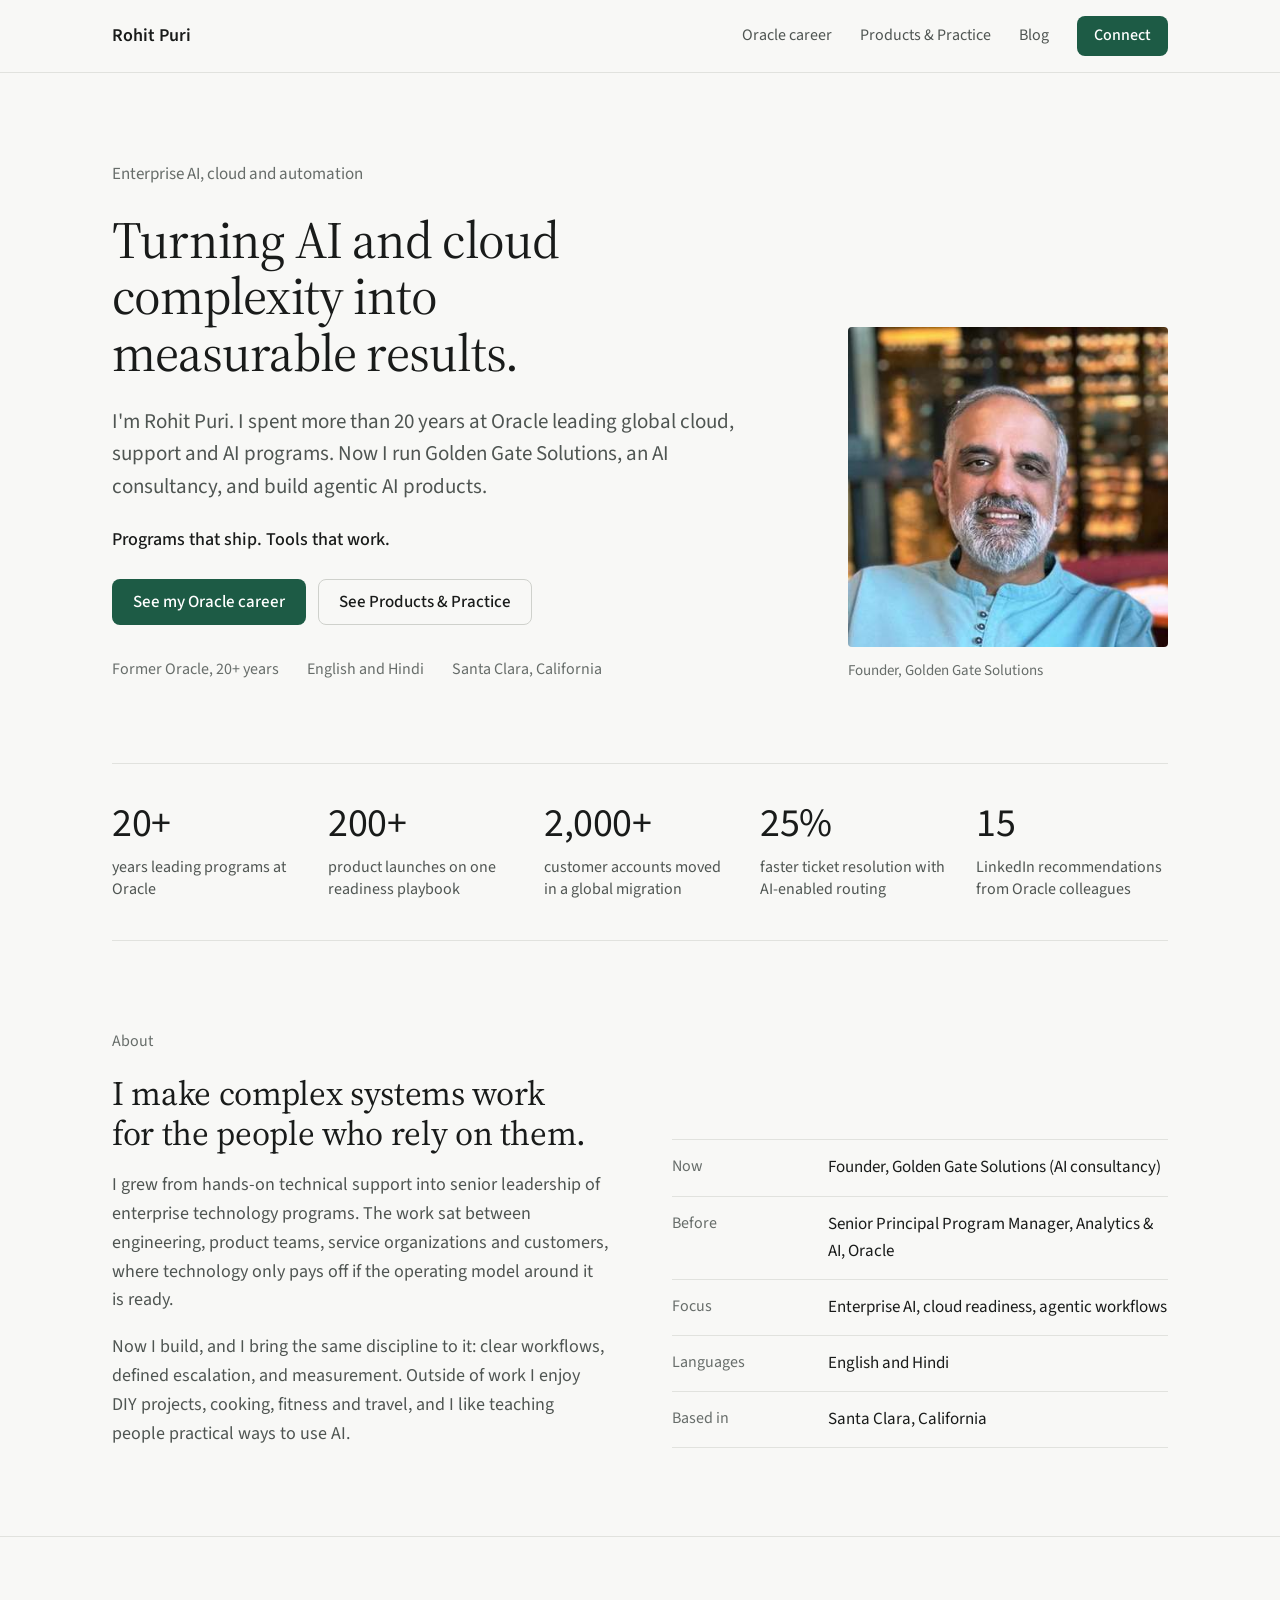
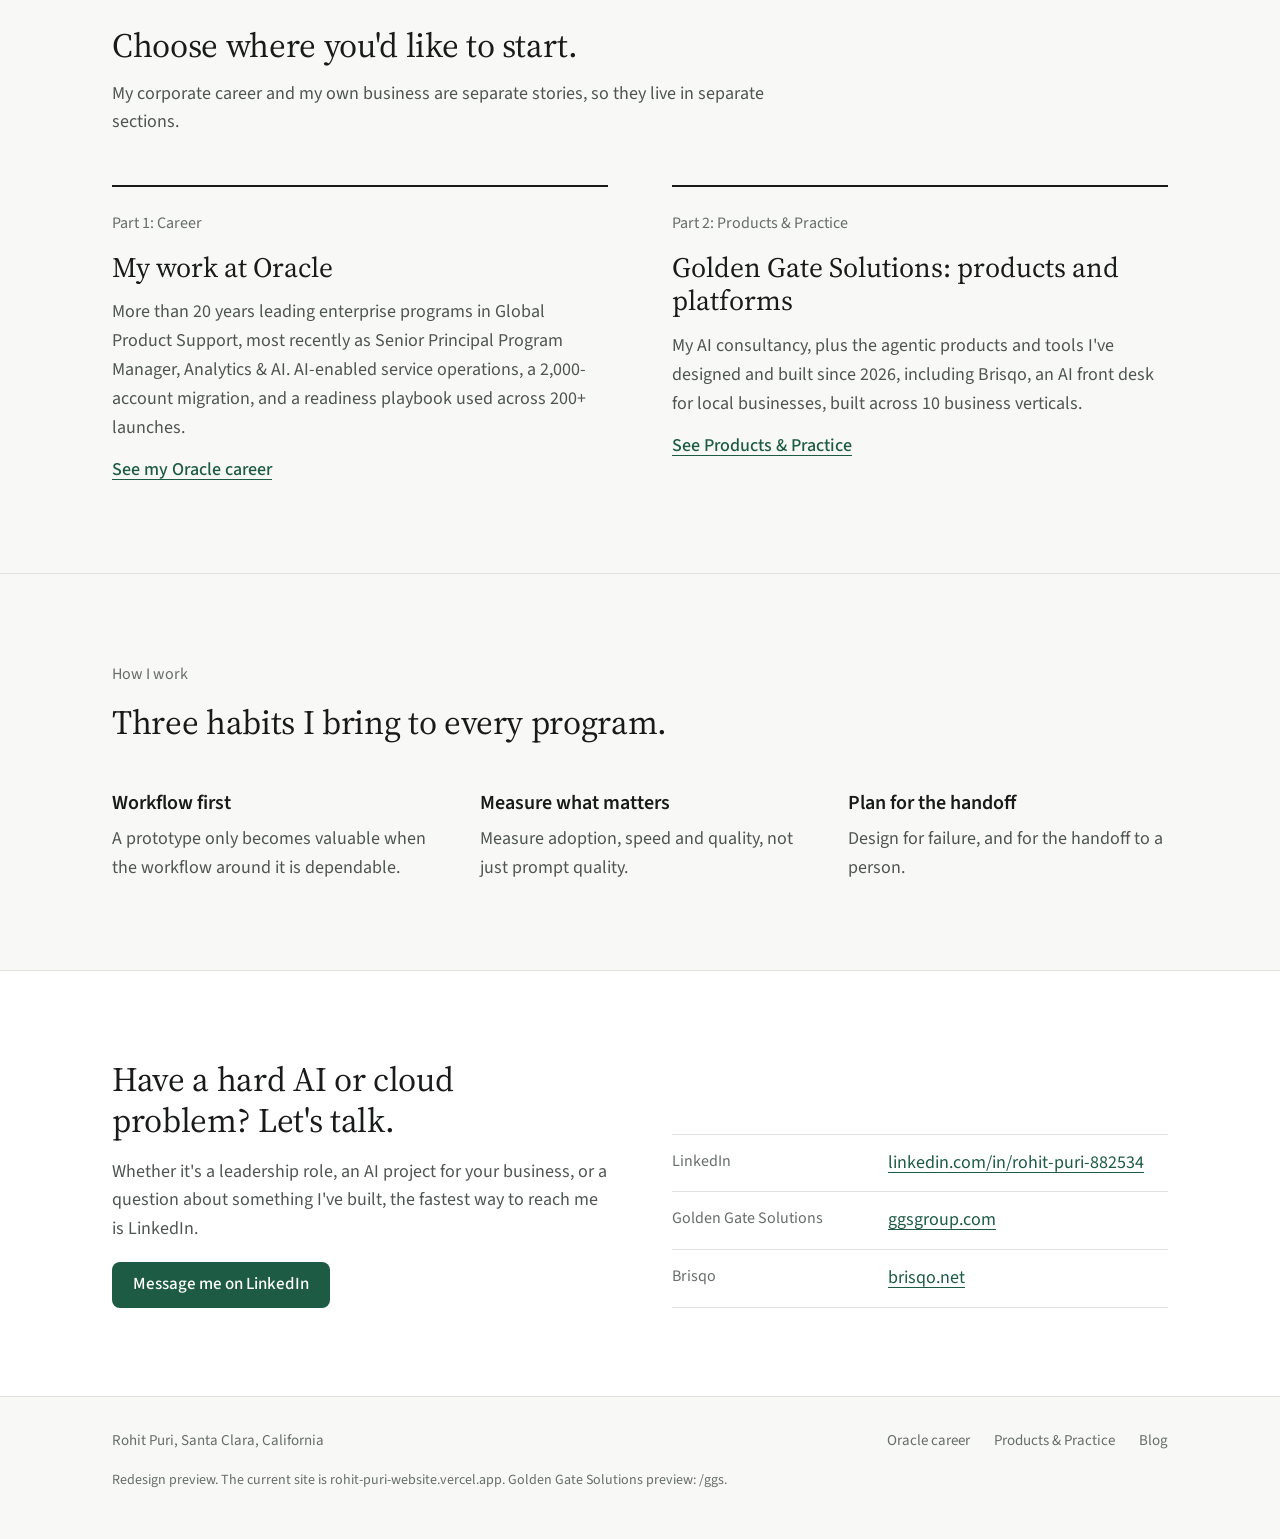
<file: index.html>
<!doctype html>
<html lang="en">
<head>
<meta charset="utf-8">
<meta name="viewport" content="width=device-width, initial-scale=1">
<meta name="robots" content="noindex">
<title>Rohit Puri</title>
<link rel="stylesheet" href="rohit.css">
</head>
<body>

<header class="nav">
  <div class="container">
    <a class="wordmark" href="/">Rohit Puri</a>
    <nav class="nav-links" aria-label="Main">
      <a href="/career">Oracle career</a>
      <a href="/products">Products &amp; Practice</a>
      <a href="/blog">Blog</a>
      <a class="btn btn-primary" href="https://www.linkedin.com/in/rohit-puri-882534/">Connect</a>
      <button class="nav-menu" type="button">Menu</button>
    </nav>
  </div>
</header>

<main>
  <section class="hero">
    <div class="container hero-grid">
      <div class="hero-text">
        <p class="kicker">Enterprise AI, cloud and automation</p>
        <h1>Turning AI and cloud complexity into measurable results.</h1>
        <p class="lede measure">I'm Rohit Puri. I spent more than 20 years at Oracle leading global cloud, support and AI programs. Now I run Golden Gate Solutions, an AI consultancy, and build agentic AI products.</p>
        <p class="tagline">Programs that ship. Tools that work.</p>
        <div class="actions">
          <a class="btn btn-primary" href="/career">See my Oracle career</a>
          <a class="btn btn-secondary" href="/products">See Products &amp; Practice</a>
        </div>
        <ul class="facts">
          <li>Former Oracle, 20+ years</li>
          <li>English and Hindi</li>
          <li>Santa Clara, California</li>
        </ul>
      </div>
      <figure class="portrait">
        <img src="/images/photo.jpg" alt="Portrait of Rohit Puri" width="380" height="380">
        <figcaption>Founder, Golden Gate Solutions</figcaption>
      </figure>
    </div>
  </section>

  <div class="container">
    <div class="stats" style="--cols:5">
      <div><div class="stat-value">20+</div><div class="stat-label">years leading programs at Oracle</div></div>
      <div><div class="stat-value">200+</div><div class="stat-label">product launches on one readiness playbook</div></div>
      <div><div class="stat-value">2,000+</div><div class="stat-label">customer accounts moved in a global migration</div></div>
      <div><div class="stat-value">25%</div><div class="stat-label">faster ticket resolution with AI-enabled routing</div></div>
      <div><div class="stat-value">15</div><div class="stat-label">LinkedIn recommendations from Oracle colleagues</div></div>
    </div>
  </div>

  <section class="section" style="border-top:0">
    <div class="container cols-2">
      <div class="stack">
        <p class="label">About</p>
        <h2>I make complex systems work for the people who rely on them.</h2>
        <p class="muted">I grew from hands-on technical support into senior leadership of enterprise technology programs. The work sat between engineering, product teams, service organizations and customers, where technology only pays off if the operating model around it is ready.</p>
        <p class="muted">Now I build, and I bring the same discipline to it: clear workflows, defined escalation, and measurement. Outside of work I enjoy DIY projects, cooking, fitness and travel, and I like teaching people practical ways to use AI.</p>
      </div>
      <dl class="facts-list" style="align-self:end">
        <div><dt>Now</dt><dd>Founder, Golden Gate Solutions (AI consultancy)</dd></div>
        <div><dt>Before</dt><dd>Senior Principal Program Manager, Analytics &amp; AI, Oracle</dd></div>
        <div><dt>Focus</dt><dd>Enterprise AI, cloud readiness, agentic workflows</dd></div>
        <div><dt>Languages</dt><dd>English and Hindi</dd></div>
        <div><dt>Based in</dt><dd>Santa Clara, California</dd></div>
      </dl>
    </div>
  </section>

  <section class="section">
    <div class="container">
      <div class="section-head">
        <h2>Choose where you'd like to start.</h2>
        <p class="muted">My corporate career and my own business are separate stories, so they live in separate sections.</p>
      </div>
      <div class="cols-2">
        <div class="path">
          <p class="label">Part 1: Career</p>
          <h3>My work at Oracle</h3>
          <p class="muted">More than 20 years leading enterprise programs in Global Product Support, most recently as Senior Principal Program Manager, Analytics &amp; AI. AI-enabled service operations, a 2,000-account migration, and a readiness playbook used across 200+ launches.</p>
          <p><a class="text-link" href="/career">See my Oracle career</a></p>
        </div>
        <div class="path">
          <p class="label">Part 2: Products &amp; Practice</p>
          <h3>Golden Gate Solutions: products and platforms</h3>
          <p class="muted">My AI consultancy, plus the agentic products and tools I've designed and built since 2026, including Brisqo, an AI front desk for local businesses, built across 10 business verticals.</p>
          <p><a class="text-link" href="/products">See Products &amp; Practice</a></p>
        </div>
      </div>
    </div>
  </section>

  <section class="section">
    <div class="container">
      <div class="section-head">
        <p class="label">How I work</p>
        <h2>Three habits I bring to every program.</h2>
      </div>
      <div class="cols-3">
        <div class="stack-sm">
          <h3>Workflow first</h3>
          <p class="muted">A prototype only becomes valuable when the workflow around it is dependable.</p>
        </div>
        <div class="stack-sm">
          <h3>Measure what matters</h3>
          <p class="muted">Measure adoption, speed and quality, not just prompt quality.</p>
        </div>
        <div class="stack-sm">
          <h3>Plan for the handoff</h3>
          <p class="muted">Design for failure, and for the handoff to a person.</p>
        </div>
      </div>
    </div>
  </section>

  <section class="section connect">
    <div class="container cols-2">
      <div class="stack">
        <h2>Have a hard AI or cloud problem? Let's talk.</h2>
        <p class="muted">Whether it's a leadership role, an AI project for your business, or a question about something I've built, the fastest way to reach me is LinkedIn.</p>
        <div class="actions"><a class="btn btn-primary" href="https://www.linkedin.com/in/rohit-puri-882534/">Message me on LinkedIn</a></div>
      </div>
      <dl class="contact-list" style="align-self:end">
        <div><dt>LinkedIn</dt><dd><a href="https://www.linkedin.com/in/rohit-puri-882534/">linkedin.com/in/rohit-puri-882534</a></dd></div>
        <div><dt>Golden Gate Solutions</dt><dd><a href="https://ggsgroup.com/">ggsgroup.com</a></dd></div>
        <div><dt>Brisqo</dt><dd><a href="https://www.brisqo.net/">brisqo.net</a></dd></div>
      </dl>
    </div>
  </section>
</main>

<footer class="footer">
  <div class="container">
    <span>Rohit Puri, Santa Clara, California</span>
    <nav aria-label="Footer">
      <a href="/career">Oracle career</a>
      <a href="/products">Products &amp; Practice</a>
      <a href="/blog">Blog</a>
    </nav>
    <p class="preview-note">Redesign preview. The current site is <a href="https://rohit-puri-website.vercel.app/">rohit-puri-website.vercel.app</a>. Golden Gate Solutions preview: <a href="/ggs">/ggs</a>.</p>
  </div>
</footer>

</body>
</html>
</file>
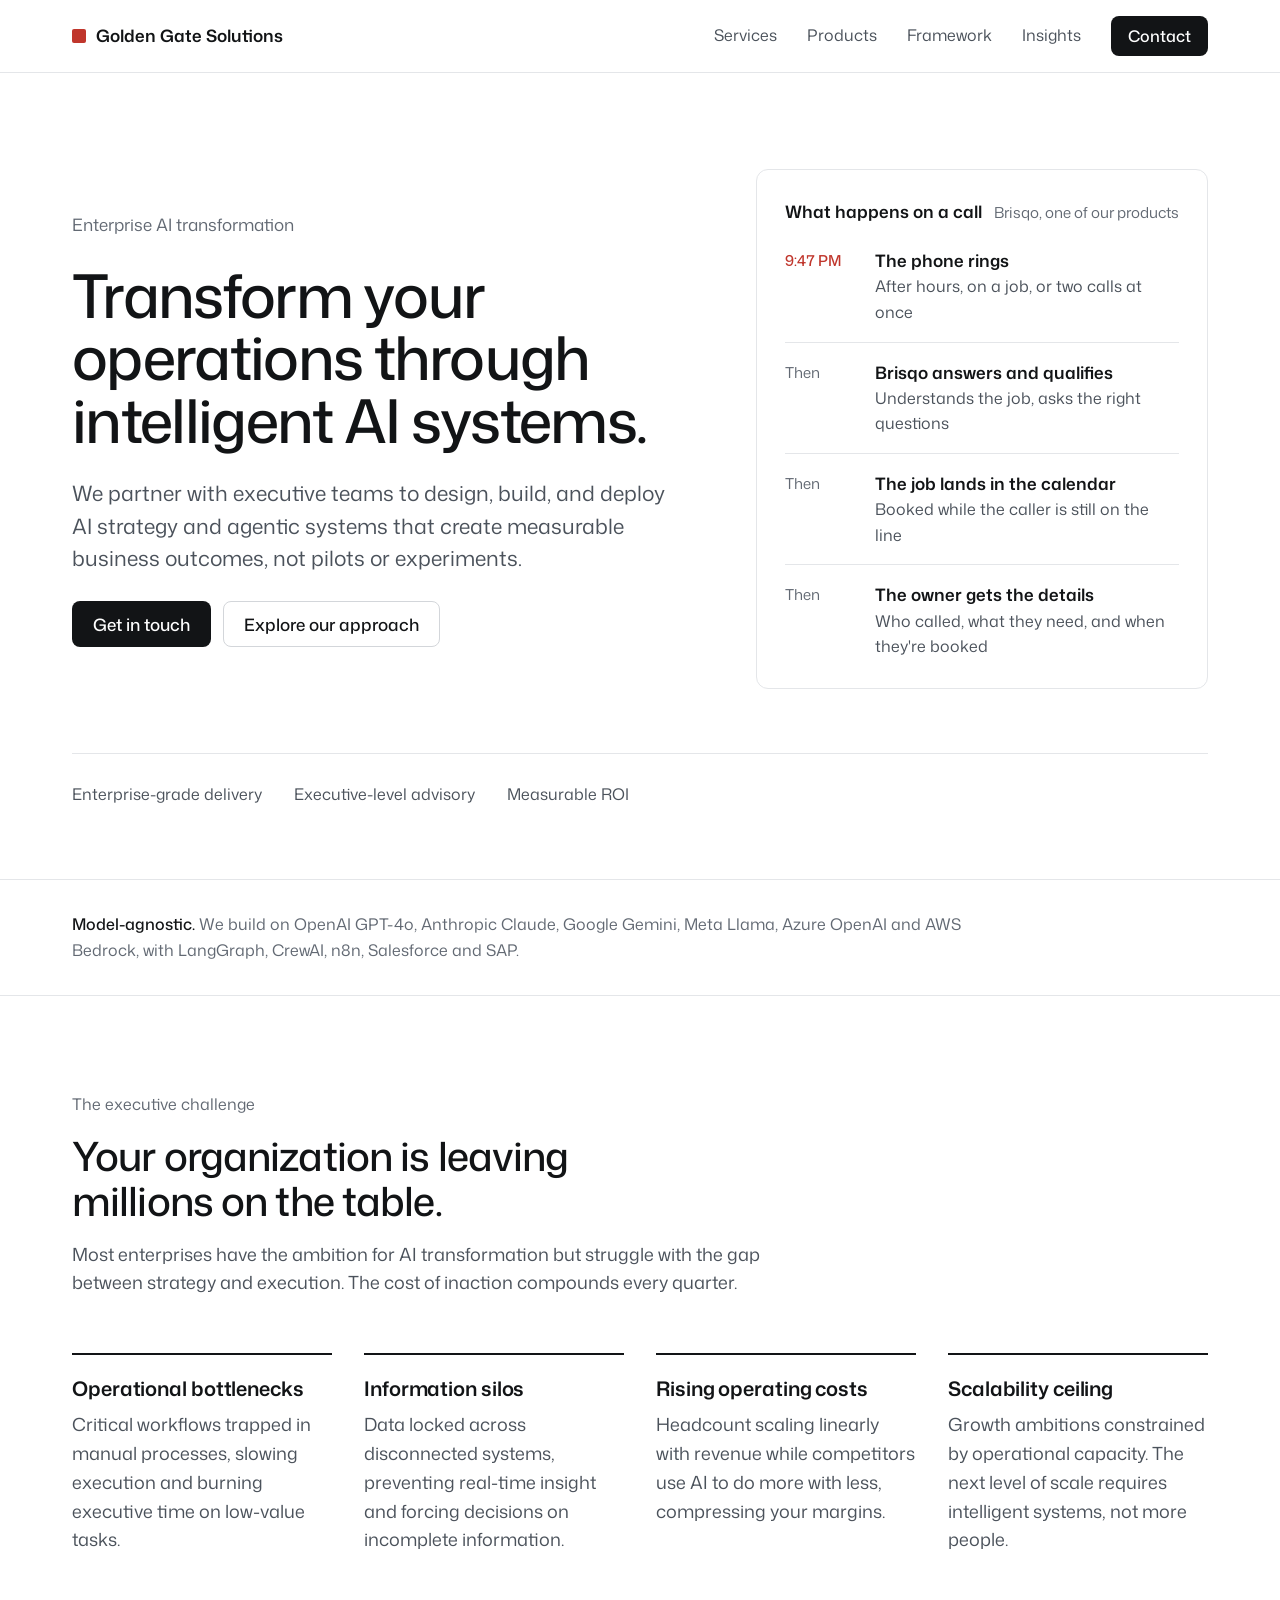
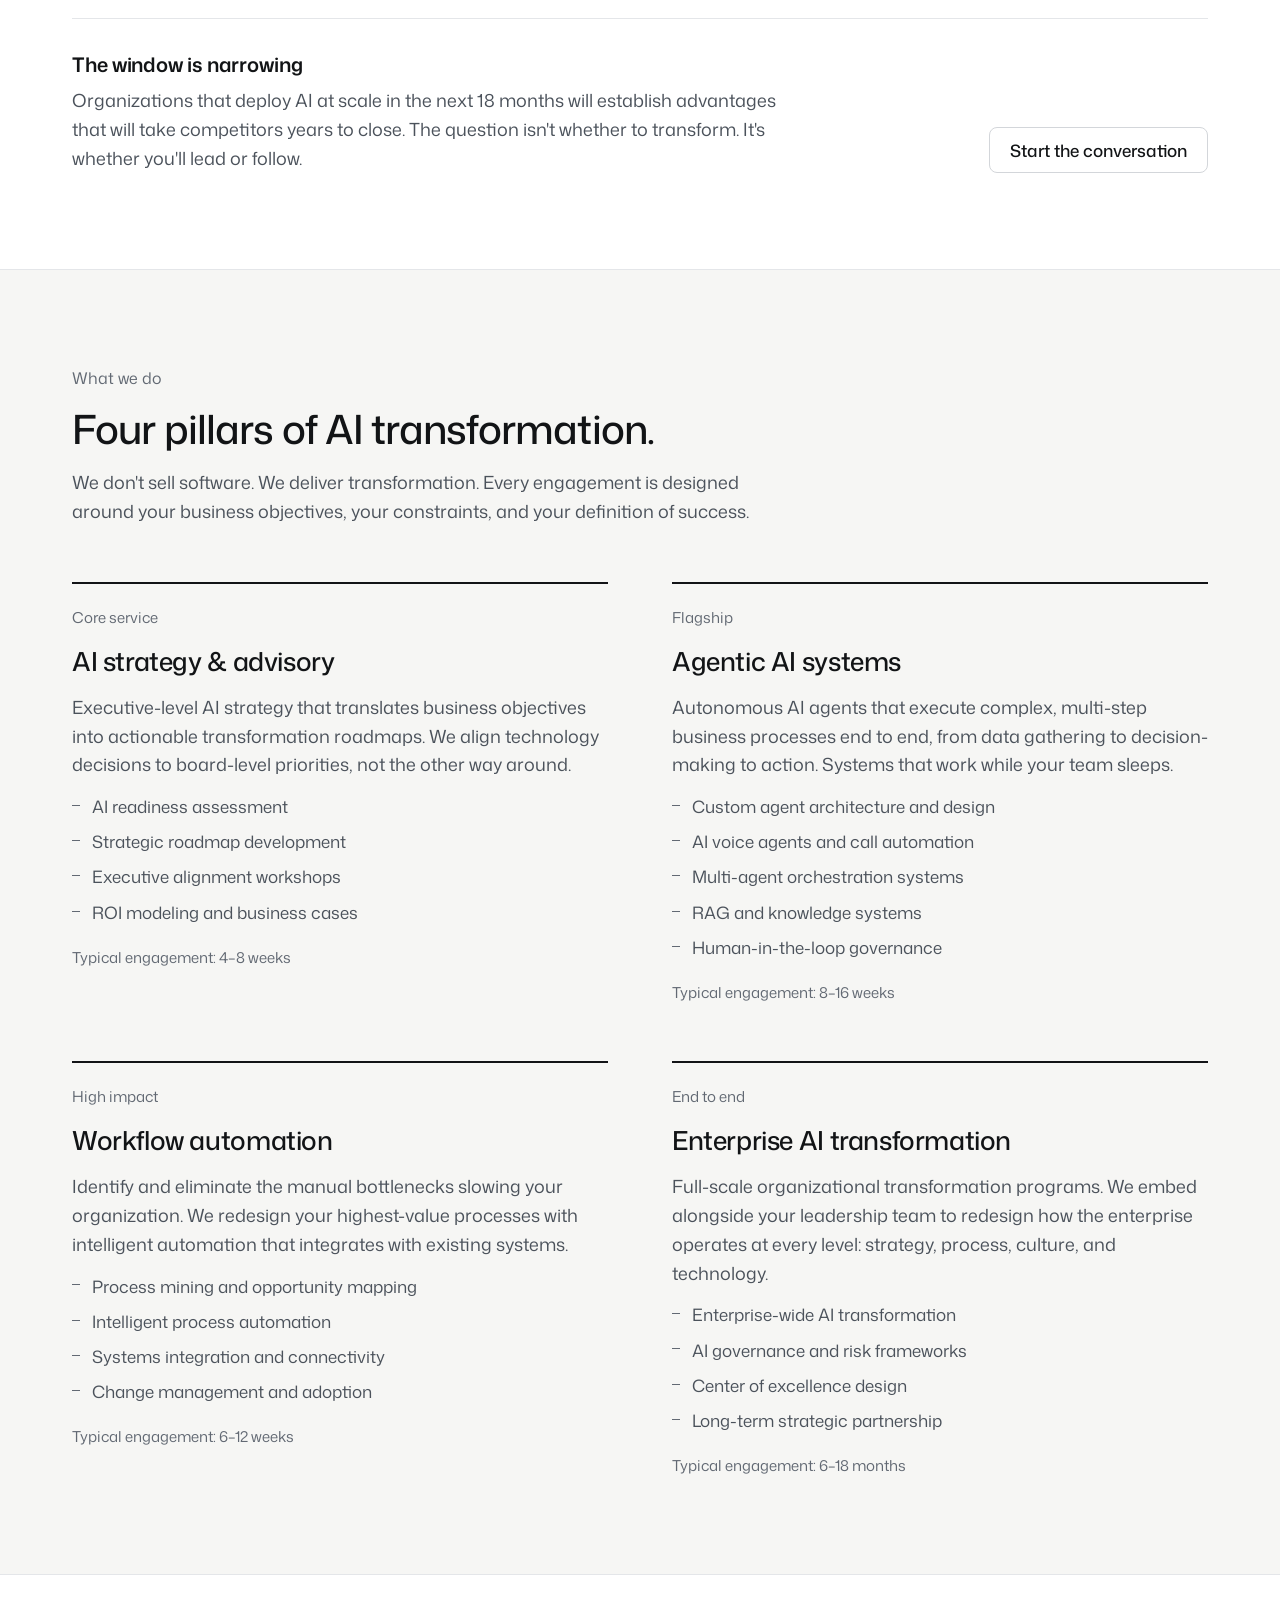
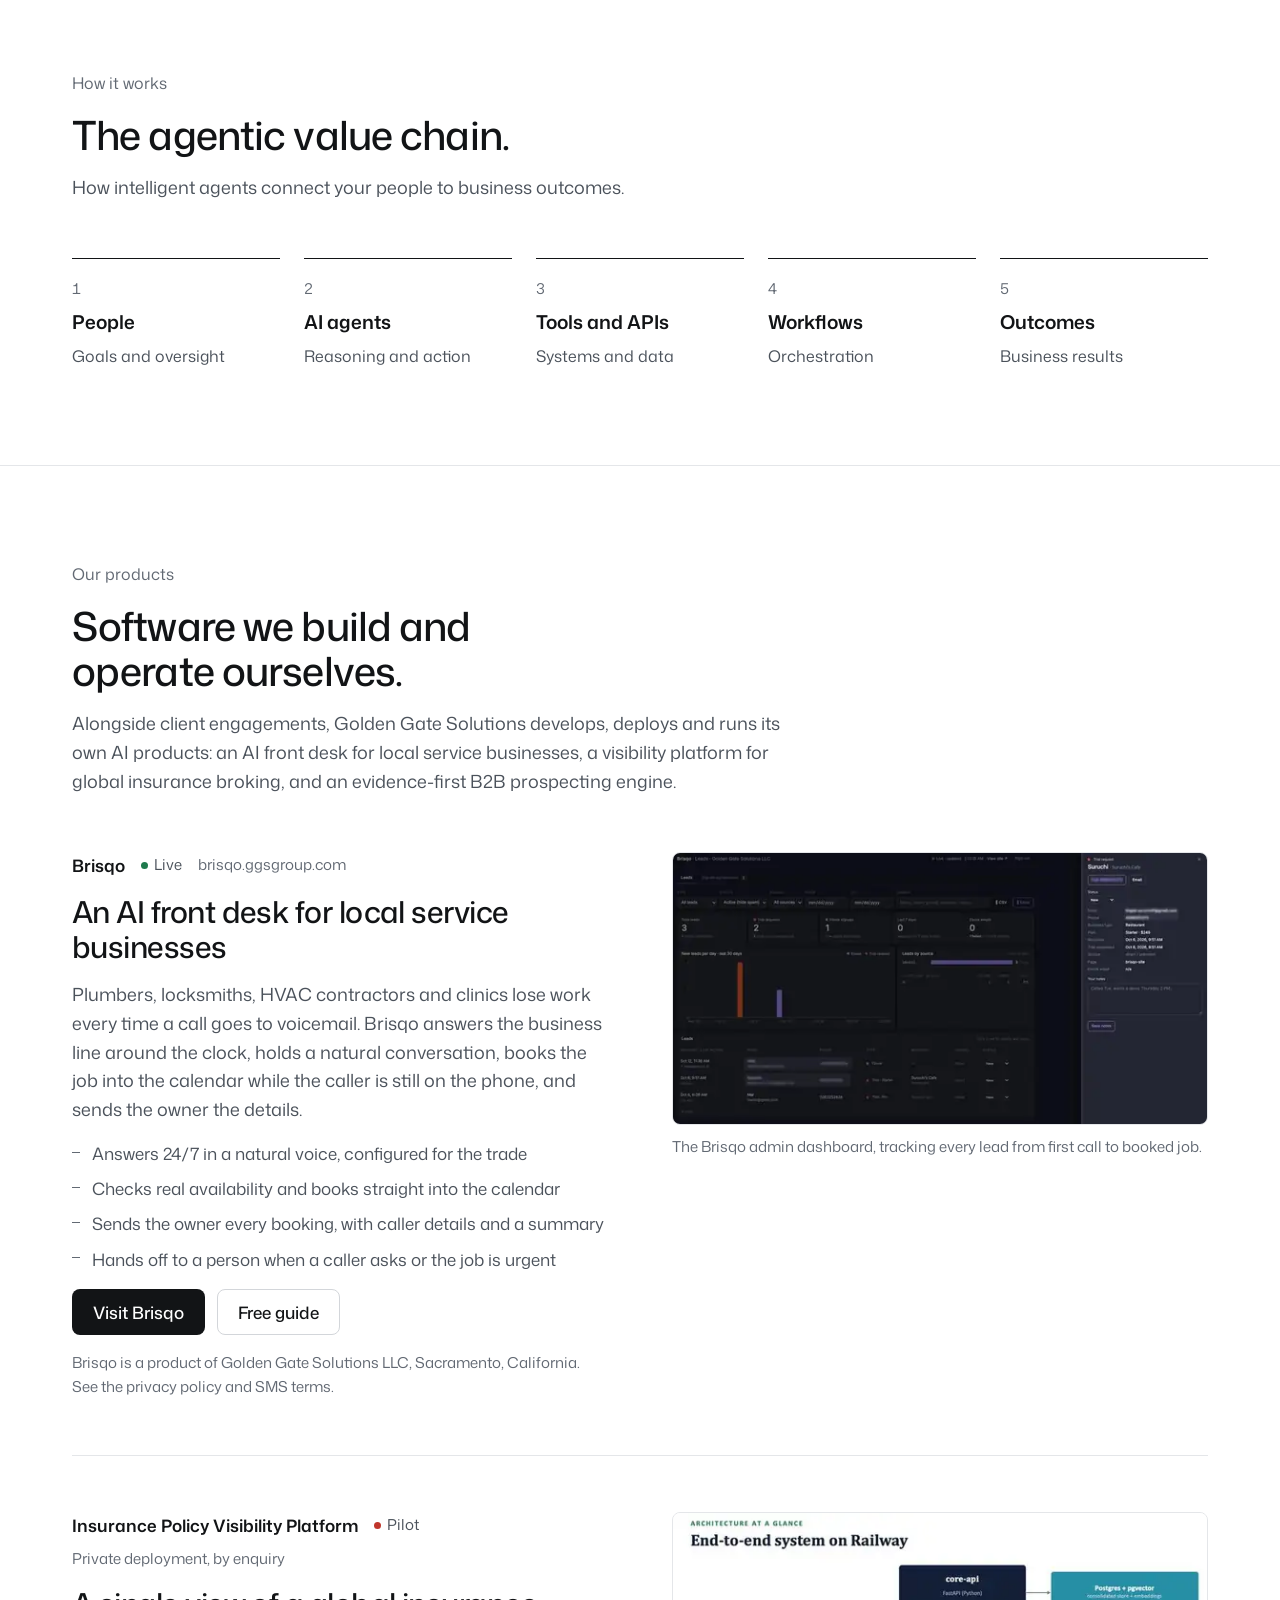
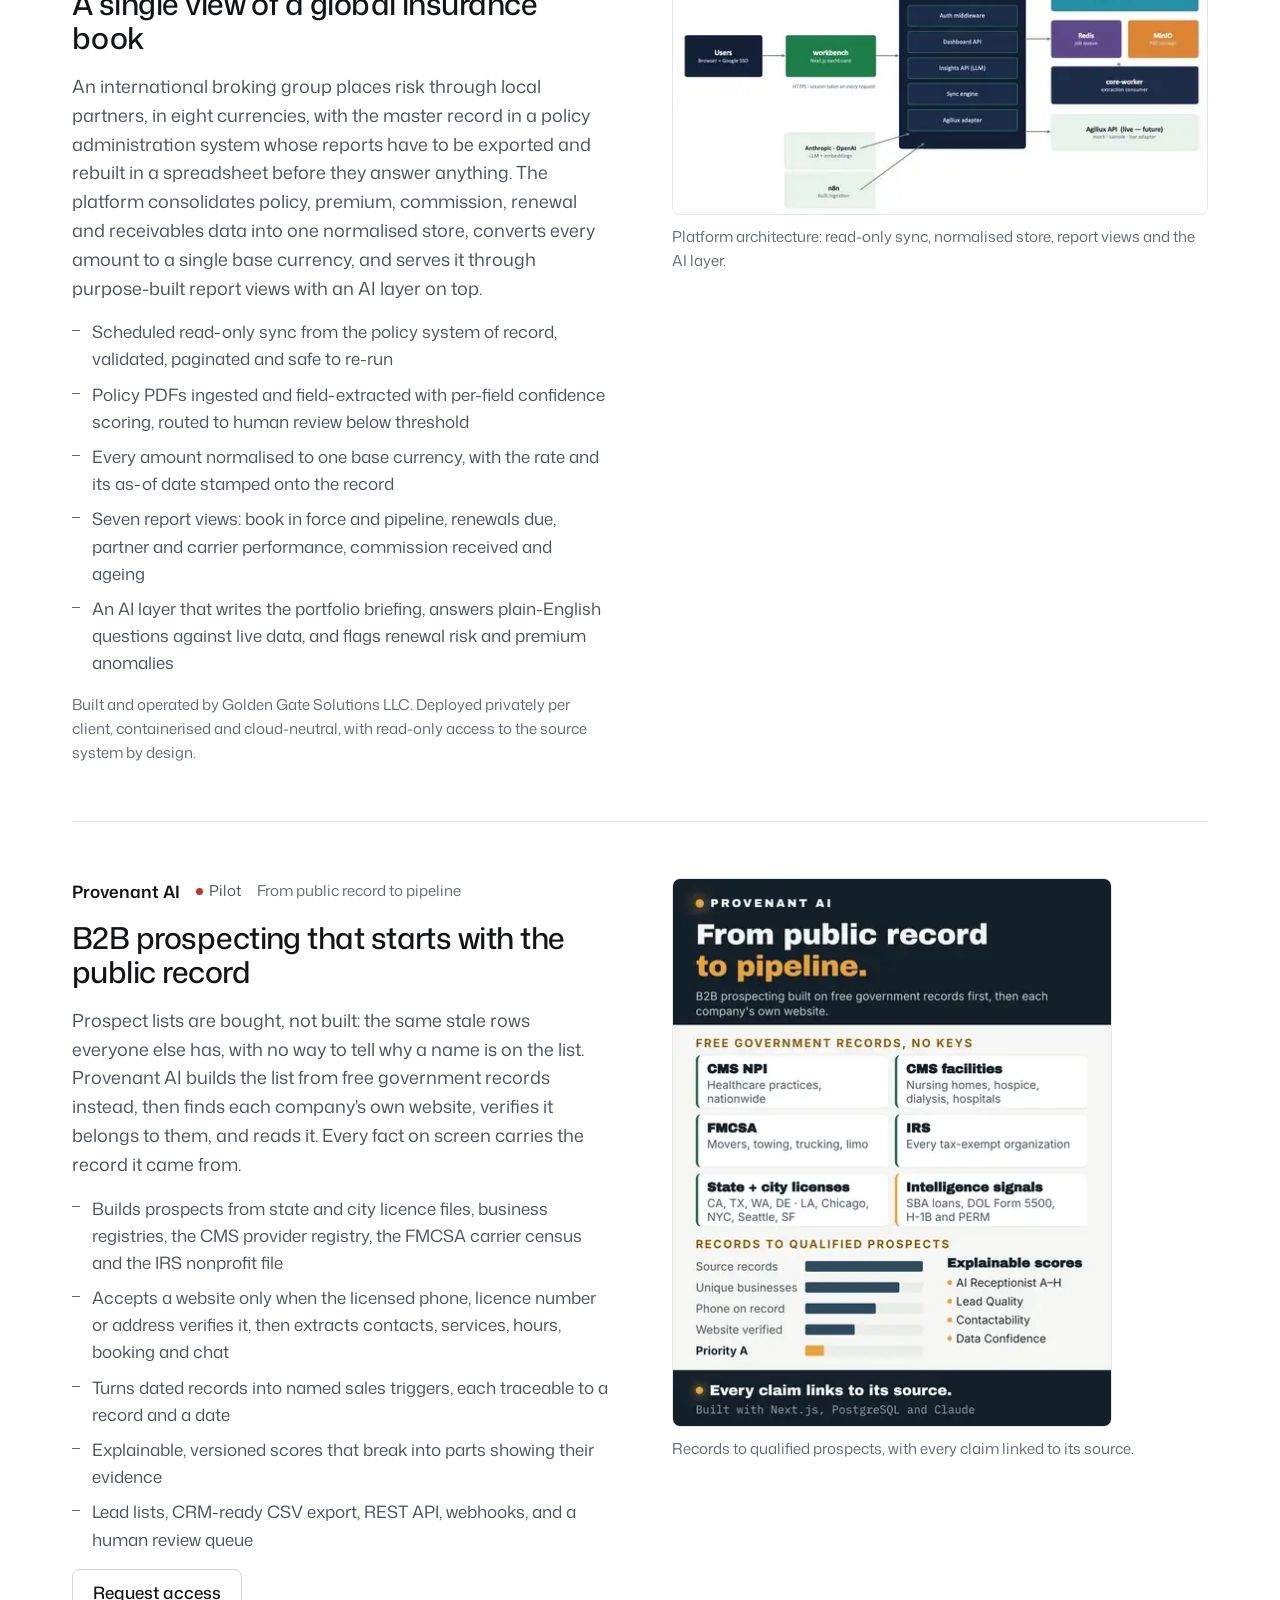
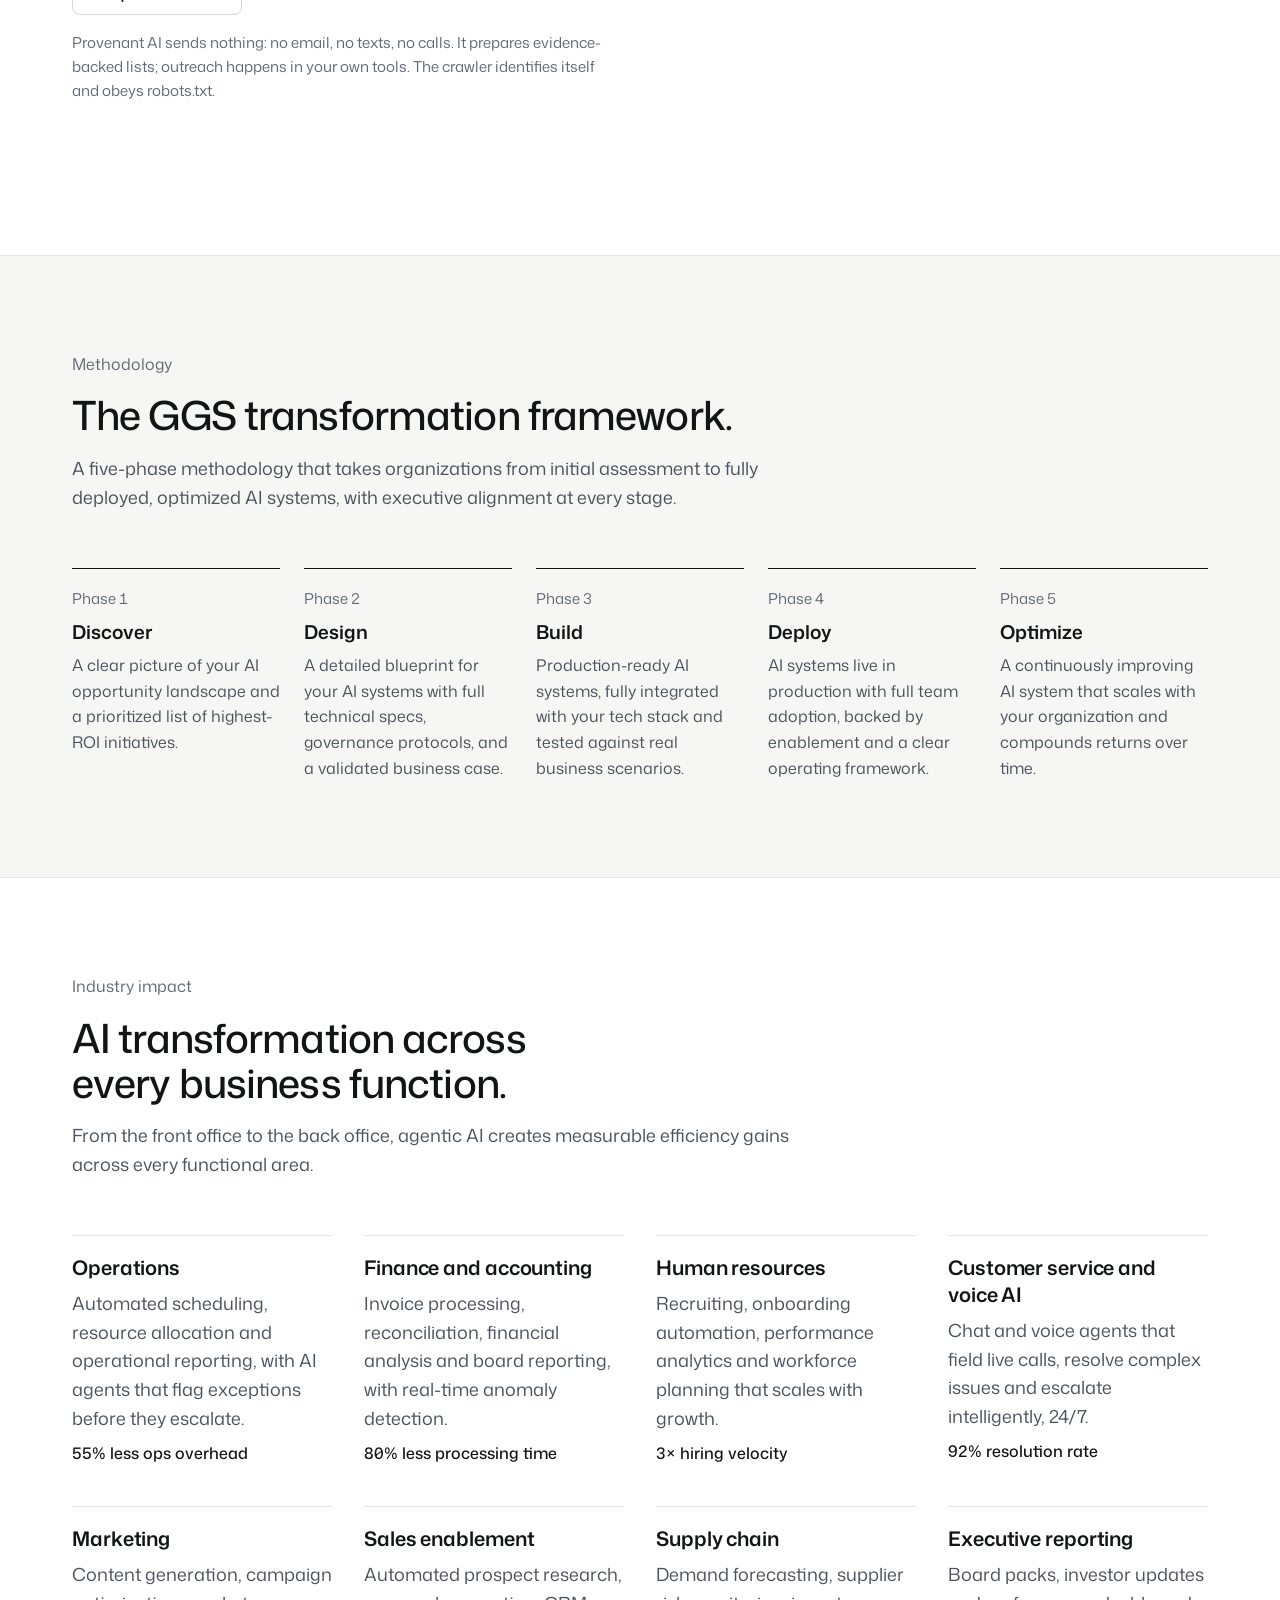
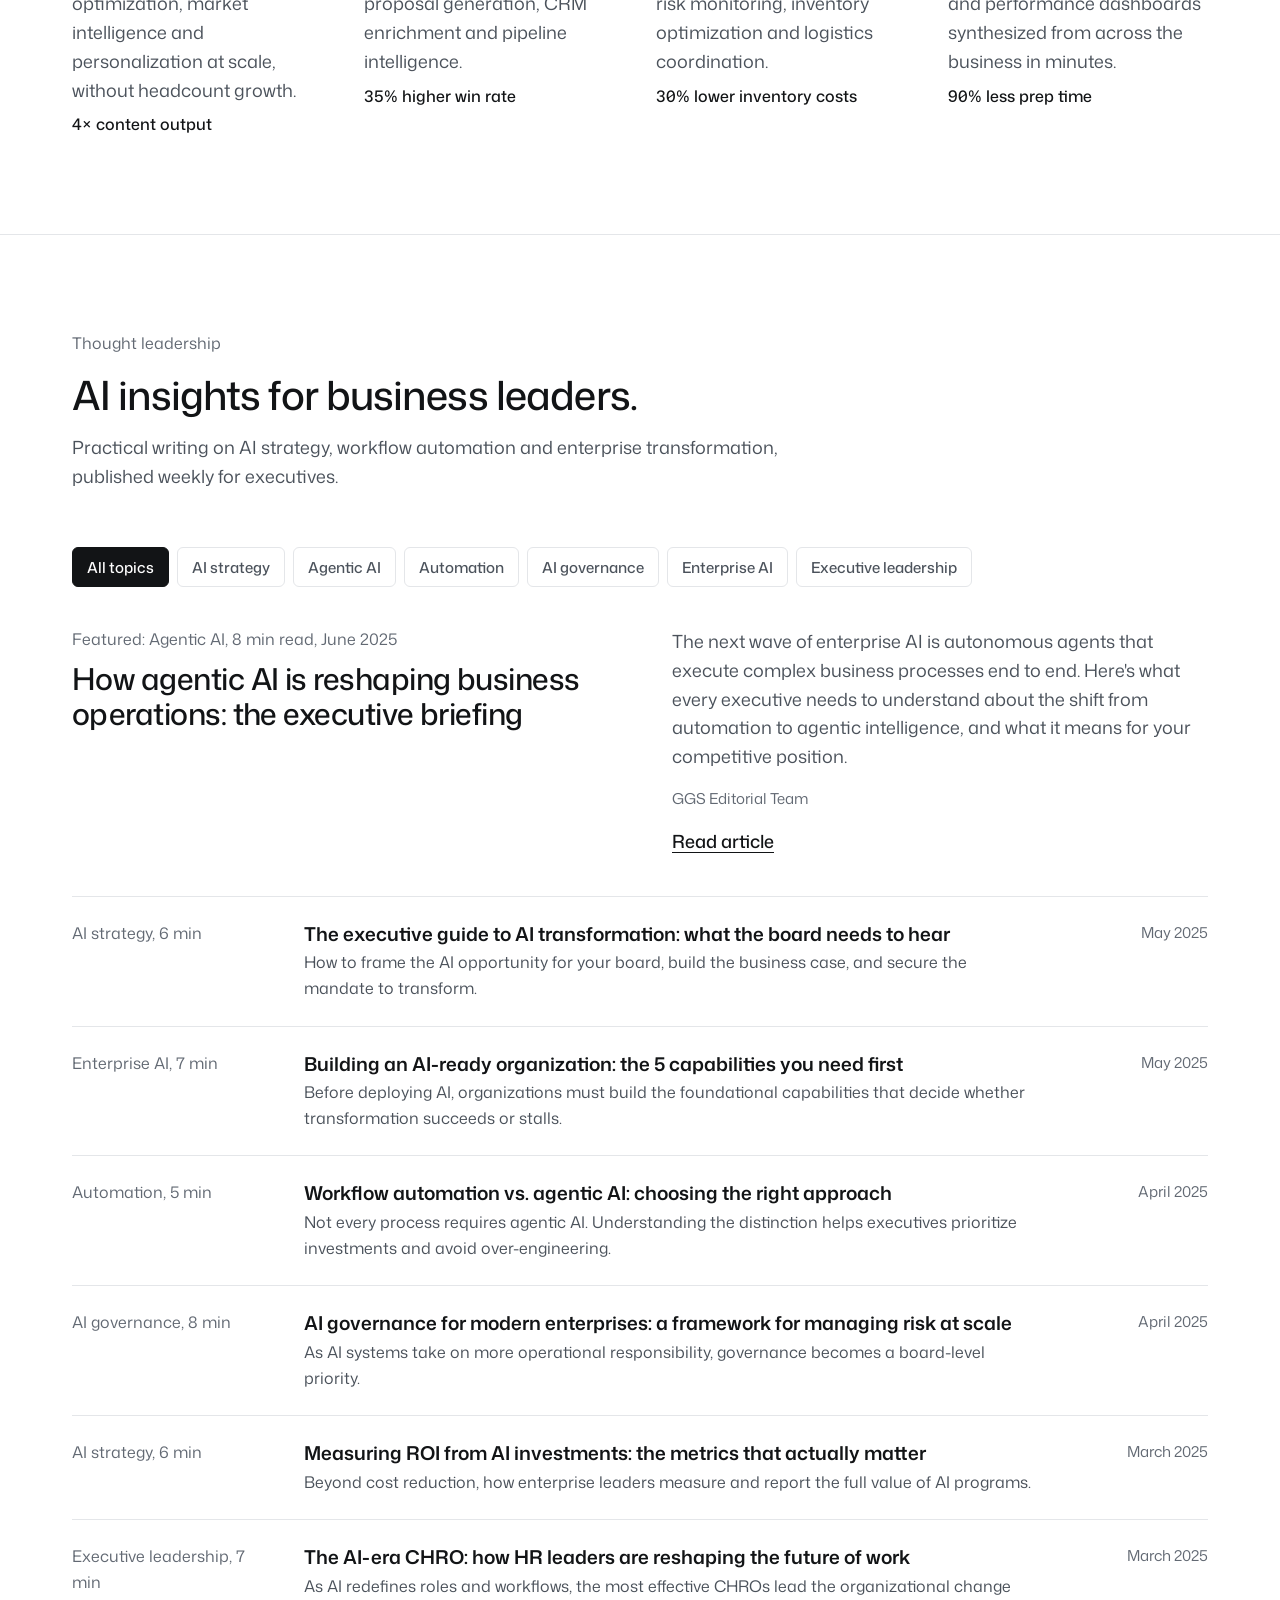
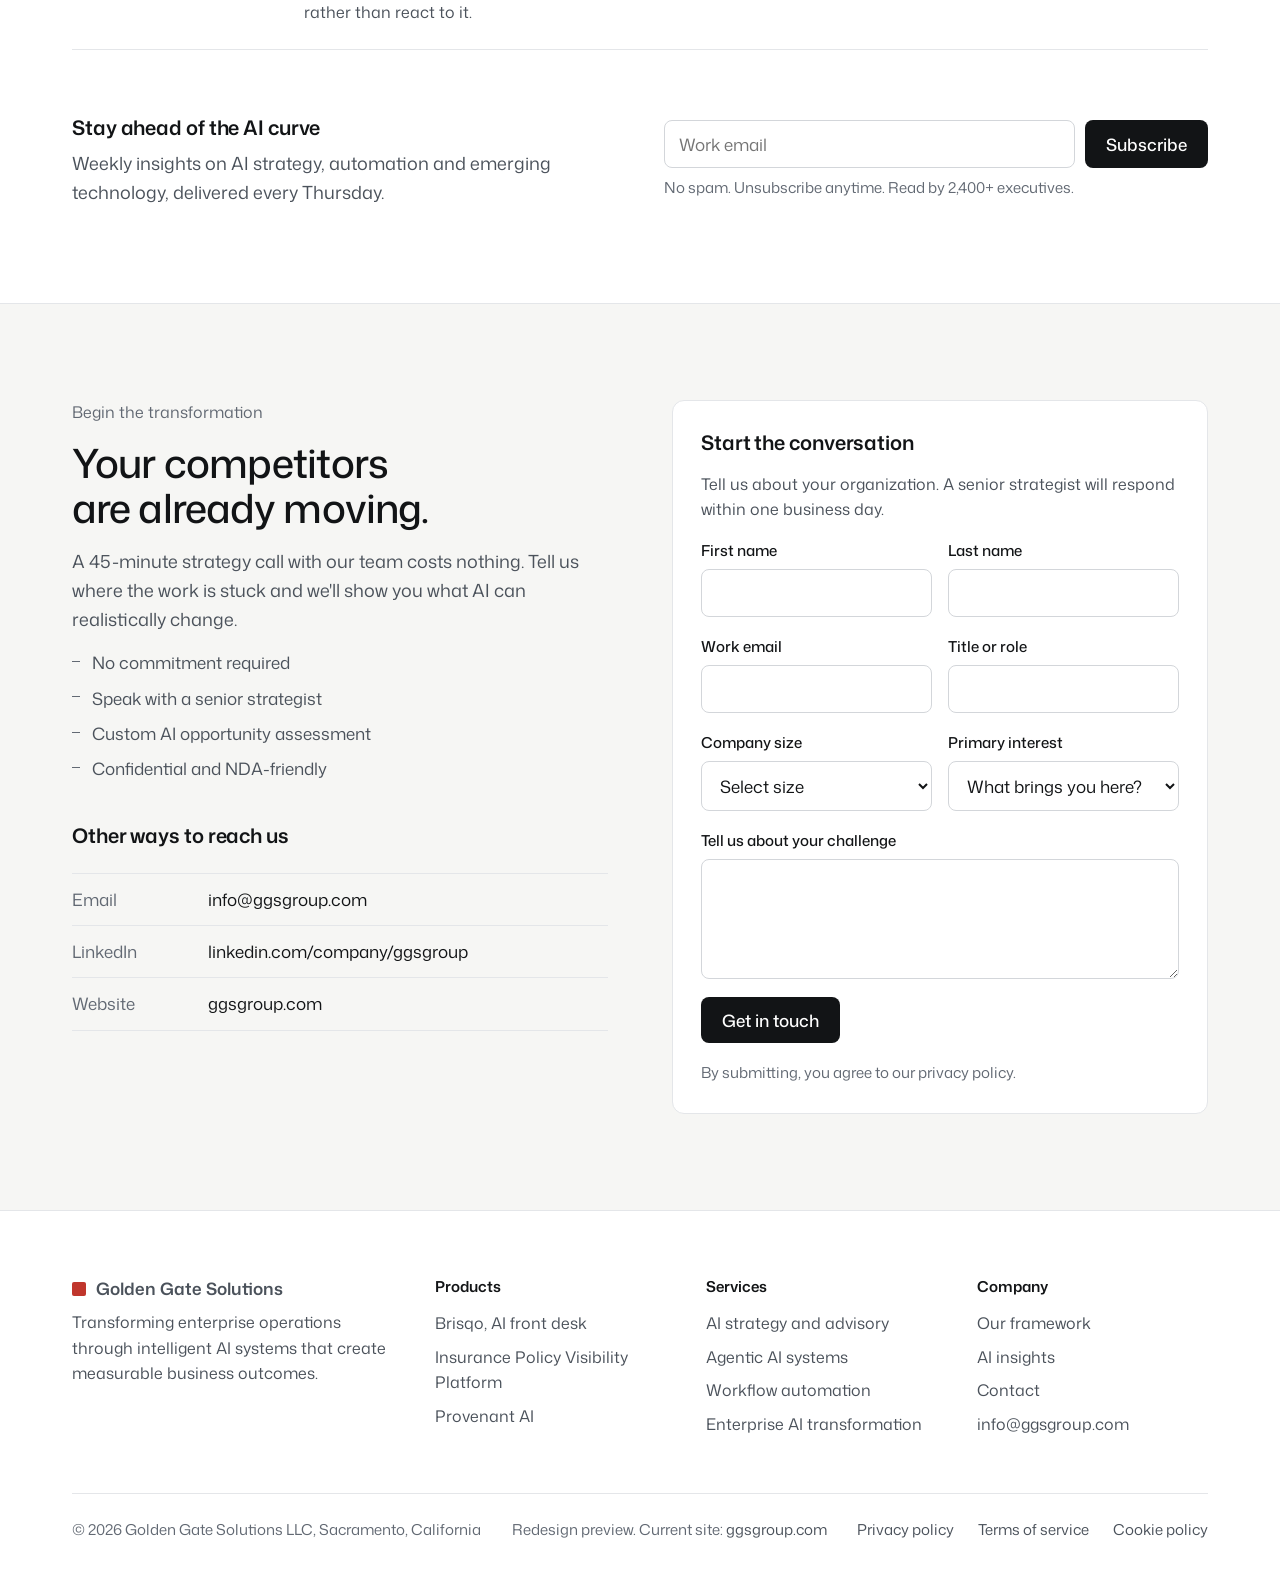
<file: ggs/index.html>
<!doctype html>
<html lang="en">
<head>
<meta charset="utf-8">
<meta name="viewport" content="width=device-width, initial-scale=1">
<meta name="robots" content="noindex">
<title>Golden Gate Solutions | AI consulting and automation systems</title>
<link rel="preconnect" href="https://fonts.googleapis.com">
<link rel="preconnect" href="https://fonts.gstatic.com" crossorigin>
<link rel="stylesheet" href="https://fonts.googleapis.com/css2?family=Mona+Sans:wght@400;500;600&display=swap">
<style>
/* Golden Gate Solutions: one typeface (Mona Sans), white page, one ink, International Orange
   (the Golden Gate Bridge's color) used only for the mark, live status and times. Hairlines, no cards. */
:root {
  --bg: #ffffff;
  --bg-2: #f6f6f4;
  --ink: #121416;
  --ink-2: #4b525b;
  --ink-3: #626973;
  --line: #e4e6e9;
  --orange: #c0362c;
  --green: #1f7a4d;
  --sans: "Mona Sans", -apple-system, "Segoe UI", system-ui, sans-serif;
}
* { box-sizing: border-box; }
html { -webkit-text-size-adjust: 100%; }
body { margin: 0; background: var(--bg); color: var(--ink); font-family: var(--sans); font-size: 18px; line-height: 1.6; -webkit-font-smoothing: antialiased; }
img { display: block; max-width: 100%; height: auto; }
a { color: inherit; }
h1, h2, h3, p, ul, ol, dl, dd, figure { margin: 0; }
ul, ol { padding: 0; list-style: none; }

.container { max-width: 1200px; margin: 0 auto; padding: 0 32px; }

/* Nav */
.nav { border-bottom: 1px solid var(--line); }
.nav .container { display: flex; align-items: center; justify-content: space-between; height: 72px; gap: 24px; }
.brand { display: inline-flex; align-items: center; gap: 10px; font-weight: 600; font-size: 17px; text-decoration: none; }
.brand-mark { width: 14px; height: 14px; background: var(--orange); border-radius: 2px; }
.nav-links { display: flex; align-items: center; gap: 30px; font-size: 16px; }
.nav-links a:not(.btn) { text-decoration: none; color: var(--ink-2); }
.nav-menu { display: none; font: 500 16px var(--sans); background: none; border: 1px solid var(--line); border-radius: 8px; min-height: 40px; padding: 0 14px; color: var(--ink); }

/* Type */
.kicker { font-size: 17px; color: var(--ink-3); }
h1 { font-size: 60px; font-weight: 500; line-height: 1.04; letter-spacing: -0.028em; text-wrap: balance; }
h2 { font-size: 40px; font-weight: 500; line-height: 1.12; letter-spacing: -0.022em; text-wrap: balance; }
h3 { font-size: 20px; font-weight: 600; line-height: 1.35; letter-spacing: -0.005em; }
.lede { font-size: 21px; line-height: 1.55; color: var(--ink-2); max-width: 600px; }
.muted { color: var(--ink-2); }
.label { font-size: 16px; color: var(--ink-3); }
.small { font-size: 15px; color: var(--ink-3); }

/* Buttons */
.actions { display: flex; flex-wrap: wrap; gap: 12px; }
.btn { display: inline-flex; align-items: center; min-height: 46px; padding: 0 20px; border-radius: 8px; font: 500 17px var(--sans); text-decoration: none; border: 1px solid transparent; cursor: pointer; transition: background-color 0.15s ease, border-color 0.15s ease; }
.btn-primary { background: var(--ink); color: #fff; }
.btn-primary:hover { background: #2a2e33; }
.btn-secondary { border-color: #d3d6da; color: var(--ink); background: transparent; }
.btn-secondary:hover { border-color: var(--ink-3); }
.nav .btn { min-height: 40px; padding: 0 16px; font-size: 16px; }
.text-link { font-weight: 500; text-decoration: underline; text-underline-offset: 4px; text-decoration-thickness: 1px; }

/* Layout */
.section { padding: 96px 0; border-top: 1px solid var(--line); }
.section.tint { background: var(--bg-2); }
.section-head { display: grid; gap: 16px; max-width: 720px; margin-bottom: 56px; }
.grid-2 { display: grid; grid-template-columns: repeat(2, minmax(0, 1fr)); gap: 56px 64px; }
.grid-4 { display: grid; grid-template-columns: repeat(4, minmax(0, 1fr)); gap: 40px 32px; }
.grid-5 { display: grid; grid-template-columns: repeat(5, minmax(0, 1fr)); gap: 24px; }
.stack { display: grid; gap: 16px; align-content: start; }
.stack-sm { display: grid; gap: 8px; align-content: start; }

/* Hero */
.hero { padding: 96px 0 72px; }
.hero-grid { display: grid; grid-template-columns: minmax(0, 1.15fr) minmax(0, 0.85fr); gap: 72px; align-items: center; }
.hero-text { display: grid; gap: 26px; }
.proof { display: flex; flex-wrap: wrap; gap: 10px 32px; padding-top: 28px; margin-top: 64px; border-top: 1px solid var(--line); font-size: 16px; color: var(--ink-2); }

.panel { background: var(--bg); border: 1px solid var(--line); border-radius: 12px; padding: 28px; }
.panel-head { display: flex; justify-content: space-between; gap: 12px; align-items: baseline; margin-bottom: 22px; }
.timeline { display: grid; }
.timeline li { display: grid; grid-template-columns: 76px 1fr; gap: 14px; padding: 16px 0; border-top: 1px solid var(--line); }
.timeline li:first-child { border-top: 0; padding-top: 0; }
.timeline li:last-child { padding-bottom: 0; }
.timeline .time { font-size: 15px; color: var(--ink-3); font-variant-numeric: tabular-nums; padding-top: 2px; }
.timeline .time.now { color: var(--orange); font-weight: 500; }
.timeline strong { display: block; font-size: 17px; font-weight: 600; }
.timeline span { display: block; font-size: 16px; color: var(--ink-2); }

.models { padding: 32px 0; border-top: 1px solid var(--line); }
.models p { font-size: 16px; color: var(--ink-3); max-width: 900px; }
.models strong { color: var(--ink); font-weight: 500; }

/* Challenge */
.challenge { border-top: 2px solid var(--ink); padding-top: 20px; }
.callout { display: grid; grid-template-columns: minmax(0, 1fr) auto; gap: 32px; align-items: end; margin-top: 64px; padding-top: 32px; border-top: 1px solid var(--line); }
.callout p { max-width: 720px; }

/* Services */
.service { display: grid; gap: 14px; align-content: start; border-top: 2px solid var(--ink); padding-top: 22px; }
.service .tag { font-size: 15px; color: var(--ink-3); }
.service h3 { font-size: 26px; font-weight: 500; letter-spacing: -0.015em; }
.ticks { display: grid; gap: 8px; }
.ticks li { position: relative; padding-left: 20px; font-size: 17px; color: var(--ink-2); }
.ticks li::before { content: ""; position: absolute; left: 0; top: 0.7em; width: 8px; height: 1px; background: var(--ink-3); }
.engagement { font-size: 15px; color: var(--ink-3); padding-top: 6px; }

/* Chain and phases */
.chain li, .phases li { display: grid; gap: 6px; align-content: start; padding-top: 18px; border-top: 1px solid var(--ink); }
.chain .n, .phases .n { font-size: 15px; color: var(--ink-3); font-variant-numeric: tabular-nums; }
.chain strong, .phases strong { font-size: 19px; font-weight: 600; }
.chain span, .phases span { font-size: 16px; color: var(--ink-2); }

/* Products */
.product { display: grid; grid-template-columns: minmax(0, 1fr) minmax(0, 1fr); gap: 64px; align-items: start; padding: 56px 0; border-top: 1px solid var(--line); }
.product:first-of-type { border-top: 0; padding-top: 0; }
.product-meta { display: flex; flex-wrap: wrap; align-items: center; gap: 8px 16px; font-size: 15px; color: var(--ink-3); }
.product-name { font-size: 17px; font-weight: 600; color: var(--ink); }
.status { display: inline-flex; align-items: center; gap: 6px; color: var(--ink-2); }
.status::before { content: ""; width: 7px; height: 7px; border-radius: 50%; background: var(--ink-3); }
.status.live::before { background: var(--green); }
.status.pilot::before { background: var(--orange); }
.product h3 { font-size: 30px; font-weight: 500; line-height: 1.15; letter-spacing: -0.018em; }
.figure img { width: 100%; border: 1px solid var(--line); border-radius: 8px; background: #fff; }
.figure figcaption { margin-top: 10px; font-size: 15px; color: var(--ink-3); }

/* Functions */
.fn { display: grid; gap: 8px; align-content: start; padding-top: 18px; border-top: 1px solid var(--line); }
.fn .metric { font-size: 16px; font-weight: 500; font-variant-numeric: tabular-nums; }

/* Insights */
.topics { display: flex; flex-wrap: wrap; gap: 8px; margin-bottom: 40px; }
.topics button { font: 500 15px var(--sans); color: var(--ink-2); background: transparent; border: 1px solid var(--line); border-radius: 6px; min-height: 40px; padding: 0 14px; cursor: pointer; }
.topics button[aria-pressed="true"] { color: #fff; background: var(--ink); border-color: var(--ink); }
.featured { display: grid; grid-template-columns: minmax(0, 1fr) minmax(0, 1fr); gap: 64px; padding-bottom: 40px; }
.featured h3 { font-size: 30px; font-weight: 500; line-height: 1.18; letter-spacing: -0.018em; }
.articles { border-top: 1px solid var(--line); }
.article { display: grid; grid-template-columns: 200px minmax(0, 1fr) 140px; gap: 32px; padding: 24px 0; border-bottom: 1px solid var(--line); }
.article h4 { margin: 0 0 4px; font-size: 19px; font-weight: 600; line-height: 1.35; }
.article p { font-size: 16px; color: var(--ink-2); }
.article .date { font-size: 15px; color: var(--ink-3); text-align: right; }
.newsletter { display: grid; grid-template-columns: minmax(0, 1fr) minmax(0, 1fr); gap: 48px; align-items: center; margin-top: 64px; }
.subscribe { display: flex; gap: 10px; }
.subscribe input { flex: 1; min-width: 0; }

/* Contact */
.form { display: grid; grid-template-columns: repeat(2, minmax(0, 1fr)); gap: 18px 16px; }
.field { display: grid; gap: 6px; }
.field.full { grid-column: 1 / -1; }
.field label { font-size: 15px; font-weight: 500; }
input, select, textarea { font: 400 17px var(--sans); color: var(--ink); background: #fff; border: 1px solid #d3d6da; border-radius: 8px; padding: 11px 14px; min-height: 46px; width: 100%; }
textarea { min-height: 120px; resize: vertical; }
input:focus, select:focus, textarea:focus { outline: 2px solid var(--ink); outline-offset: 0; border-color: var(--ink); }
.reach { display: grid; border-top: 1px solid var(--line); margin-top: 8px; }
.reach div { display: grid; grid-template-columns: 120px 1fr; gap: 16px; padding: 12px 0; border-bottom: 1px solid var(--line); font-size: 17px; }
.reach dt { color: var(--ink-3); }

/* Footer */
.footer { padding: 64px 0 40px; border-top: 1px solid var(--line); font-size: 16px; }
.footer-grid { display: grid; grid-template-columns: 1.4fr 1fr 1fr 1fr; gap: 40px; }
.footer h4 { margin: 0 0 12px; font-size: 15px; font-weight: 600; }
.footer ul { display: grid; gap: 8px; }
.footer a { text-decoration: none; color: var(--ink-2); }
.footer-bottom { display: flex; justify-content: space-between; flex-wrap: wrap; gap: 16px; margin-top: 56px; padding-top: 24px; border-top: 1px solid var(--line); font-size: 15px; color: var(--ink-3); }
.footer-bottom nav { display: flex; gap: 24px; }

a:focus-visible, button:focus-visible { outline: 2px solid var(--ink); outline-offset: 3px; border-radius: 4px; }

@media (max-width: 960px) {
  .container { padding: 0 20px; }
  .nav-links { gap: 10px; }
  .nav-links a:not(.btn) { display: none; }
  .nav-menu { display: inline-flex; align-items: center; }
  h1 { font-size: 40px; }
  h2 { font-size: 30px; }
  .lede { font-size: 19px; }
  .hero { padding: 48px 0 48px; }
  .proof { margin-top: 40px; }
  .section { padding: 64px 0; }
  .section-head { margin-bottom: 40px; }
  .hero-grid, .grid-2, .product, .featured, .newsletter, .callout { grid-template-columns: minmax(0, 1fr); gap: 32px; }
  .reach div { grid-template-columns: 1fr; gap: 2px; }
  .grid-4 { grid-template-columns: 1fr 1fr; gap: 32px 20px; }
  .grid-5 { grid-template-columns: 1fr; gap: 20px; }
  .product h3, .featured h3 { font-size: 25px; }
  .article { grid-template-columns: 1fr; gap: 6px; }
  .article .date { text-align: left; }
  .footer-grid { grid-template-columns: 1fr 1fr; }
  .panel { padding: 22px; }
}
@media (max-width: 560px) {
  .grid-4 { grid-template-columns: 1fr; }
  .form { grid-template-columns: 1fr; }
  .subscribe { flex-direction: column; }
  .footer-grid { grid-template-columns: 1fr; }
}
</style>
</head>
<body>

<header class="nav">
  <div class="container">
    <a class="brand" href="/ggs"><span class="brand-mark" aria-hidden="true"></span>Golden Gate Solutions</a>
    <nav class="nav-links" aria-label="Main">
      <a href="#services">Services</a>
      <a href="#products">Products</a>
      <a href="#framework">Framework</a>
      <a href="#insights">Insights</a>
      <a class="btn btn-primary" href="#contact">Contact</a>
      <button class="nav-menu" type="button">Menu</button>
    </nav>
  </div>
</header>

<main>
  <section class="hero">
    <div class="container">
      <div class="hero-grid">
        <div class="hero-text">
          <p class="kicker">Enterprise AI transformation</p>
          <h1>Transform your operations through intelligent AI systems.</h1>
          <p class="lede">We partner with executive teams to design, build, and deploy AI strategy and agentic systems that create measurable business outcomes, not pilots or experiments.</p>
          <div class="actions">
            <a class="btn btn-primary" href="#contact">Get in touch</a>
            <a class="btn btn-secondary" href="#framework">Explore our approach</a>
          </div>
        </div>
        <div class="panel">
          <div class="panel-head">
            <span class="product-name">What happens on a call</span>
            <span class="small">Brisqo, one of our products</span>
          </div>
          <ol class="timeline">
            <li><span class="time now">9:47 PM</span><div><strong>The phone rings</strong><span>After hours, on a job, or two calls at once</span></div></li>
            <li><span class="time">Then</span><div><strong>Brisqo answers and qualifies</strong><span>Understands the job, asks the right questions</span></div></li>
            <li><span class="time">Then</span><div><strong>The job lands in the calendar</strong><span>Booked while the caller is still on the line</span></div></li>
            <li><span class="time">Then</span><div><strong>The owner gets the details</strong><span>Who called, what they need, and when they're booked</span></div></li>
          </ol>
        </div>
      </div>
      <ul class="proof">
        <li>Enterprise-grade delivery</li>
        <li>Executive-level advisory</li>
        <li>Measurable ROI</li>
      </ul>
    </div>
  </section>

  <div class="models">
    <div class="container">
      <p><strong>Model-agnostic.</strong> We build on OpenAI GPT-4o, Anthropic Claude, Google Gemini, Meta Llama, Azure OpenAI and AWS Bedrock, with LangGraph, CrewAI, n8n, Salesforce and SAP.</p>
    </div>
  </div>

  <section class="section">
    <div class="container">
      <div class="section-head">
        <p class="label">The executive challenge</p>
        <h2>Your organization is leaving millions on the table.</h2>
        <p class="muted">Most enterprises have the ambition for AI transformation but struggle with the gap between strategy and execution. The cost of inaction compounds every quarter.</p>
      </div>
      <div class="grid-4">
        <div class="challenge stack-sm"><h3>Operational bottlenecks</h3><p class="muted">Critical workflows trapped in manual processes, slowing execution and burning executive time on low-value tasks.</p></div>
        <div class="challenge stack-sm"><h3>Information silos</h3><p class="muted">Data locked across disconnected systems, preventing real-time insight and forcing decisions on incomplete information.</p></div>
        <div class="challenge stack-sm"><h3>Rising operating costs</h3><p class="muted">Headcount scaling linearly with revenue while competitors use AI to do more with less, compressing your margins.</p></div>
        <div class="challenge stack-sm"><h3>Scalability ceiling</h3><p class="muted">Growth ambitions constrained by operational capacity. The next level of scale requires intelligent systems, not more people.</p></div>
      </div>
      <div class="callout">
        <div class="stack-sm">
          <h3>The window is narrowing</h3>
          <p class="muted">Organizations that deploy AI at scale in the next 18 months will establish advantages that will take competitors years to close. The question isn't whether to transform. It's whether you'll lead or follow.</p>
        </div>
        <a class="btn btn-secondary" href="#contact">Start the conversation</a>
      </div>
    </div>
  </section>

  <section class="section tint" id="services">
    <div class="container">
      <div class="section-head">
        <p class="label">What we do</p>
        <h2>Four pillars of AI transformation.</h2>
        <p class="muted">We don't sell software. We deliver transformation. Every engagement is designed around your business objectives, your constraints, and your definition of success.</p>
      </div>
      <div class="grid-2">
        <article class="service">
          <p class="tag">Core service</p>
          <h3>AI strategy &amp; advisory</h3>
          <p class="muted">Executive-level AI strategy that translates business objectives into actionable transformation roadmaps. We align technology decisions to board-level priorities, not the other way around.</p>
          <ul class="ticks"><li>AI readiness assessment</li><li>Strategic roadmap development</li><li>Executive alignment workshops</li><li>ROI modeling and business cases</li></ul>
          <p class="engagement">Typical engagement: 4–8 weeks</p>
        </article>
        <article class="service">
          <p class="tag">Flagship</p>
          <h3>Agentic AI systems</h3>
          <p class="muted">Autonomous AI agents that execute complex, multi-step business processes end to end, from data gathering to decision-making to action. Systems that work while your team sleeps.</p>
          <ul class="ticks"><li>Custom agent architecture and design</li><li>AI voice agents and call automation</li><li>Multi-agent orchestration systems</li><li>RAG and knowledge systems</li><li>Human-in-the-loop governance</li></ul>
          <p class="engagement">Typical engagement: 8–16 weeks</p>
        </article>
        <article class="service">
          <p class="tag">High impact</p>
          <h3>Workflow automation</h3>
          <p class="muted">Identify and eliminate the manual bottlenecks slowing your organization. We redesign your highest-value processes with intelligent automation that integrates with existing systems.</p>
          <ul class="ticks"><li>Process mining and opportunity mapping</li><li>Intelligent process automation</li><li>Systems integration and connectivity</li><li>Change management and adoption</li></ul>
          <p class="engagement">Typical engagement: 6–12 weeks</p>
        </article>
        <article class="service">
          <p class="tag">End to end</p>
          <h3>Enterprise AI transformation</h3>
          <p class="muted">Full-scale organizational transformation programs. We embed alongside your leadership team to redesign how the enterprise operates at every level: strategy, process, culture, and technology.</p>
          <ul class="ticks"><li>Enterprise-wide AI transformation</li><li>AI governance and risk frameworks</li><li>Center of excellence design</li><li>Long-term strategic partnership</li></ul>
          <p class="engagement">Typical engagement: 6–18 months</p>
        </article>
      </div>
    </div>
  </section>

  <section class="section">
    <div class="container">
      <div class="section-head">
        <p class="label">How it works</p>
        <h2>The agentic value chain.</h2>
        <p class="muted">How intelligent agents connect your people to business outcomes.</p>
      </div>
      <ol class="grid-5 chain">
        <li><span class="n">1</span><strong>People</strong><span>Goals and oversight</span></li>
        <li><span class="n">2</span><strong>AI agents</strong><span>Reasoning and action</span></li>
        <li><span class="n">3</span><strong>Tools and APIs</strong><span>Systems and data</span></li>
        <li><span class="n">4</span><strong>Workflows</strong><span>Orchestration</span></li>
        <li><span class="n">5</span><strong>Outcomes</strong><span>Business results</span></li>
      </ol>
    </div>
  </section>

  <section class="section" id="products">
    <div class="container">
      <div class="section-head">
        <p class="label">Our products</p>
        <h2>Software we build and operate ourselves.</h2>
        <p class="muted">Alongside client engagements, Golden Gate Solutions develops, deploys and runs its own AI products: an AI front desk for local service businesses, a visibility platform for global insurance broking, and an evidence-first B2B prospecting engine.</p>
      </div>

      <article class="product">
        <div class="stack">
          <div class="product-meta"><span class="product-name">Brisqo</span><span class="status live">Live</span><span>brisqo.ggsgroup.com</span></div>
          <h3>An AI front desk for local service businesses</h3>
          <p class="muted">Plumbers, locksmiths, HVAC contractors and clinics lose work every time a call goes to voicemail. Brisqo answers the business line around the clock, holds a natural conversation, books the job into the calendar while the caller is still on the phone, and sends the owner the details.</p>
          <ul class="ticks">
            <li>Answers 24/7 in a natural voice, configured for the trade</li>
            <li>Checks real availability and books straight into the calendar</li>
            <li>Sends the owner every booking, with caller details and a summary</li>
            <li>Hands off to a person when a caller asks or the job is urgent</li>
          </ul>
          <div class="actions"><a class="btn btn-primary" href="https://www.brisqo.net/">Visit Brisqo</a><a class="btn btn-secondary" href="https://www.brisqo.net/">Free guide</a></div>
          <p class="small">Brisqo is a product of Golden Gate Solutions LLC, Sacramento, California. See the privacy policy and SMS terms.</p>
        </div>
        <figure class="figure">
          <img src="/images/brisqo-leads.webp" alt="Brisqo admin dashboard with lead capture" width="560" height="284">
          <figcaption>The Brisqo admin dashboard, tracking every lead from first call to booked job.</figcaption>
        </figure>
      </article>

      <article class="product">
        <div class="stack">
          <div class="product-meta"><span class="product-name">Insurance Policy Visibility Platform</span><span class="status pilot">Pilot</span><span>Private deployment, by enquiry</span></div>
          <h3>A single view of a global insurance book</h3>
          <p class="muted">An international broking group places risk through local partners, in eight currencies, with the master record in a policy administration system whose reports have to be exported and rebuilt in a spreadsheet before they answer anything. The platform consolidates policy, premium, commission, renewal and receivables data into one normalised store, converts every amount to a single base currency, and serves it through purpose-built report views with an AI layer on top.</p>
          <ul class="ticks">
            <li>Scheduled read-only sync from the policy system of record, validated, paginated and safe to re-run</li>
            <li>Policy PDFs ingested and field-extracted with per-field confidence scoring, routed to human review below threshold</li>
            <li>Every amount normalised to one base currency, with the rate and its as-of date stamped onto the record</li>
            <li>Seven report views: book in force and pipeline, renewals due, partner and carrier performance, commission received and ageing</li>
            <li>An AI layer that writes the portfolio briefing, answers plain-English questions against live data, and flags renewal risk and premium anomalies</li>
          </ul>
          <p class="small">Built and operated by Golden Gate Solutions LLC. Deployed privately per client, containerised and cloud-neutral, with read-only access to the source system by design.</p>
        </div>
        <figure class="figure">
          <img src="/images/insurance-1.webp" alt="System architecture of the insurance visibility platform" width="560" height="316">
          <figcaption>Platform architecture: read-only sync, normalised store, report views and the AI layer.</figcaption>
        </figure>
      </article>

      <article class="product">
        <div class="stack">
          <div class="product-meta"><span class="product-name">Provenant AI</span><span class="status pilot">Pilot</span><span>From public record to pipeline</span></div>
          <h3>B2B prospecting that starts with the public record</h3>
          <p class="muted">Prospect lists are bought, not built: the same stale rows everyone else has, with no way to tell why a name is on the list. Provenant AI builds the list from free government records instead, then finds each company's own website, verifies it belongs to them, and reads it. Every fact on screen carries the record it came from.</p>
          <ul class="ticks">
            <li>Builds prospects from state and city licence files, business registries, the CMS provider registry, the FMCSA carrier census and the IRS nonprofit file</li>
            <li>Accepts a website only when the licensed phone, licence number or address verifies it, then extracts contacts, services, hours, booking and chat</li>
            <li>Turns dated records into named sales triggers, each traceable to a record and a date</li>
            <li>Explainable, versioned scores that break into parts showing their evidence</li>
            <li>Lead lists, CRM-ready CSV export, REST API, webhooks, and a human review queue</li>
          </ul>
          <div class="actions"><a class="btn btn-secondary" href="#contact">Request access</a></div>
          <p class="small">Provenant AI sends nothing: no email, no texts, no calls. It prepares evidence-backed lists; outreach happens in your own tools. The crawler identifies itself and obeys robots.txt.</p>
        </div>
        <figure class="figure">
          <img src="/images/provenant.webp" alt="Provenant AI overview" width="440" height="550" style="max-width:440px">
          <figcaption>Records to qualified prospects, with every claim linked to its source.</figcaption>
        </figure>
      </article>
    </div>
  </section>

  <section class="section tint" id="framework">
    <div class="container">
      <div class="section-head">
        <p class="label">Methodology</p>
        <h2>The GGS transformation framework.</h2>
        <p class="muted">A five-phase methodology that takes organizations from initial assessment to fully deployed, optimized AI systems, with executive alignment at every stage.</p>
      </div>
      <ol class="grid-5 phases">
        <li><span class="n">Phase 1</span><strong>Discover</strong><span>A clear picture of your AI opportunity landscape and a prioritized list of highest-ROI initiatives.</span></li>
        <li><span class="n">Phase 2</span><strong>Design</strong><span>A detailed blueprint for your AI systems with full technical specs, governance protocols, and a validated business case.</span></li>
        <li><span class="n">Phase 3</span><strong>Build</strong><span>Production-ready AI systems, fully integrated with your tech stack and tested against real business scenarios.</span></li>
        <li><span class="n">Phase 4</span><strong>Deploy</strong><span>AI systems live in production with full team adoption, backed by enablement and a clear operating framework.</span></li>
        <li><span class="n">Phase 5</span><strong>Optimize</strong><span>A continuously improving AI system that scales with your organization and compounds returns over time.</span></li>
      </ol>
    </div>
  </section>

  <section class="section">
    <div class="container">
      <div class="section-head">
        <p class="label">Industry impact</p>
        <h2>AI transformation across every business function.</h2>
        <p class="muted">From the front office to the back office, agentic AI creates measurable efficiency gains across every functional area.</p>
      </div>
      <div class="grid-4">
        <div class="fn"><h3>Operations</h3><p class="muted">Automated scheduling, resource allocation and operational reporting, with AI agents that flag exceptions before they escalate.</p><p class="metric">55% less ops overhead</p></div>
        <div class="fn"><h3>Finance and accounting</h3><p class="muted">Invoice processing, reconciliation, financial analysis and board reporting, with real-time anomaly detection.</p><p class="metric">80% less processing time</p></div>
        <div class="fn"><h3>Human resources</h3><p class="muted">Recruiting, onboarding automation, performance analytics and workforce planning that scales with growth.</p><p class="metric">3× hiring velocity</p></div>
        <div class="fn"><h3>Customer service and voice AI</h3><p class="muted">Chat and voice agents that field live calls, resolve complex issues and escalate intelligently, 24/7.</p><p class="metric">92% resolution rate</p></div>
        <div class="fn"><h3>Marketing</h3><p class="muted">Content generation, campaign optimization, market intelligence and personalization at scale, without headcount growth.</p><p class="metric">4× content output</p></div>
        <div class="fn"><h3>Sales enablement</h3><p class="muted">Automated prospect research, proposal generation, CRM enrichment and pipeline intelligence.</p><p class="metric">35% higher win rate</p></div>
        <div class="fn"><h3>Supply chain</h3><p class="muted">Demand forecasting, supplier risk monitoring, inventory optimization and logistics coordination.</p><p class="metric">30% lower inventory costs</p></div>
        <div class="fn"><h3>Executive reporting</h3><p class="muted">Board packs, investor updates and performance dashboards synthesized from across the business in minutes.</p><p class="metric">90% less prep time</p></div>
      </div>
    </div>
  </section>

  <section class="section" id="insights">
    <div class="container">
      <div class="section-head">
        <p class="label">Thought leadership</p>
        <h2>AI insights for business leaders.</h2>
        <p class="muted">Practical writing on AI strategy, workflow automation and enterprise transformation, published weekly for executives.</p>
      </div>
      <div class="topics" role="group" aria-label="Filter by topic">
        <button type="button" aria-pressed="true">All topics</button>
        <button type="button">AI strategy</button>
        <button type="button">Agentic AI</button>
        <button type="button">Automation</button>
        <button type="button">AI governance</button>
        <button type="button">Enterprise AI</button>
        <button type="button">Executive leadership</button>
      </div>
      <article class="featured">
        <div class="stack-sm">
          <p class="label">Featured: Agentic AI, 8 min read, June 2025</p>
          <h3>How agentic AI is reshaping business operations: the executive briefing</h3>
        </div>
        <div class="stack">
          <p class="muted">The next wave of enterprise AI is autonomous agents that execute complex business processes end to end. Here's what every executive needs to understand about the shift from automation to agentic intelligence, and what it means for your competitive position.</p>
          <p class="small">GGS Editorial Team</p>
          <p><a class="text-link" href="#">Read article</a></p>
        </div>
      </article>
      <div class="articles">
        <article class="article"><span class="label">AI strategy, 6 min</span><div><h4>The executive guide to AI transformation: what the board needs to hear</h4><p>How to frame the AI opportunity for your board, build the business case, and secure the mandate to transform.</p></div><span class="date">May 2025</span></article>
        <article class="article"><span class="label">Enterprise AI, 7 min</span><div><h4>Building an AI-ready organization: the 5 capabilities you need first</h4><p>Before deploying AI, organizations must build the foundational capabilities that decide whether transformation succeeds or stalls.</p></div><span class="date">May 2025</span></article>
        <article class="article"><span class="label">Automation, 5 min</span><div><h4>Workflow automation vs. agentic AI: choosing the right approach</h4><p>Not every process requires agentic AI. Understanding the distinction helps executives prioritize investments and avoid over-engineering.</p></div><span class="date">April 2025</span></article>
        <article class="article"><span class="label">AI governance, 8 min</span><div><h4>AI governance for modern enterprises: a framework for managing risk at scale</h4><p>As AI systems take on more operational responsibility, governance becomes a board-level priority.</p></div><span class="date">April 2025</span></article>
        <article class="article"><span class="label">AI strategy, 6 min</span><div><h4>Measuring ROI from AI investments: the metrics that actually matter</h4><p>Beyond cost reduction, how enterprise leaders measure and report the full value of AI programs.</p></div><span class="date">March 2025</span></article>
        <article class="article"><span class="label">Executive leadership, 7 min</span><div><h4>The AI-era CHRO: how HR leaders are reshaping the future of work</h4><p>As AI redefines roles and workflows, the most effective CHROs lead the organizational change rather than react to it.</p></div><span class="date">March 2025</span></article>
      </div>
      <div class="newsletter">
        <div class="stack-sm">
          <h3>Stay ahead of the AI curve</h3>
          <p class="muted">Weekly insights on AI strategy, automation and emerging technology, delivered every Thursday.</p>
        </div>
        <div class="stack-sm">
          <form class="subscribe" onsubmit="return false">
            <label for="nl-email" class="small" style="position:absolute;left:-9999px">Work email</label>
            <input id="nl-email" type="email" placeholder="Work email">
            <button class="btn btn-primary" type="submit">Subscribe</button>
          </form>
          <p class="small">No spam. Unsubscribe anytime. Read by 2,400+ executives.</p>
        </div>
      </div>
    </div>
  </section>

  <section class="section tint" id="contact">
    <div class="container grid-2">
      <div class="stack">
        <p class="label">Begin the transformation</p>
        <h2>Your competitors are already moving.</h2>
        <p class="muted">A 45-minute strategy call with our team costs nothing. Tell us where the work is stuck and we'll show you what AI can realistically change.</p>
        <ul class="ticks">
          <li>No commitment required</li>
          <li>Speak with a senior strategist</li>
          <li>Custom AI opportunity assessment</li>
          <li>Confidential and NDA-friendly</li>
        </ul>
        <h3 style="margin-top:24px">Other ways to reach us</h3>
        <dl class="reach">
          <div><dt>Email</dt><dd>info@ggsgroup.com</dd></div>
          <div><dt>LinkedIn</dt><dd>linkedin.com/company/ggsgroup</dd></div>
          <div><dt>Website</dt><dd>ggsgroup.com</dd></div>
        </dl>
      </div>
      <div class="panel stack">
        <h3>Start the conversation</h3>
        <p class="muted" style="font-size:16px">Tell us about your organization. A senior strategist will respond within one business day.</p>
        <form class="form" onsubmit="return false">
          <div class="field"><label for="f-first">First name</label><input id="f-first" autocomplete="given-name"></div>
          <div class="field"><label for="f-last">Last name</label><input id="f-last" autocomplete="family-name"></div>
          <div class="field"><label for="f-email">Work email</label><input id="f-email" type="email" autocomplete="email"></div>
          <div class="field"><label for="f-title">Title or role</label><input id="f-title"></div>
          <div class="field"><label for="f-size">Company size</label><select id="f-size"><option>Select size</option><option>50–200 employees</option><option>200–500 employees</option><option>500–2,000 employees</option><option>2,000+ employees</option></select></div>
          <div class="field"><label for="f-interest">Primary interest</label><select id="f-interest"><option>What brings you here?</option><option>AI strategy and advisory</option><option>Agentic AI systems</option><option>Workflow automation</option><option>Enterprise AI transformation</option><option>Not sure yet</option></select></div>
          <div class="field full"><label for="f-msg">Tell us about your challenge</label><textarea id="f-msg"></textarea></div>
          <div class="field full"><button class="btn btn-primary" type="submit" style="justify-self:start">Get in touch</button></div>
          <p class="small field full">By submitting, you agree to our privacy policy.</p>
        </form>
      </div>
    </div>
  </section>
</main>

<footer class="footer">
  <div class="container">
    <div class="footer-grid">
      <div class="stack-sm">
        <a class="brand" href="/ggs"><span class="brand-mark" aria-hidden="true"></span>Golden Gate Solutions</a>
        <p class="muted" style="font-size:16px;max-width:320px">Transforming enterprise operations through intelligent AI systems that create measurable business outcomes.</p>
      </div>
      <div><h4>Products</h4><ul><li><a href="#products">Brisqo, AI front desk</a></li><li><a href="#products">Insurance Policy Visibility Platform</a></li><li><a href="#products">Provenant AI</a></li></ul></div>
      <div><h4>Services</h4><ul><li><a href="#services">AI strategy and advisory</a></li><li><a href="#services">Agentic AI systems</a></li><li><a href="#services">Workflow automation</a></li><li><a href="#services">Enterprise AI transformation</a></li></ul></div>
      <div><h4>Company</h4><ul><li><a href="#framework">Our framework</a></li><li><a href="#insights">AI insights</a></li><li><a href="#contact">Contact</a></li><li><a href="mailto:info@ggsgroup.com">info@ggsgroup.com</a></li></ul></div>
    </div>
    <div class="footer-bottom">
      <span>© 2026 Golden Gate Solutions LLC, Sacramento, California</span>
      <span>Redesign preview. Current site: <a href="https://ggsgroup.com/">ggsgroup.com</a></span>
      <nav aria-label="Legal"><a href="#">Privacy policy</a><a href="#">Terms of service</a><a href="#">Cookie policy</a></nav>
    </div>
  </div>
</footer>

</body>
</html>
</file>
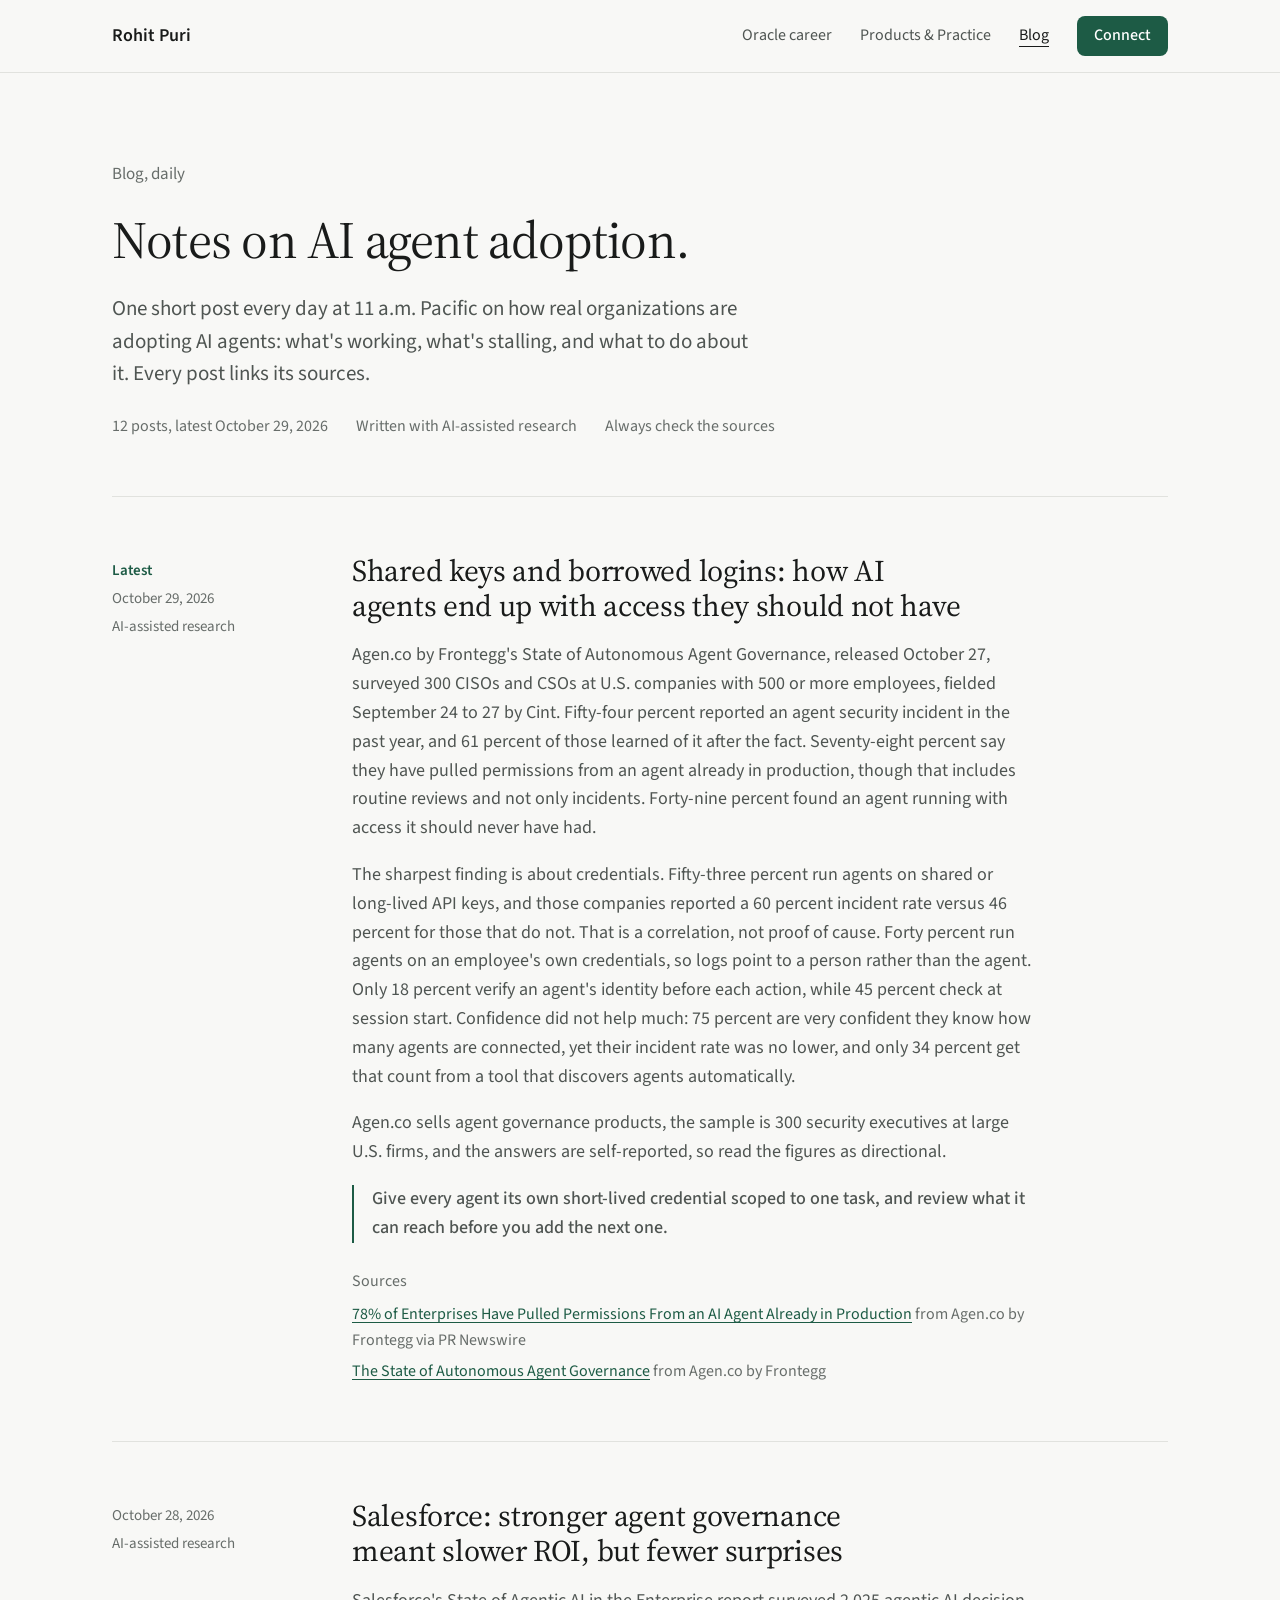
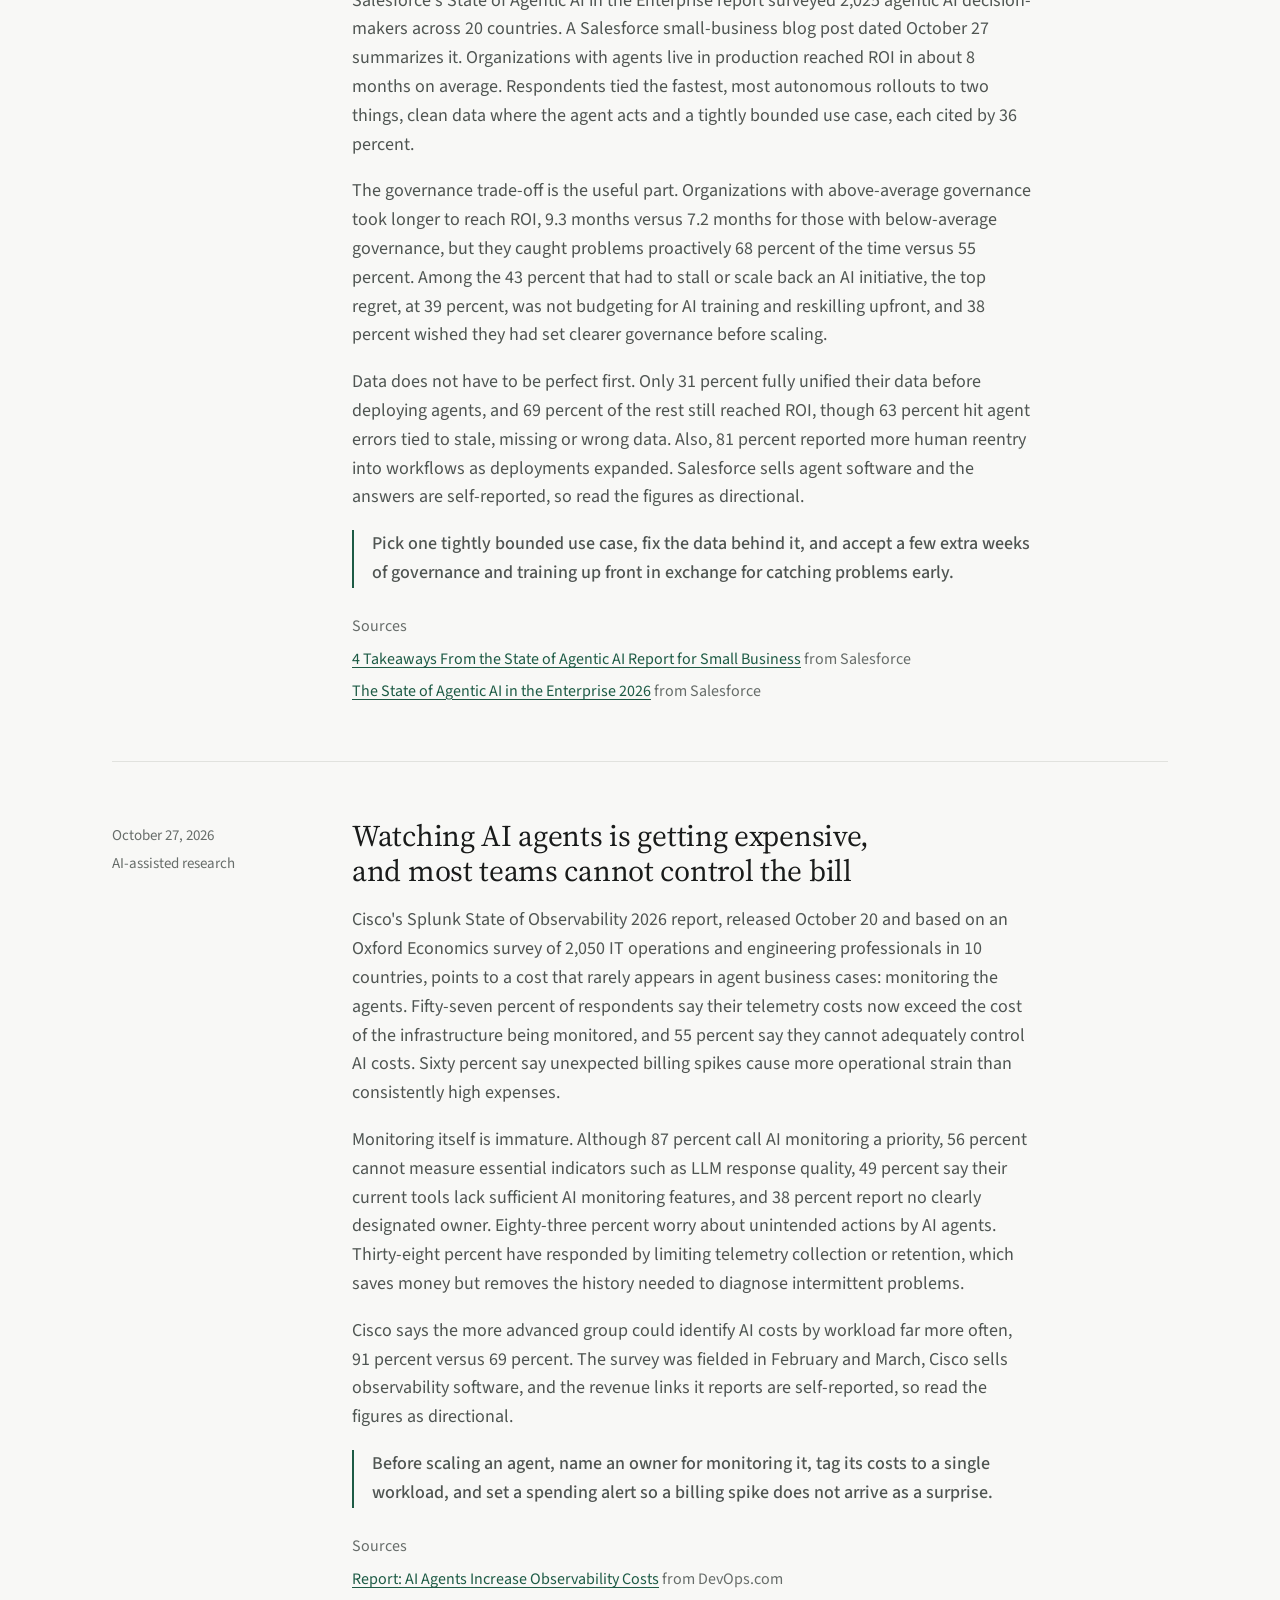
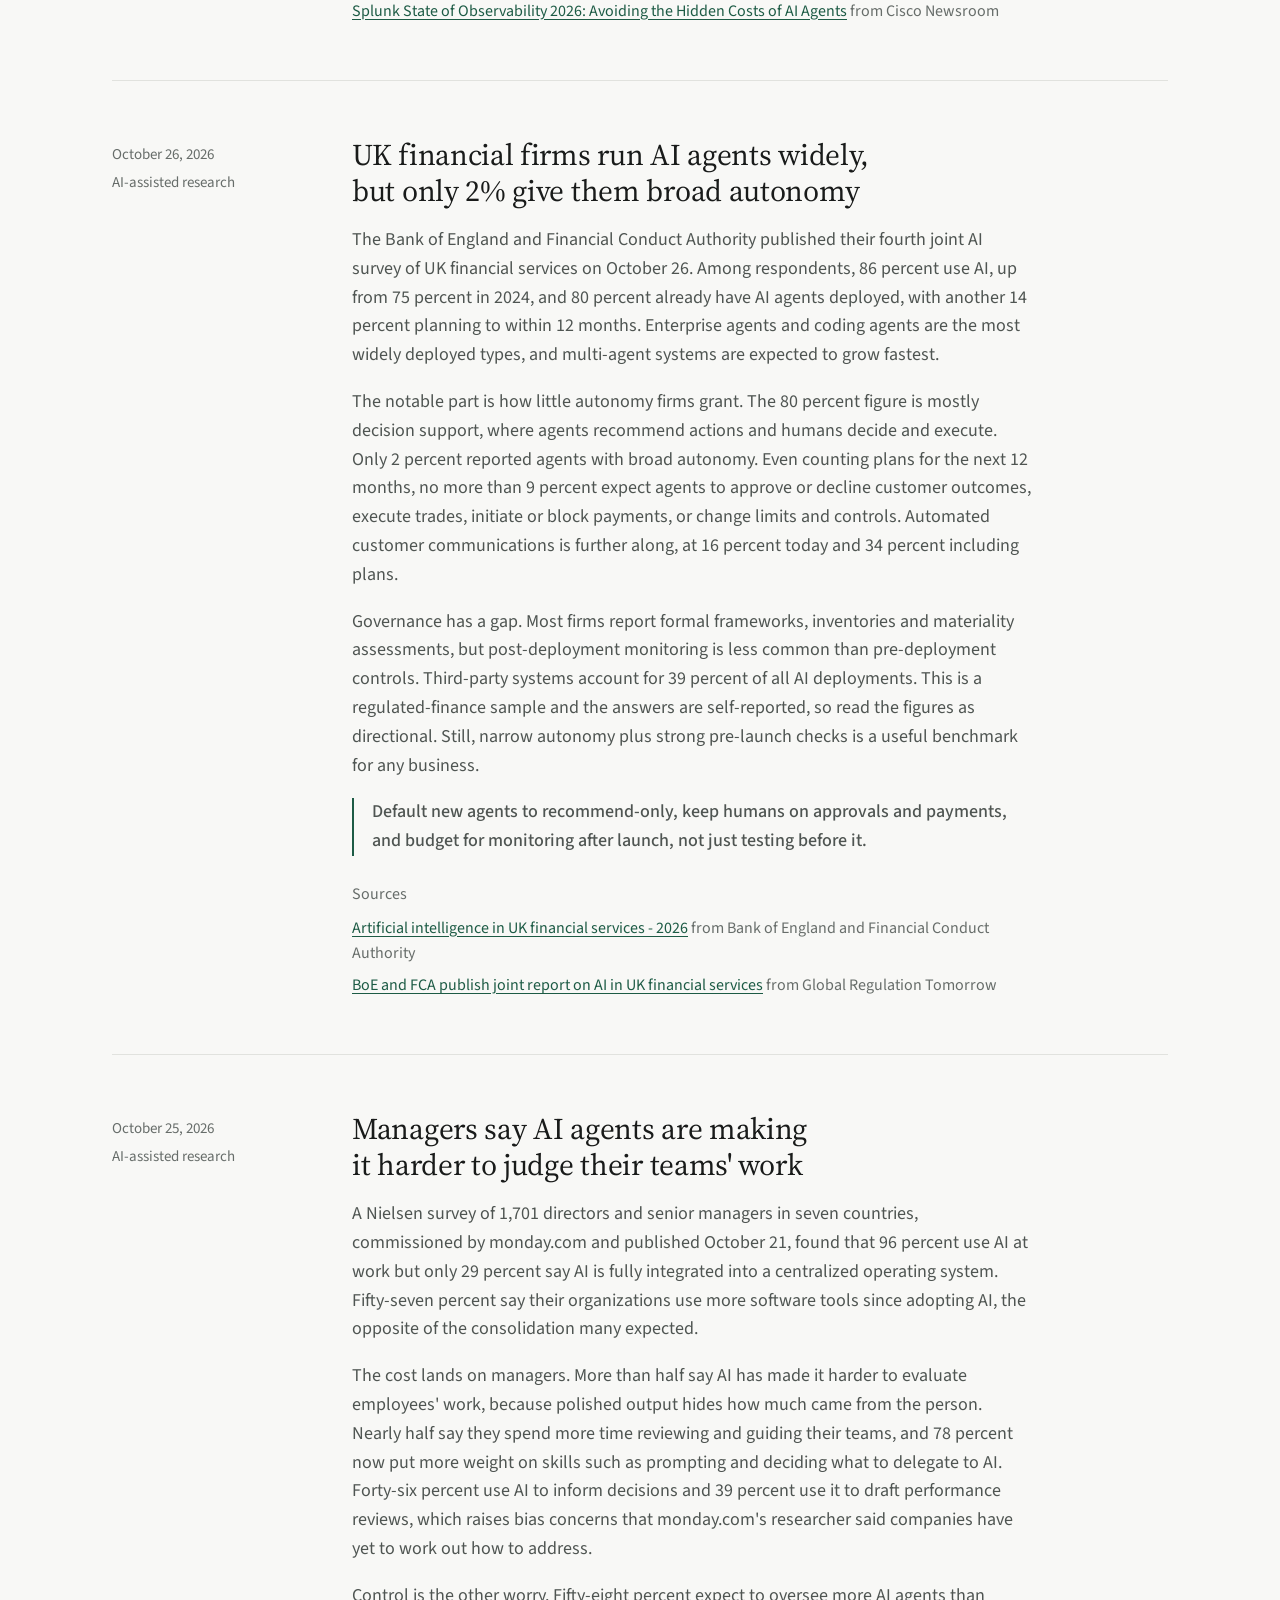
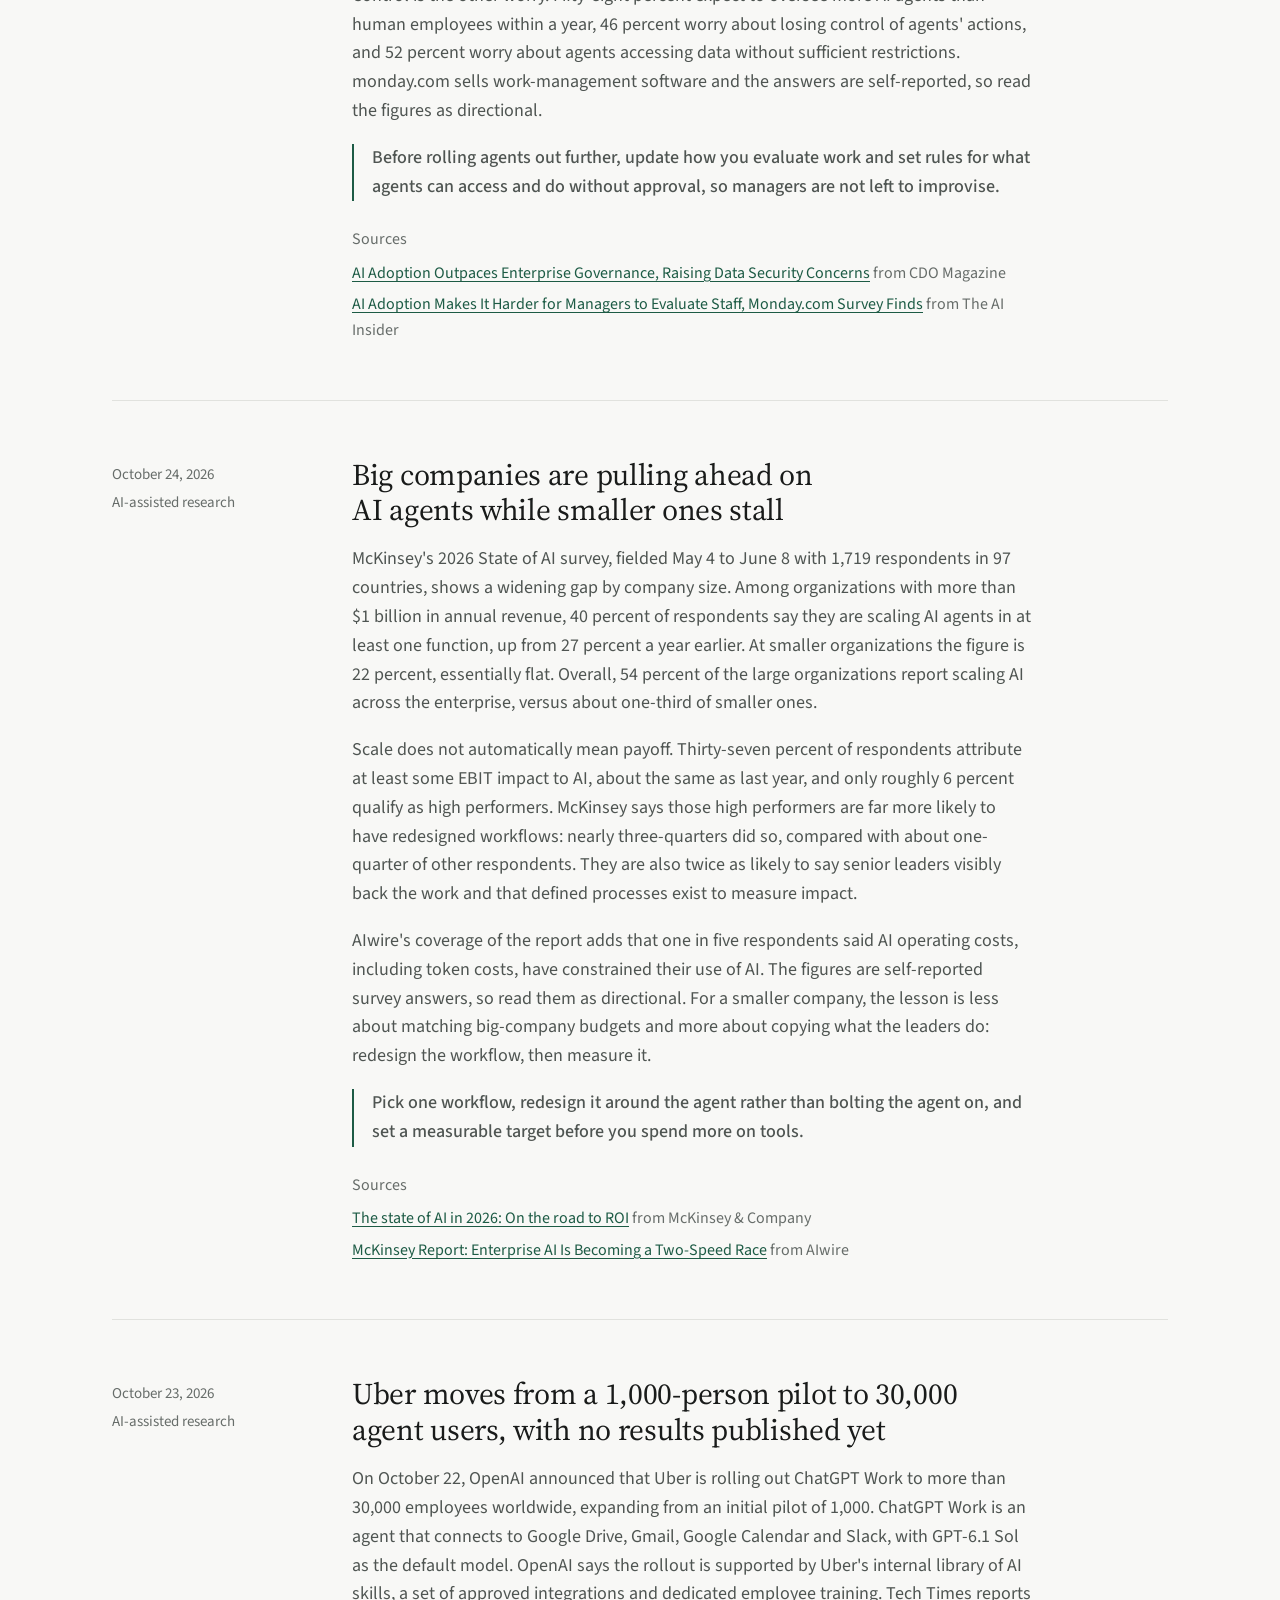
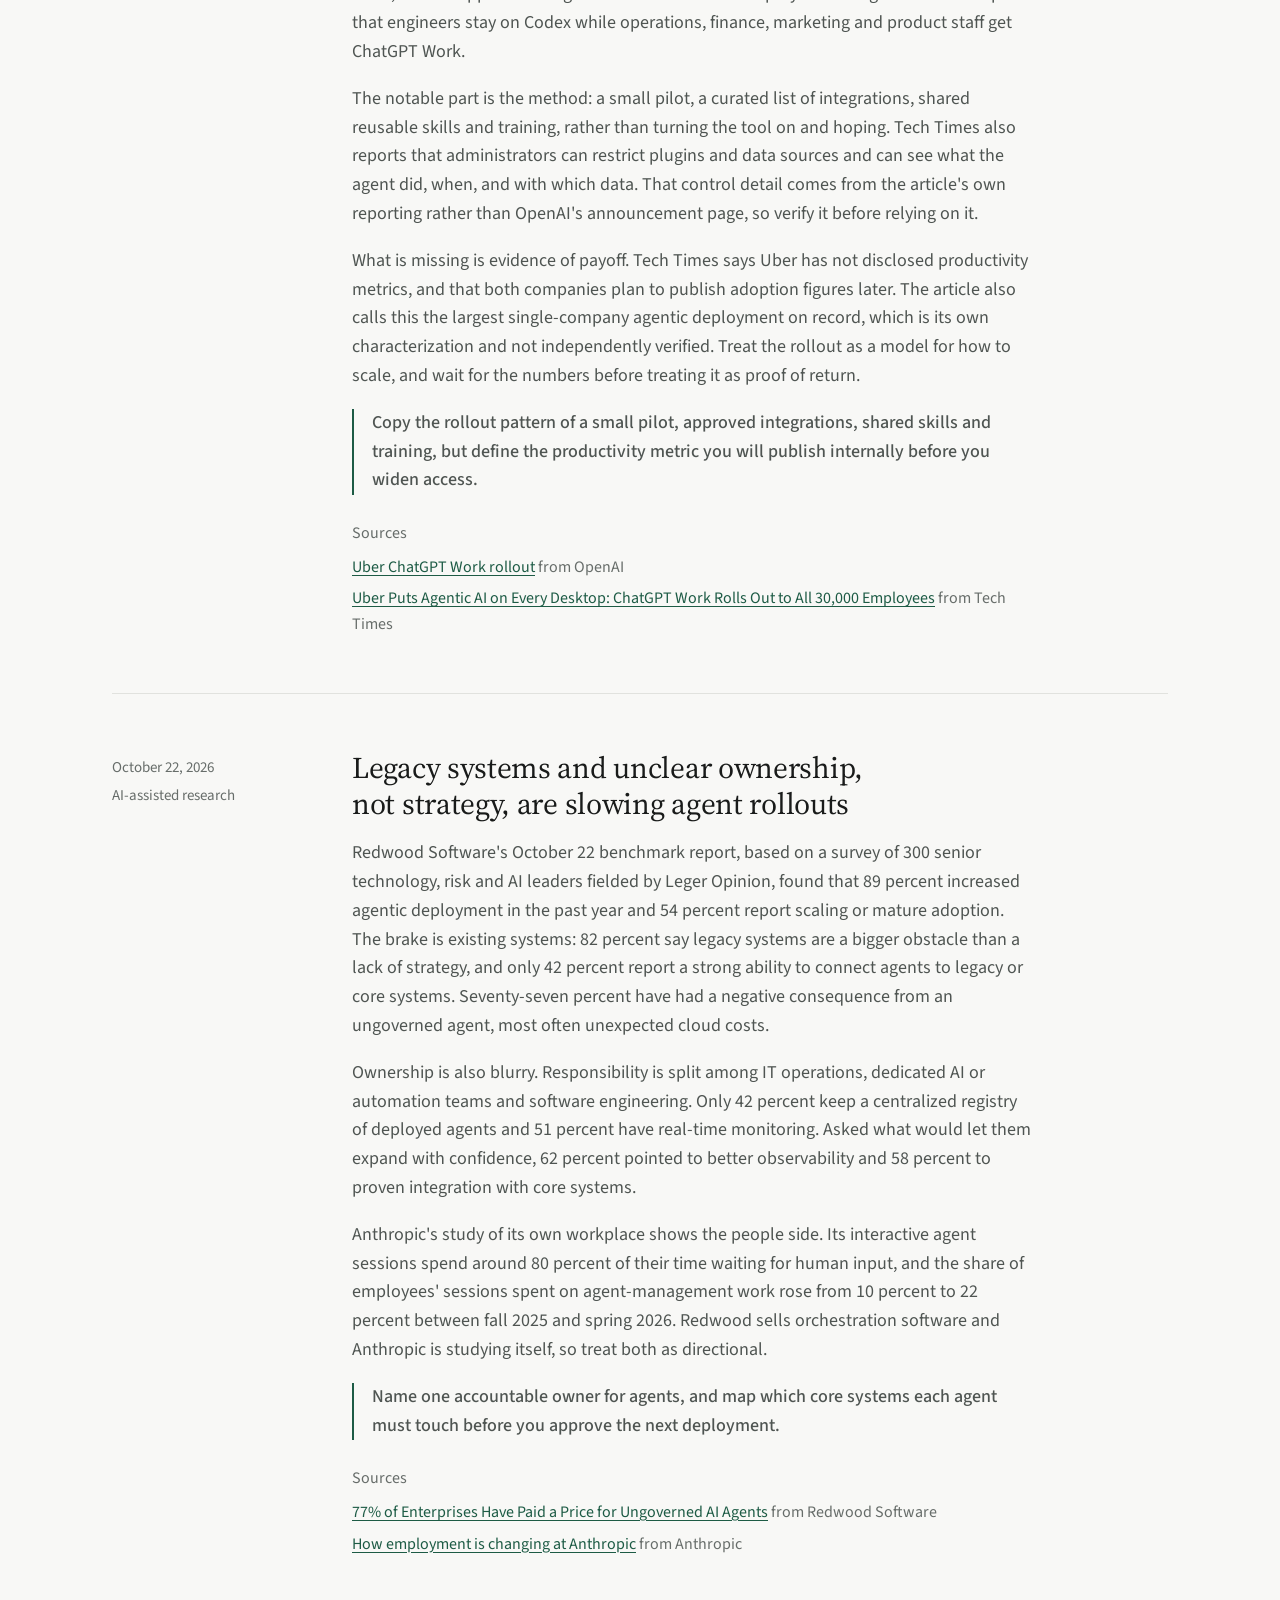
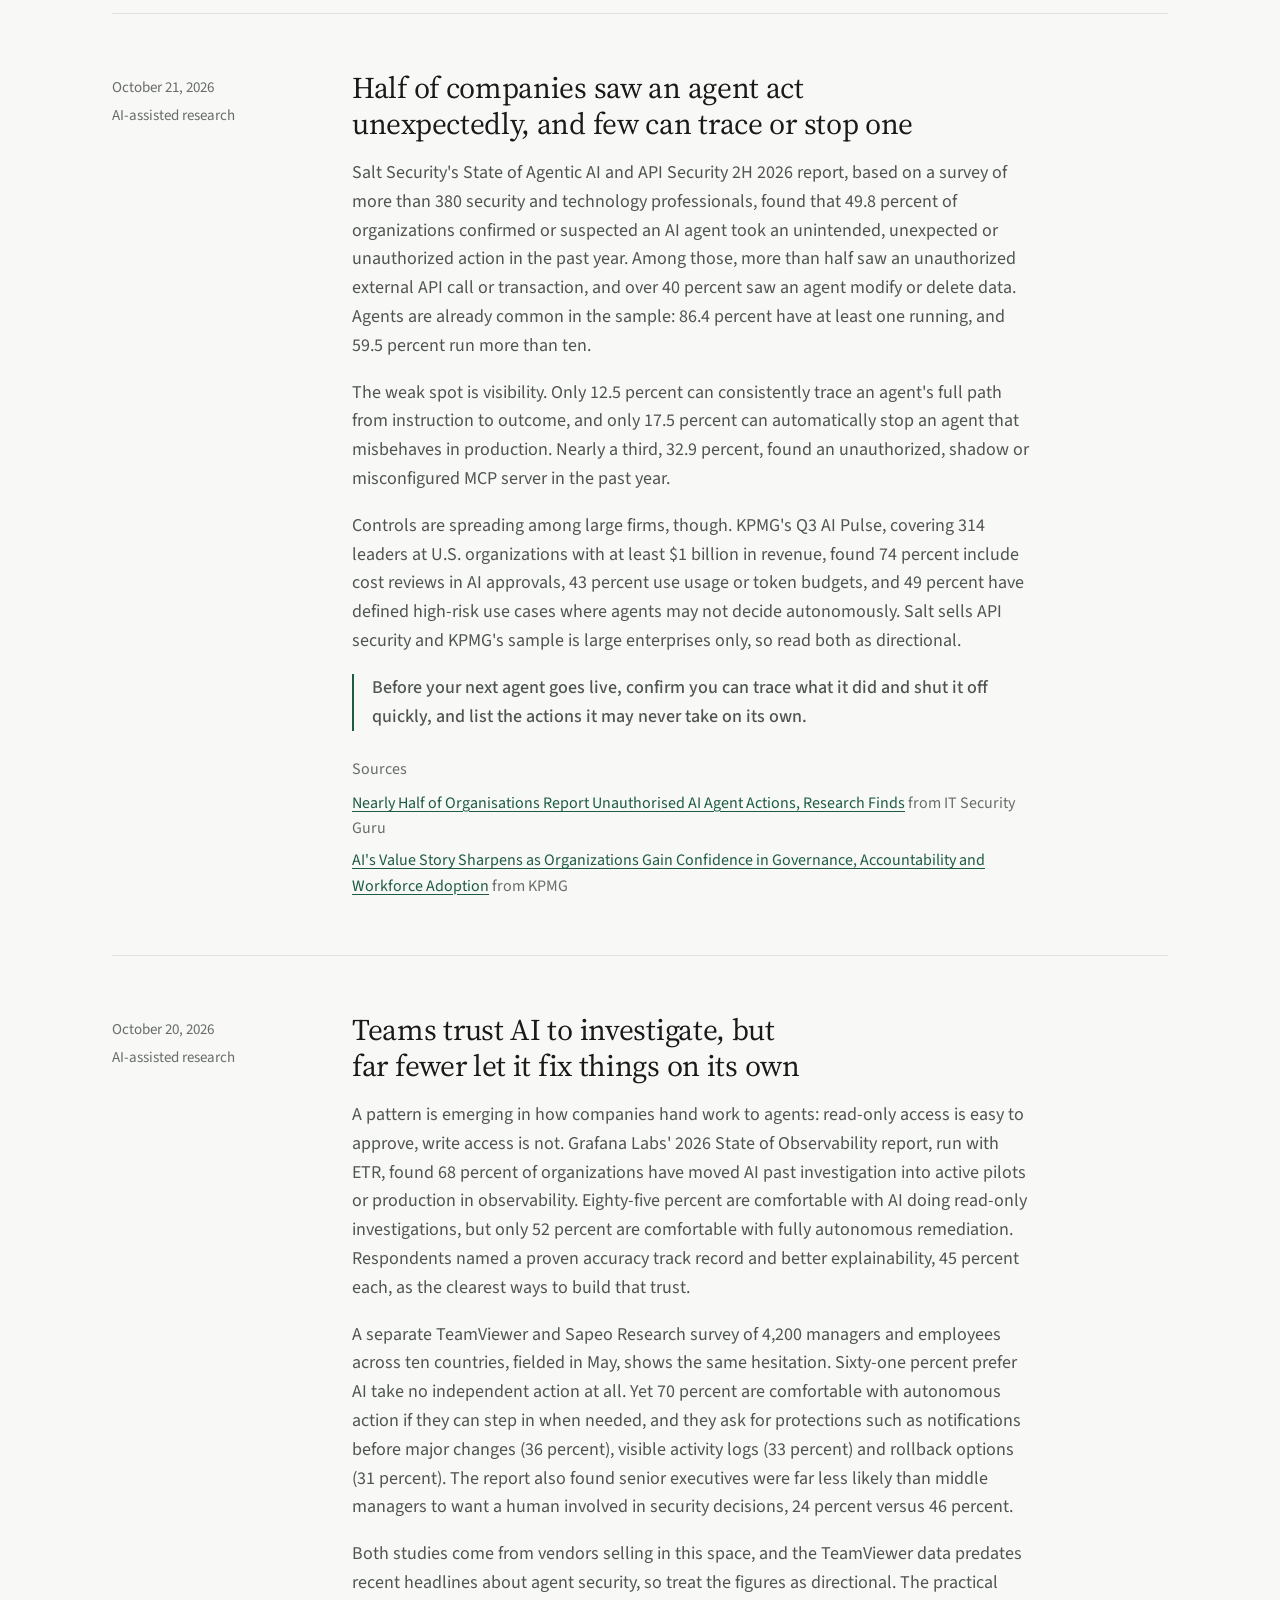
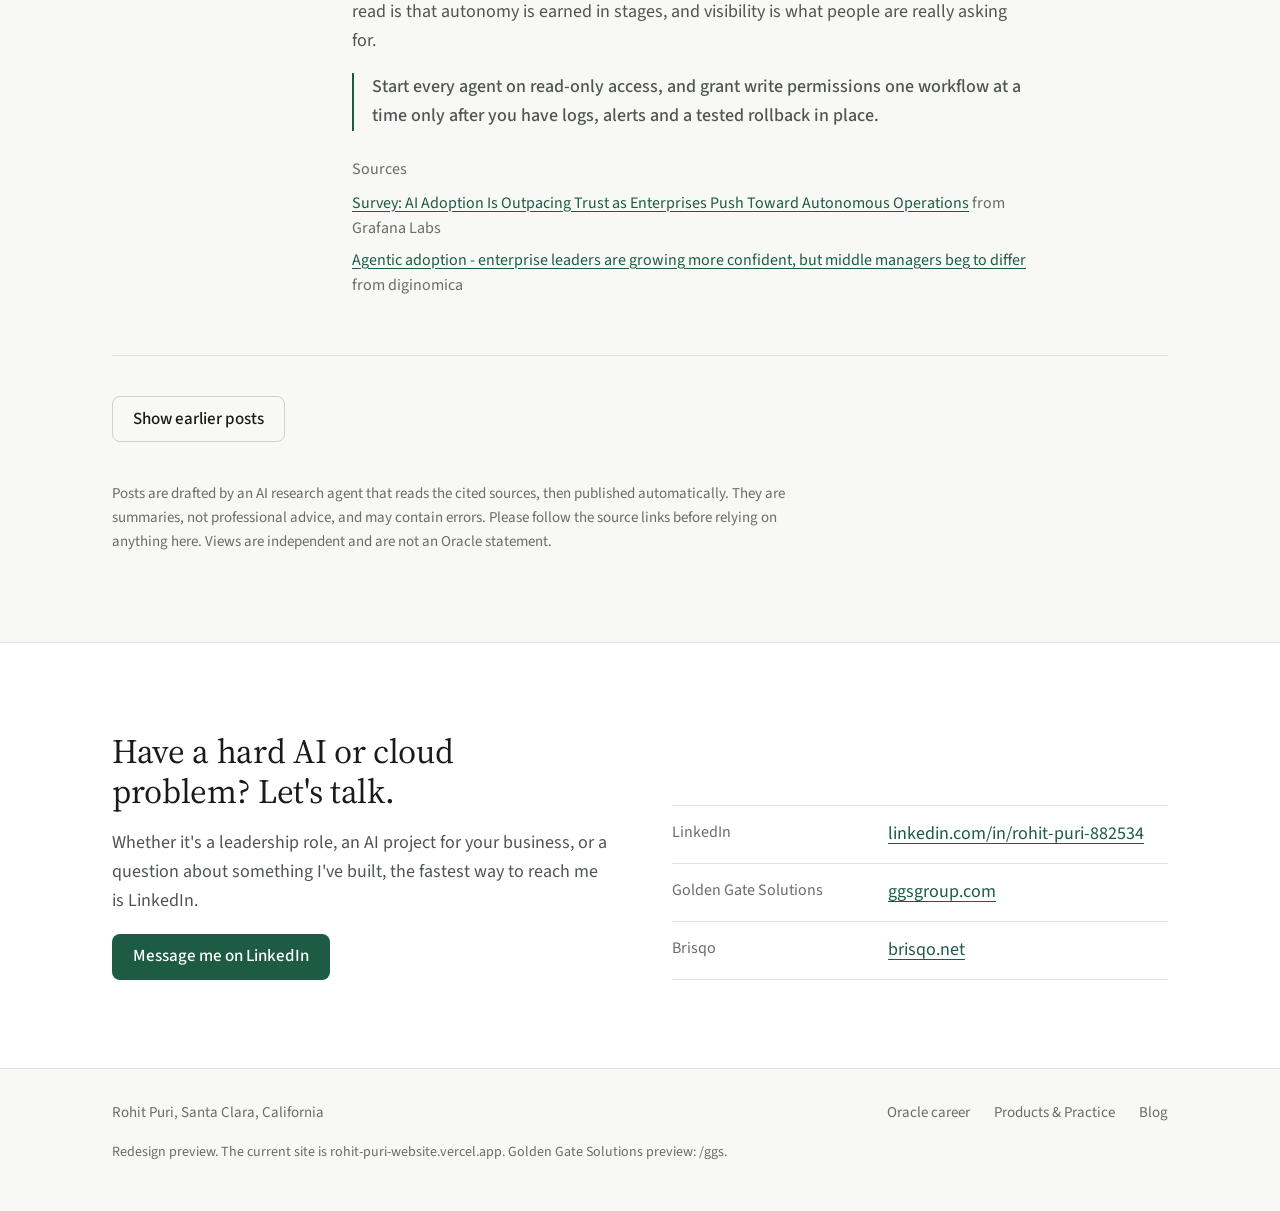
<file: blog.html>
<!doctype html>
<html lang="en">
<head>
<meta charset="utf-8">
<meta name="viewport" content="width=device-width, initial-scale=1">
<meta name="robots" content="noindex">
<title>Blog | Rohit Puri</title>
<link rel="stylesheet" href="rohit.css">
</head>
<body>

<header class="nav">
  <div class="container">
    <a class="wordmark" href="/">Rohit Puri</a>
    <nav class="nav-links" aria-label="Main">
      <a href="/career">Oracle career</a>
      <a href="/products">Products &amp; Practice</a>
      <a href="/blog" aria-current="page">Blog</a>
      <a class="btn btn-primary" href="https://www.linkedin.com/in/rohit-puri-882534/">Connect</a>
      <button class="nav-menu" type="button">Menu</button>
    </nav>
  </div>
</header>

<main>
  <section class="hero" style="padding-bottom:56px">
    <div class="container hero-text">
      <p class="kicker">Blog, daily</p>
      <h1 style="max-width:760px">Notes on AI agent adoption.</h1>
      <p class="lede measure">One short post every day at 11 a.m. Pacific on how real organizations are adopting AI agents: what's working, what's stalling, and what to do about it. Every post links its sources.</p>
      <ul class="blog-meta">
        <li id="post-count"></li>
        <li>Written with AI-assisted research</li>
        <li>Always check the sources</li>
      </ul>
    </div>
  </section>

  <div class="container">
    <div class="posts" id="posts"></div>
    <div class="more" id="more" hidden><button type="button" id="more-btn">Show earlier posts</button></div>
    <p class="note" style="max-width:680px;margin-top:40px">Posts are drafted by an AI research agent that reads the cited sources, then published automatically. They are summaries, not professional advice, and may contain errors. Please follow the source links before relying on anything here. Views are independent and are not an Oracle statement.</p>
  </div>

  <section class="section connect" style="margin-top:88px">
    <div class="container cols-2">
      <div class="stack">
        <h2>Have a hard AI or cloud problem? Let's talk.</h2>
        <p class="muted">Whether it's a leadership role, an AI project for your business, or a question about something I've built, the fastest way to reach me is LinkedIn.</p>
        <div class="actions"><a class="btn btn-primary" href="https://www.linkedin.com/in/rohit-puri-882534/">Message me on LinkedIn</a></div>
      </div>
      <dl class="contact-list" style="align-self:end">
        <div><dt>LinkedIn</dt><dd><a href="https://www.linkedin.com/in/rohit-puri-882534/">linkedin.com/in/rohit-puri-882534</a></dd></div>
        <div><dt>Golden Gate Solutions</dt><dd><a href="https://ggsgroup.com/">ggsgroup.com</a></dd></div>
        <div><dt>Brisqo</dt><dd><a href="https://www.brisqo.net/">brisqo.net</a></dd></div>
      </dl>
    </div>
  </section>
</main>

<footer class="footer">
  <div class="container">
    <span>Rohit Puri, Santa Clara, California</span>
    <nav aria-label="Footer">
      <a href="/career">Oracle career</a>
      <a href="/products">Products &amp; Practice</a>
      <a href="/blog">Blog</a>
    </nav>
    <p class="preview-note">Redesign preview. The current site is <a href="https://rohit-puri-website.vercel.app/">rohit-puri-website.vercel.app</a>. Golden Gate Solutions preview: <a href="/ggs">/ggs</a>.</p>
  </div>
</footer>

<script type="application/json" id="posts-data">{"posts":[{"id":"2026-10-29","date":"2026-10-29","title":"Shared keys and borrowed logins: how AI agents end up with access they should not have","body":["Agen.co by Frontegg's State of Autonomous Agent Governance, released October 27, surveyed 300 CISOs and CSOs at U.S. companies with 500 or more employees, fielded September 24 to 27 by Cint. Fifty-four percent reported an agent security incident in the past year, and 61 percent of those learned of it after the fact. Seventy-eight percent say they have pulled permissions from an agent already in production, though that includes routine reviews and not only incidents. Forty-nine percent found an agent running with access it should never have had.","The sharpest finding is about credentials. Fifty-three percent run agents on shared or long-lived API keys, and those companies reported a 60 percent incident rate versus 46 percent for those that do not. That is a correlation, not proof of cause. Forty percent run agents on an employee's own credentials, so logs point to a person rather than the agent. Only 18 percent verify an agent's identity before each action, while 45 percent check at session start. Confidence did not help much: 75 percent are very confident they know how many agents are connected, yet their incident rate was no lower, and only 34 percent get that count from a tool that discovers agents automatically.","Agen.co sells agent governance products, the sample is 300 security executives at large U.S. firms, and the answers are self-reported, so read the figures as directional."],"takeaway":"Give every agent its own short-lived credential scoped to one task, and review what it can reach before you add the next one.","sources":[{"title":"78% of Enterprises Have Pulled Permissions From an AI Agent Already in Production","publisher":"Agen.co by Frontegg via PR Newswire","url":"https://www.prnewswire.com/news-releases/78-of-enterprises-have-pulled-permissions-from-an-ai-agent-already-in-production-302920128.html"},{"title":"The State of Autonomous Agent Governance","publisher":"Agen.co by Frontegg","url":"https://agen.co/resources/research/state-of-autonomous-agent-governance"}]},{"id":"2026-10-28","date":"2026-10-28","title":"Salesforce: stronger agent governance meant slower ROI, but fewer surprises","body":["Salesforce's State of Agentic AI in the Enterprise report surveyed 2,025 agentic AI decision-makers across 20 countries. A Salesforce small-business blog post dated October 27 summarizes it. Organizations with agents live in production reached ROI in about 8 months on average. Respondents tied the fastest, most autonomous rollouts to two things, clean data where the agent acts and a tightly bounded use case, each cited by 36 percent.","The governance trade-off is the useful part. Organizations with above-average governance took longer to reach ROI, 9.3 months versus 7.2 months for those with below-average governance, but they caught problems proactively 68 percent of the time versus 55 percent. Among the 43 percent that had to stall or scale back an AI initiative, the top regret, at 39 percent, was not budgeting for AI training and reskilling upfront, and 38 percent wished they had set clearer governance before scaling.","Data does not have to be perfect first. Only 31 percent fully unified their data before deploying agents, and 69 percent of the rest still reached ROI, though 63 percent hit agent errors tied to stale, missing or wrong data. Also, 81 percent reported more human reentry into workflows as deployments expanded. Salesforce sells agent software and the answers are self-reported, so read the figures as directional."],"takeaway":"Pick one tightly bounded use case, fix the data behind it, and accept a few extra weeks of governance and training up front in exchange for catching problems early.","sources":[{"title":"4 Takeaways From the State of Agentic AI Report for Small Business","publisher":"Salesforce","url":"https://www.salesforce.com/blog/small-business/takeaways-from-the-state-of-agentic-ai-report-for-smb/"},{"title":"The State of Agentic AI in the Enterprise 2026","publisher":"Salesforce","url":"https://www.salesforce.com/products/resources/state-of-agentic-ai-in-enterprise/"}]},{"id":"2026-10-27","date":"2026-10-27","title":"Watching AI agents is getting expensive, and most teams cannot control the bill","body":["Cisco's Splunk State of Observability 2026 report, released October 20 and based on an Oxford Economics survey of 2,050 IT operations and engineering professionals in 10 countries, points to a cost that rarely appears in agent business cases: monitoring the agents. Fifty-seven percent of respondents say their telemetry costs now exceed the cost of the infrastructure being monitored, and 55 percent say they cannot adequately control AI costs. Sixty percent say unexpected billing spikes cause more operational strain than consistently high expenses.","Monitoring itself is immature. Although 87 percent call AI monitoring a priority, 56 percent cannot measure essential indicators such as LLM response quality, 49 percent say their current tools lack sufficient AI monitoring features, and 38 percent report no clearly designated owner. Eighty-three percent worry about unintended actions by AI agents. Thirty-eight percent have responded by limiting telemetry collection or retention, which saves money but removes the history needed to diagnose intermittent problems.","Cisco says the more advanced group could identify AI costs by workload far more often, 91 percent versus 69 percent. The survey was fielded in February and March, Cisco sells observability software, and the revenue links it reports are self-reported, so read the figures as directional."],"takeaway":"Before scaling an agent, name an owner for monitoring it, tag its costs to a single workload, and set a spending alert so a billing spike does not arrive as a surprise.","sources":[{"title":"Report: AI Agents Increase Observability Costs","publisher":"DevOps.com","url":"https://devops.com/report-ai-agents-increase-observability-costs/"},{"title":"Splunk State of Observability 2026: Avoiding the Hidden Costs of AI Agents","publisher":"Cisco Newsroom","url":"https://newsroom.cisco.com/c/r/newsroom/en/us/a/y2026/m10/splunk-state-of-observability-2026-avoiding-the-hidden-costs-of-ai-agents.html"}]},{"id":"2026-10-26","date":"2026-10-26","title":"UK financial firms run AI agents widely, but only 2% give them broad autonomy","body":["The Bank of England and Financial Conduct Authority published their fourth joint AI survey of UK financial services on October 26. Among respondents, 86 percent use AI, up from 75 percent in 2024, and 80 percent already have AI agents deployed, with another 14 percent planning to within 12 months. Enterprise agents and coding agents are the most widely deployed types, and multi-agent systems are expected to grow fastest.","The notable part is how little autonomy firms grant. The 80 percent figure is mostly decision support, where agents recommend actions and humans decide and execute. Only 2 percent reported agents with broad autonomy. Even counting plans for the next 12 months, no more than 9 percent expect agents to approve or decline customer outcomes, execute trades, initiate or block payments, or change limits and controls. Automated customer communications is further along, at 16 percent today and 34 percent including plans.","Governance has a gap. Most firms report formal frameworks, inventories and materiality assessments, but post-deployment monitoring is less common than pre-deployment controls. Third-party systems account for 39 percent of all AI deployments. This is a regulated-finance sample and the answers are self-reported, so read the figures as directional. Still, narrow autonomy plus strong pre-launch checks is a useful benchmark for any business."],"takeaway":"Default new agents to recommend-only, keep humans on approvals and payments, and budget for monitoring after launch, not just testing before it.","sources":[{"title":"Artificial intelligence in UK financial services - 2026","publisher":"Bank of England and Financial Conduct Authority","url":"https://www.bankofengland.co.uk/report/2026/artificial-intelligence-in-uk-financial-services-2026"},{"title":"BoE and FCA publish joint report on AI in UK financial services","publisher":"Global Regulation Tomorrow","url":"https://www.regulationtomorrow.com/2026/10/boe-and-fca-publish-joint-report-on-ai-in-uk-financial-services/"}]},{"id":"2026-10-25","date":"2026-10-25","title":"Managers say AI agents are making it harder to judge their teams' work","body":["A Nielsen survey of 1,701 directors and senior managers in seven countries, commissioned by monday.com and published October 21, found that 96 percent use AI at work but only 29 percent say AI is fully integrated into a centralized operating system. Fifty-seven percent say their organizations use more software tools since adopting AI, the opposite of the consolidation many expected.","The cost lands on managers. More than half say AI has made it harder to evaluate employees' work, because polished output hides how much came from the person. Nearly half say they spend more time reviewing and guiding their teams, and 78 percent now put more weight on skills such as prompting and deciding what to delegate to AI. Forty-six percent use AI to inform decisions and 39 percent use it to draft performance reviews, which raises bias concerns that monday.com's researcher said companies have yet to work out how to address.","Control is the other worry. Fifty-eight percent expect to oversee more AI agents than human employees within a year, 46 percent worry about losing control of agents' actions, and 52 percent worry about agents accessing data without sufficient restrictions. monday.com sells work-management software and the answers are self-reported, so read the figures as directional."],"takeaway":"Before rolling agents out further, update how you evaluate work and set rules for what agents can access and do without approval, so managers are not left to improvise.","sources":[{"title":"AI Adoption Outpaces Enterprise Governance, Raising Data Security Concerns","publisher":"CDO Magazine","url":"https://www.cdomagazine.tech/aiml/ai-adoption-outpaces-enterprise-governance-raising-data-security-concerns"},{"title":"AI Adoption Makes It Harder for Managers to Evaluate Staff, Monday.com Survey Finds","publisher":"The AI Insider","url":"https://theaiinsider.tech/2026/10/22/ai-adoption-makes-it-harder-for-managers-to-evaluate-staff-monday-com-survey-finds/"}]},{"id":"2026-10-24","date":"2026-10-24","title":"Big companies are pulling ahead on AI agents while smaller ones stall","body":["McKinsey's 2026 State of AI survey, fielded May 4 to June 8 with 1,719 respondents in 97 countries, shows a widening gap by company size. Among organizations with more than $1 billion in annual revenue, 40 percent of respondents say they are scaling AI agents in at least one function, up from 27 percent a year earlier. At smaller organizations the figure is 22 percent, essentially flat. Overall, 54 percent of the large organizations report scaling AI across the enterprise, versus about one-third of smaller ones.","Scale does not automatically mean payoff. Thirty-seven percent of respondents attribute at least some EBIT impact to AI, about the same as last year, and only roughly 6 percent qualify as high performers. McKinsey says those high performers are far more likely to have redesigned workflows: nearly three-quarters did so, compared with about one-quarter of other respondents. They are also twice as likely to say senior leaders visibly back the work and that defined processes exist to measure impact.","AIwire's coverage of the report adds that one in five respondents said AI operating costs, including token costs, have constrained their use of AI. The figures are self-reported survey answers, so read them as directional. For a smaller company, the lesson is less about matching big-company budgets and more about copying what the leaders do: redesign the workflow, then measure it."],"takeaway":"Pick one workflow, redesign it around the agent rather than bolting the agent on, and set a measurable target before you spend more on tools.","sources":[{"title":"The state of AI in 2026: On the road to ROI","publisher":"McKinsey & Company","url":"https://www.mckinsey.com/capabilities/quantumblack/our-insights/the-state-of-ai"},{"title":"McKinsey Report: Enterprise AI Is Becoming a Two-Speed Race","publisher":"AIwire","url":"https://www.hpcwire.com/aiwire/2026/09/02/mckinsey-report-enterprise-ai-is-becoming-a-two-speed-race/"}]},{"id":"2026-10-23","date":"2026-10-23","title":"Uber moves from a 1,000-person pilot to 30,000 agent users, with no results published yet","body":["On October 22, OpenAI announced that Uber is rolling out ChatGPT Work to more than 30,000 employees worldwide, expanding from an initial pilot of 1,000. ChatGPT Work is an agent that connects to Google Drive, Gmail, Google Calendar and Slack, with GPT-6.1 Sol as the default model. OpenAI says the rollout is supported by Uber's internal library of AI skills, a set of approved integrations and dedicated employee training. Tech Times reports that engineers stay on Codex while operations, finance, marketing and product staff get ChatGPT Work.","The notable part is the method: a small pilot, a curated list of integrations, shared reusable skills and training, rather than turning the tool on and hoping. Tech Times also reports that administrators can restrict plugins and data sources and can see what the agent did, when, and with which data. That control detail comes from the article's own reporting rather than OpenAI's announcement page, so verify it before relying on it.","What is missing is evidence of payoff. Tech Times says Uber has not disclosed productivity metrics, and that both companies plan to publish adoption figures later. The article also calls this the largest single-company agentic deployment on record, which is its own characterization and not independently verified. Treat the rollout as a model for how to scale, and wait for the numbers before treating it as proof of return."],"takeaway":"Copy the rollout pattern of a small pilot, approved integrations, shared skills and training, but define the productivity metric you will publish internally before you widen access.","sources":[{"title":"Uber ChatGPT Work rollout","publisher":"OpenAI","url":"https://openai.com/index/uber-chatgpt-work-rollout/"},{"title":"Uber Puts Agentic AI on Every Desktop: ChatGPT Work Rolls Out to All 30,000 Employees","publisher":"Tech Times","url":"https://www.techtimes.com/articles/329404/20261023/uber-puts-agentic-ai-every-desktop-chatgpt-work-rolls-out-all-30000-employees.htm"}]},{"id":"2026-10-22","date":"2026-10-22","title":"Legacy systems and unclear ownership, not strategy, are slowing agent rollouts","body":["Redwood Software's October 22 benchmark report, based on a survey of 300 senior technology, risk and AI leaders fielded by Leger Opinion, found that 89 percent increased agentic deployment in the past year and 54 percent report scaling or mature adoption. The brake is existing systems: 82 percent say legacy systems are a bigger obstacle than a lack of strategy, and only 42 percent report a strong ability to connect agents to legacy or core systems. Seventy-seven percent have had a negative consequence from an ungoverned agent, most often unexpected cloud costs.","Ownership is also blurry. Responsibility is split among IT operations, dedicated AI or automation teams and software engineering. Only 42 percent keep a centralized registry of deployed agents and 51 percent have real-time monitoring. Asked what would let them expand with confidence, 62 percent pointed to better observability and 58 percent to proven integration with core systems.","Anthropic's study of its own workplace shows the people side. Its interactive agent sessions spend around 80 percent of their time waiting for human input, and the share of employees' sessions spent on agent-management work rose from 10 percent to 22 percent between fall 2025 and spring 2026. Redwood sells orchestration software and Anthropic is studying itself, so treat both as directional."],"takeaway":"Name one accountable owner for agents, and map which core systems each agent must touch before you approve the next deployment.","sources":[{"title":"77% of Enterprises Have Paid a Price for Ungoverned AI Agents","publisher":"Redwood Software","url":"https://www.redwood.com/press-releases/ai-and-agentic-orchestration-benchmarks-report/"},{"title":"How employment is changing at Anthropic","publisher":"Anthropic","url":"https://www.anthropic.com/research/employment-at-anthropic"}]},{"id":"2026-10-21","date":"2026-10-21","title":"Half of companies saw an agent act unexpectedly, and few can trace or stop one","body":["Salt Security's State of Agentic AI and API Security 2H 2026 report, based on a survey of more than 380 security and technology professionals, found that 49.8 percent of organizations confirmed or suspected an AI agent took an unintended, unexpected or unauthorized action in the past year. Among those, more than half saw an unauthorized external API call or transaction, and over 40 percent saw an agent modify or delete data. Agents are already common in the sample: 86.4 percent have at least one running, and 59.5 percent run more than ten.","The weak spot is visibility. Only 12.5 percent can consistently trace an agent's full path from instruction to outcome, and only 17.5 percent can automatically stop an agent that misbehaves in production. Nearly a third, 32.9 percent, found an unauthorized, shadow or misconfigured MCP server in the past year.","Controls are spreading among large firms, though. KPMG's Q3 AI Pulse, covering 314 leaders at U.S. organizations with at least $1 billion in revenue, found 74 percent include cost reviews in AI approvals, 43 percent use usage or token budgets, and 49 percent have defined high-risk use cases where agents may not decide autonomously. Salt sells API security and KPMG's sample is large enterprises only, so read both as directional."],"takeaway":"Before your next agent goes live, confirm you can trace what it did and shut it off quickly, and list the actions it may never take on its own.","sources":[{"title":"Nearly Half of Organisations Report Unauthorised AI Agent Actions, Research Finds","publisher":"IT Security Guru","url":"https://www.itsecurityguru.org/2026/10/14/nearly-half-of-organisations-report-unauthorised-ai-agent-actions-research-finds/"},{"title":"AI's Value Story Sharpens as Organizations Gain Confidence in Governance, Accountability and Workforce Adoption","publisher":"KPMG","url":"https://kpmg.com/us/en/media/news/q3-ai-pulse-2026.html"}]},{"id":"2026-10-20","date":"2026-10-20","title":"Teams trust AI to investigate, but far fewer let it fix things on its own","body":["A pattern is emerging in how companies hand work to agents: read-only access is easy to approve, write access is not. Grafana Labs' 2026 State of Observability report, run with ETR, found 68 percent of organizations have moved AI past investigation into active pilots or production in observability. Eighty-five percent are comfortable with AI doing read-only investigations, but only 52 percent are comfortable with fully autonomous remediation. Respondents named a proven accuracy track record and better explainability, 45 percent each, as the clearest ways to build that trust.","A separate TeamViewer and Sapeo Research survey of 4,200 managers and employees across ten countries, fielded in May, shows the same hesitation. Sixty-one percent prefer AI take no independent action at all. Yet 70 percent are comfortable with autonomous action if they can step in when needed, and they ask for protections such as notifications before major changes (36 percent), visible activity logs (33 percent) and rollback options (31 percent). The report also found senior executives were far less likely than middle managers to want a human involved in security decisions, 24 percent versus 46 percent.","Both studies come from vendors selling in this space, and the TeamViewer data predates recent headlines about agent security, so treat the figures as directional. The practical read is that autonomy is earned in stages, and visibility is what people are really asking for."],"takeaway":"Start every agent on read-only access, and grant write permissions one workflow at a time only after you have logs, alerts and a tested rollback in place.","sources":[{"title":"Survey: AI Adoption Is Outpacing Trust as Enterprises Push Toward Autonomous Operations","publisher":"Grafana Labs","url":"https://grafana.com/press/2026/10/19/survey-ai-adoption-is-outpacing-trust-as-enterprises-push-toward-autonomous-operations/"},{"title":"Agentic adoption - enterprise leaders are growing more confident, but middle managers beg to differ","publisher":"diginomica","url":"https://diginomica.com/agentic-adoption-enterprise-leaders-are-growing-more-confident-middle-managers-beg-differ"}]},{"id":"2026-10-19","date":"2026-10-19","title":"Small businesses are adopting AI agents fast, but few have written rules for them","body":["Agents are no longer just an enterprise story. SBE Council's October survey of 516 owners of businesses with 2 to 99 employees, fielded September 11-19 by TechnoMetrica, found 58 percent use AI agents regularly or occasionally, and another 14 percent are considering or planning adoption. Only 16 percent said AI is eliminating more jobs than it creates.","The gap is policy. Pax8, a cloud marketplace serving small-business IT providers, cites its own research showing 90 percent of SMBs use or experiment with AI, yet only 23 percent have documented AI policies and 47 percent have found unauthorized shadow AI in their organizations. On October 19 Pax8 launched 8os, a platform that lets managed service providers govern and deploy agents for small customers, with hard spending caps and partner-set pricing. Pax8 has not disclosed pricing, and general availability is planned for early 2027.","Both sources have an interest in the story, and SBE Council's article does not give method details for some of its other figures, so read the numbers as directional. Still, Pax8's president put the common mistake plainly: investing in tools before fixing the processes they are meant to automate. For a small team, a one-page policy and a clear process come before the next subscription."],"takeaway":"Before adding another agent, write a one-page policy covering approved tools, data allowed, and who reviews output, and fix the process the agent will automate.","sources":[{"title":"New Small Business Check-Up Survey: Main Street Businesses Are Powering Through 2026","publisher":"SBE Council","url":"https://sbecouncil.org/2026/10/08/new-small-business-check-up-survey-main-street-businesses-are-powering-through-2026/"},{"title":"Pax8 launches 8os to help MSPs manage the agentic workforce","publisher":"IT Europa","url":"https://www.iteuropa.com/news/pax8-launches-8os-help-msps-manage-agentic-workforce"}]},{"id":"2026-10-18","date":"2026-10-18","title":"AI agents are in production, but oversight is eating the productivity gains","body":["Two surveys published this month suggest agent adoption has moved past pilots, and the bill is now showing up in oversight. G2 surveyed 1,019 B2B decision-makers in July: 66 percent have agents in limited or full production, and 86 percent bought agent software or services in the past year. But 31 percent say employees spend at least six hours a week overseeing agent work, 45 percent say oversight and rework consume more than a quarter of expected productivity gains, and 46 percent report higher-than-expected operating costs.","Governance is not keeping pace. In the same G2 data, only 27 percent keep a central agent registry and 14 percent have real-time observability into unusual behavior, costs or risks. IBM's survey of 3,221 executives at large EMEA organizations, run by Censuswide in September, found 35 percent running agentic AI in production but only 37 percent saying their governance is designed to scale with it. Eighty percent said an AI-related incident had reached the board or C-suite in the past year, yet only 40 percent of those changed their governance policy.","Both studies come from vendors with a stake in the topic, so treat the exact numbers as directional. The pattern is still useful: the cost of an agent is not just licenses or usage, it is the human time spent checking its work. Budget for that time before you scale, not after."],"takeaway":"Before adding your next agent, assign a named owner, register it centrally, and measure weekly review hours so you know its net productivity gain.","sources":[{"title":"G2 Research: AI Agents Have Moved From Pilot to Production, But Oversight Comes at a Cost","publisher":"G2 via PR Newswire","url":"https://www.prnewswire.com/news-releases/new-g2-research-ai-agents-have-moved-from-pilot-to-production-but-oversight-comes-at-a-cost-302908654.html"},{"title":"IBM Study: Eight in Ten EMEA Enterprises Escalate AI Incidents to Board or C-Suite as AI Agents Test Governance","publisher":"IBM Newsroom","url":"https://newsroom.ibm.com/2026-10-14-ibm-study-eight-in-ten-emea-enterprises-escalate-ai-incidents-to-board-or-c-suite-as-ai-agents-test-governance"}]}]}</script>
<script>
(function () {
  var LIVE_FEED = "https://rohit-puri-website.vercel.app/posts.json";
  var PAGE = 10;
  var list = document.getElementById("posts");
  var more = document.getElementById("more");
  var showAll = false;
  var posts = [];

  function el(tag, cls, text) {
    var n = document.createElement(tag);
    if (cls) n.className = cls;
    if (text != null) n.textContent = text;
    return n;
  }

  function formatDate(iso) {
    return new Date(iso + "T12:00:00Z").toLocaleDateString("en-US", { month: "long", day: "numeric", year: "numeric", timeZone: "UTC" });
  }

  function renderPost(p, i) {
    var art = el("article", "post");
    art.id = "post-" + p.id;
    var meta = el("div", "post-meta");
    if (i === 0) meta.appendChild(el("span", "latest", "Latest"));
    var time = el("time", null, formatDate(p.date));
    time.dateTime = p.date;
    meta.appendChild(time);
    meta.appendChild(el("span", null, "AI-assisted research"));
    var body = el("div", "post-body");
    body.appendChild(el("h2", null, p.title));
    (p.body || []).forEach(function (para) { body.appendChild(el("p", null, para)); });
    if (p.takeaway) body.appendChild(el("p", "takeaway", p.takeaway));
    if (p.sources && p.sources.length) {
      var src = el("div", "sources");
      src.appendChild(el("p", "label", "Sources"));
      var ol = el("ol");
      p.sources.forEach(function (s) {
        var li = el("li");
        var a = el("a", null, s.title);
        a.href = s.url;
        a.target = "_blank";
        a.rel = "noopener noreferrer";
        li.appendChild(a);
        if (s.publisher) li.appendChild(el("span", null, " from " + s.publisher));
        ol.appendChild(li);
      });
      src.appendChild(ol);
      body.appendChild(src);
    }
    art.appendChild(meta);
    art.appendChild(body);
    return art;
  }

  function render() {
    var shown = showAll ? posts : posts.slice(0, PAGE);
    list.replaceChildren.apply(list, shown.map(renderPost));
    more.hidden = showAll || posts.length <= PAGE;
    document.getElementById("post-count").textContent = posts.length
      ? posts.length + " posts, latest " + formatDate(posts[0].date)
      : "";
  }

  function load(data) {
    var next = (data && data.posts) || [];
    if (!next.length) return;
    posts = next.slice().sort(function (a, b) { return a.date < b.date ? 1 : -1; });
    render();
  }

  document.getElementById("more-btn").addEventListener("click", function () {
    showAll = true;
    render();
  });

  load(JSON.parse(document.getElementById("posts-data").textContent));

  fetch(LIVE_FEED + "?v=" + Date.now())
    .then(function (r) { return r.ok ? r.json() : null; })
    .then(load)
    .catch(function () {});
})();
</script>
</body>
</html>
</file>
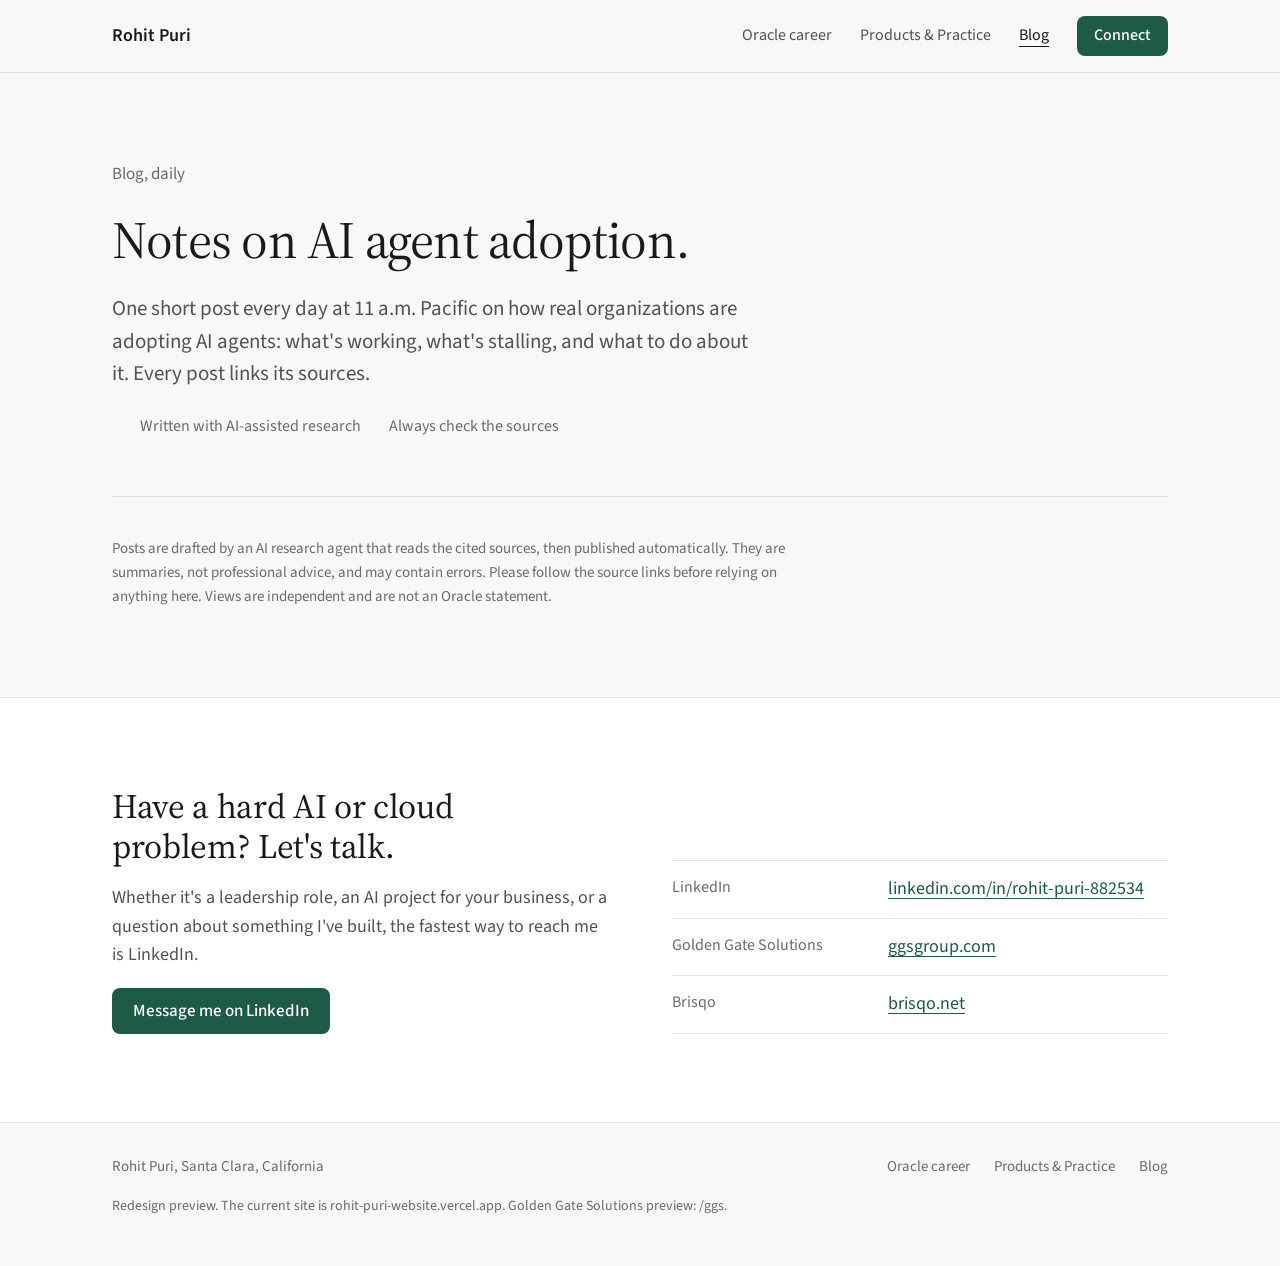
<file: blog.template.html>
<!doctype html>
<html lang="en">
<head>
<meta charset="utf-8">
<meta name="viewport" content="width=device-width, initial-scale=1">
<meta name="robots" content="noindex">
<title>Blog | Rohit Puri</title>
<link rel="stylesheet" href="rohit.css">
</head>
<body>

<header class="nav">
  <div class="container">
    <a class="wordmark" href="/">Rohit Puri</a>
    <nav class="nav-links" aria-label="Main">
      <a href="/career">Oracle career</a>
      <a href="/products">Products &amp; Practice</a>
      <a href="/blog" aria-current="page">Blog</a>
      <a class="btn btn-primary" href="https://www.linkedin.com/in/rohit-puri-882534/">Connect</a>
      <button class="nav-menu" type="button">Menu</button>
    </nav>
  </div>
</header>

<main>
  <section class="hero" style="padding-bottom:56px">
    <div class="container hero-text">
      <p class="kicker">Blog, daily</p>
      <h1 style="max-width:760px">Notes on AI agent adoption.</h1>
      <p class="lede measure">One short post every day at 11 a.m. Pacific on how real organizations are adopting AI agents: what's working, what's stalling, and what to do about it. Every post links its sources.</p>
      <ul class="blog-meta">
        <li id="post-count"></li>
        <li>Written with AI-assisted research</li>
        <li>Always check the sources</li>
      </ul>
    </div>
  </section>

  <div class="container">
    <div class="posts" id="posts"></div>
    <div class="more" id="more" hidden><button type="button" id="more-btn">Show earlier posts</button></div>
    <p class="note" style="max-width:680px;margin-top:40px">Posts are drafted by an AI research agent that reads the cited sources, then published automatically. They are summaries, not professional advice, and may contain errors. Please follow the source links before relying on anything here. Views are independent and are not an Oracle statement.</p>
  </div>

  <section class="section connect" style="margin-top:88px">
    <div class="container cols-2">
      <div class="stack">
        <h2>Have a hard AI or cloud problem? Let's talk.</h2>
        <p class="muted">Whether it's a leadership role, an AI project for your business, or a question about something I've built, the fastest way to reach me is LinkedIn.</p>
        <div class="actions"><a class="btn btn-primary" href="https://www.linkedin.com/in/rohit-puri-882534/">Message me on LinkedIn</a></div>
      </div>
      <dl class="contact-list" style="align-self:end">
        <div><dt>LinkedIn</dt><dd><a href="https://www.linkedin.com/in/rohit-puri-882534/">linkedin.com/in/rohit-puri-882534</a></dd></div>
        <div><dt>Golden Gate Solutions</dt><dd><a href="https://ggsgroup.com/">ggsgroup.com</a></dd></div>
        <div><dt>Brisqo</dt><dd><a href="https://www.brisqo.net/">brisqo.net</a></dd></div>
      </dl>
    </div>
  </section>
</main>

<footer class="footer">
  <div class="container">
    <span>Rohit Puri, Santa Clara, California</span>
    <nav aria-label="Footer">
      <a href="/career">Oracle career</a>
      <a href="/products">Products &amp; Practice</a>
      <a href="/blog">Blog</a>
    </nav>
    <p class="preview-note">Redesign preview. The current site is <a href="https://rohit-puri-website.vercel.app/">rohit-puri-website.vercel.app</a>. Golden Gate Solutions preview: <a href="/ggs">/ggs</a>.</p>
  </div>
</footer>

<script type="application/json" id="posts-data">__POSTS_JSON__</script>
<script>
(function () {
  var LIVE_FEED = "https://rohit-puri-website.vercel.app/posts.json";
  var PAGE = 10;
  var list = document.getElementById("posts");
  var more = document.getElementById("more");
  var showAll = false;
  var posts = [];

  function el(tag, cls, text) {
    var n = document.createElement(tag);
    if (cls) n.className = cls;
    if (text != null) n.textContent = text;
    return n;
  }

  function formatDate(iso) {
    return new Date(iso + "T12:00:00Z").toLocaleDateString("en-US", { month: "long", day: "numeric", year: "numeric", timeZone: "UTC" });
  }

  function renderPost(p, i) {
    var art = el("article", "post");
    art.id = "post-" + p.id;
    var meta = el("div", "post-meta");
    if (i === 0) meta.appendChild(el("span", "latest", "Latest"));
    var time = el("time", null, formatDate(p.date));
    time.dateTime = p.date;
    meta.appendChild(time);
    meta.appendChild(el("span", null, "AI-assisted research"));
    var body = el("div", "post-body");
    body.appendChild(el("h2", null, p.title));
    (p.body || []).forEach(function (para) { body.appendChild(el("p", null, para)); });
    if (p.takeaway) body.appendChild(el("p", "takeaway", p.takeaway));
    if (p.sources && p.sources.length) {
      var src = el("div", "sources");
      src.appendChild(el("p", "label", "Sources"));
      var ol = el("ol");
      p.sources.forEach(function (s) {
        var li = el("li");
        var a = el("a", null, s.title);
        a.href = s.url;
        a.target = "_blank";
        a.rel = "noopener noreferrer";
        li.appendChild(a);
        if (s.publisher) li.appendChild(el("span", null, " from " + s.publisher));
        ol.appendChild(li);
      });
      src.appendChild(ol);
      body.appendChild(src);
    }
    art.appendChild(meta);
    art.appendChild(body);
    return art;
  }

  function render() {
    var shown = showAll ? posts : posts.slice(0, PAGE);
    list.replaceChildren.apply(list, shown.map(renderPost));
    more.hidden = showAll || posts.length <= PAGE;
    document.getElementById("post-count").textContent = posts.length
      ? posts.length + " posts, latest " + formatDate(posts[0].date)
      : "";
  }

  function load(data) {
    var next = (data && data.posts) || [];
    if (!next.length) return;
    posts = next.slice().sort(function (a, b) { return a.date < b.date ? 1 : -1; });
    render();
  }

  document.getElementById("more-btn").addEventListener("click", function () {
    showAll = true;
    render();
  });

  load(JSON.parse(document.getElementById("posts-data").textContent));

  fetch(LIVE_FEED + "?v=" + Date.now())
    .then(function (r) { return r.ok ? r.json() : null; })
    .then(load)
    .catch(function () {});
})();
</script>
</body>
</html>
</file>
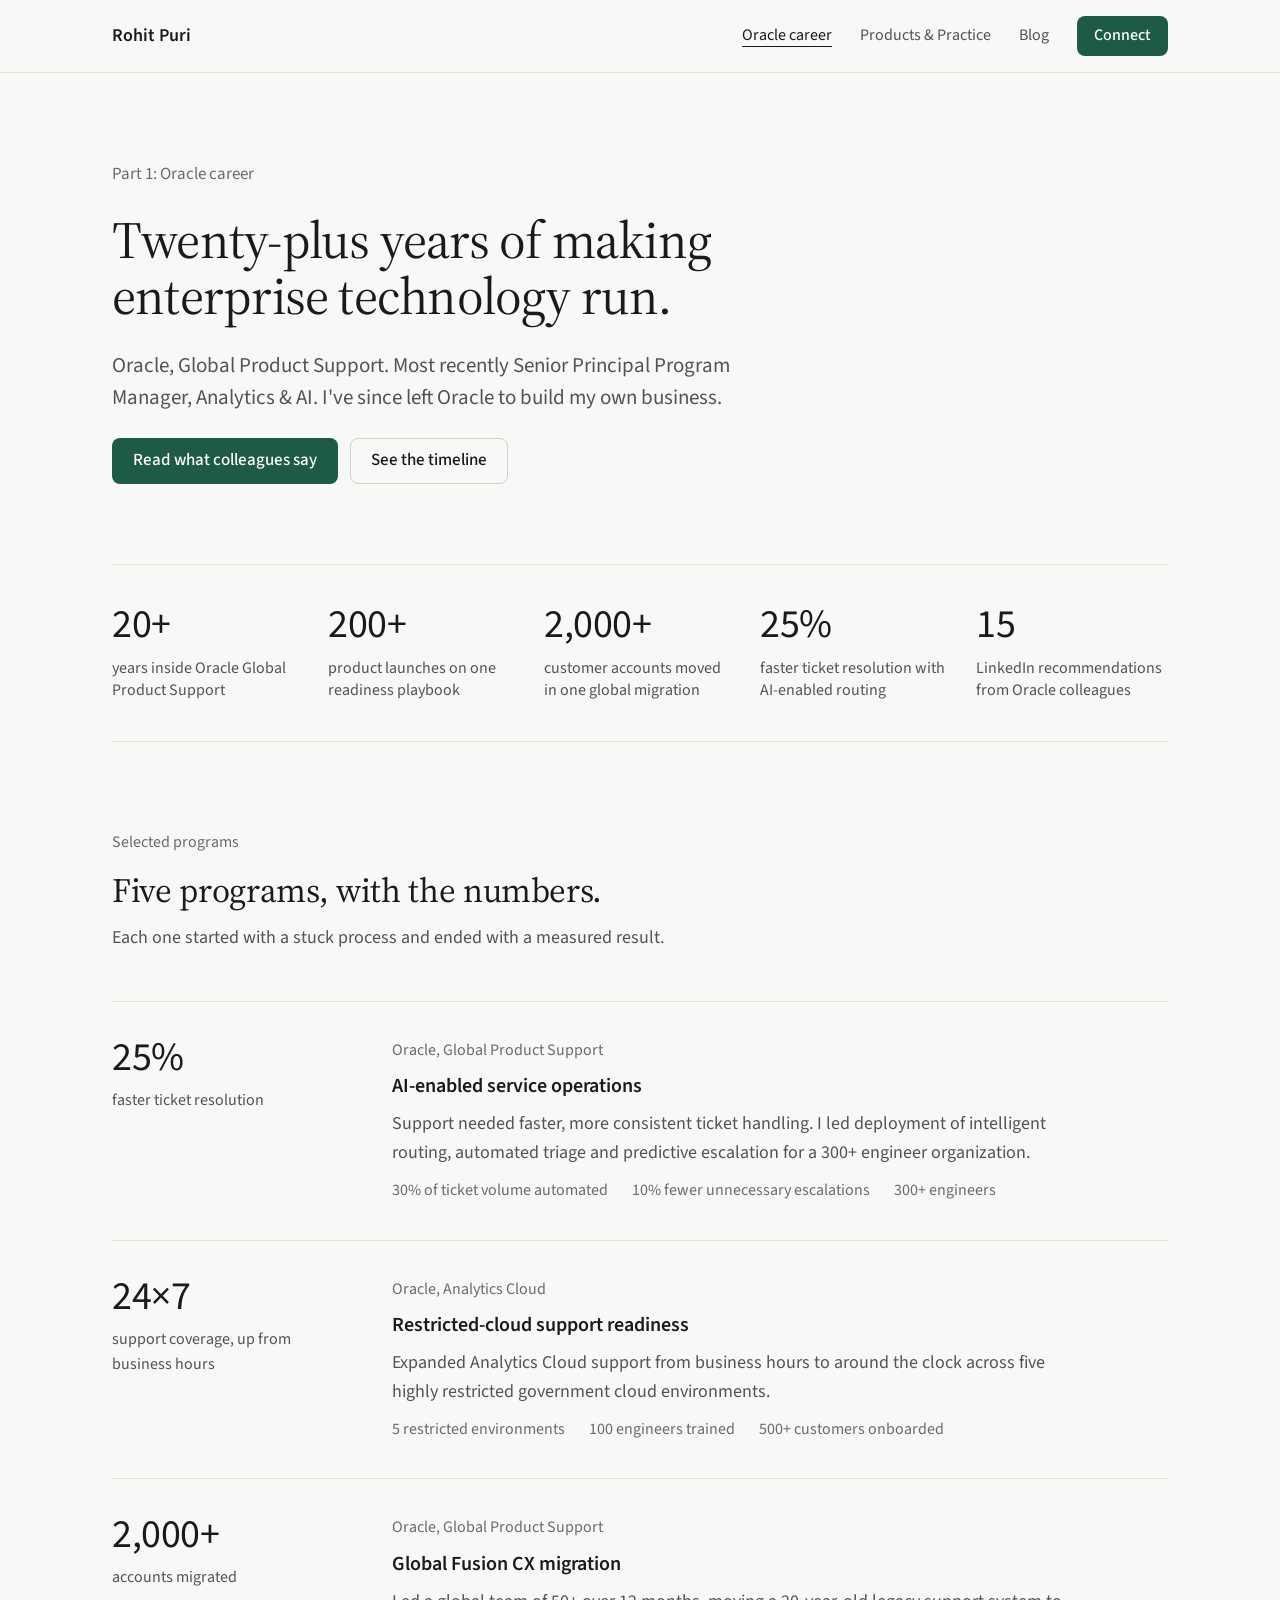
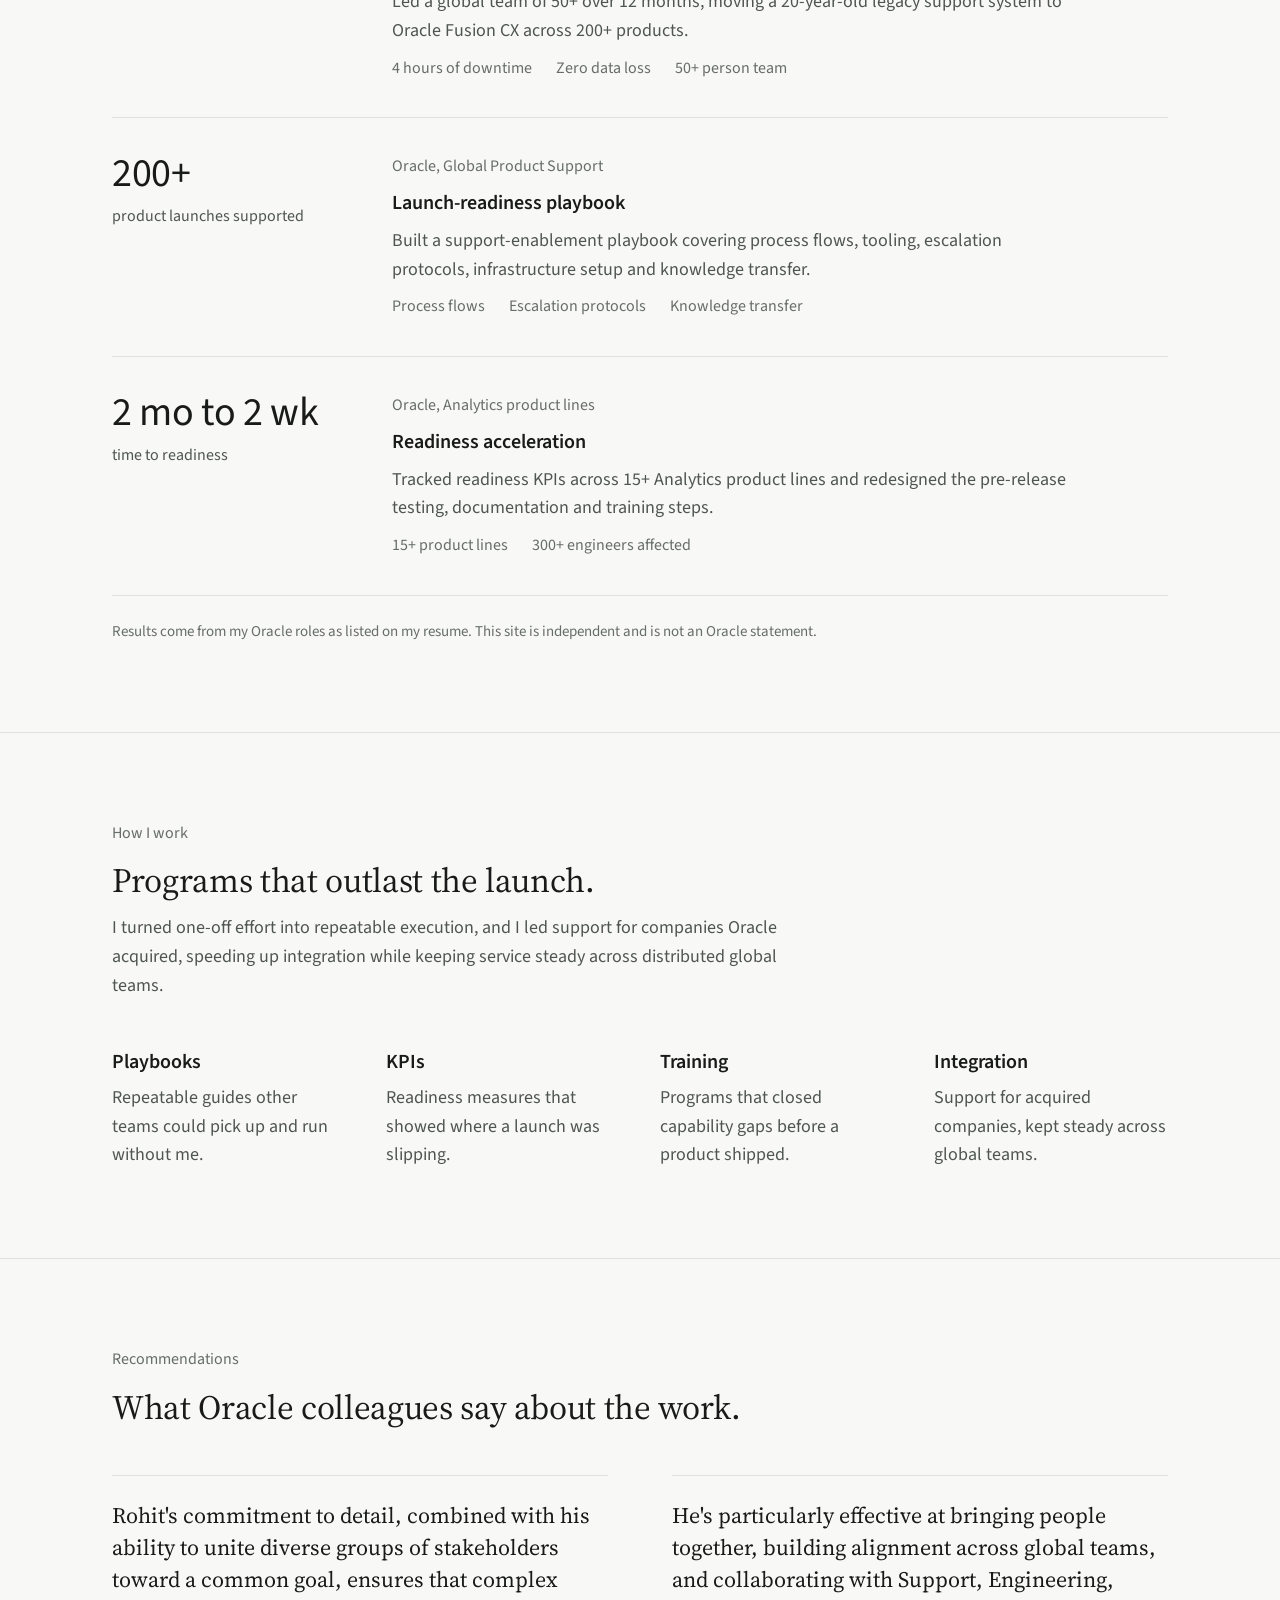
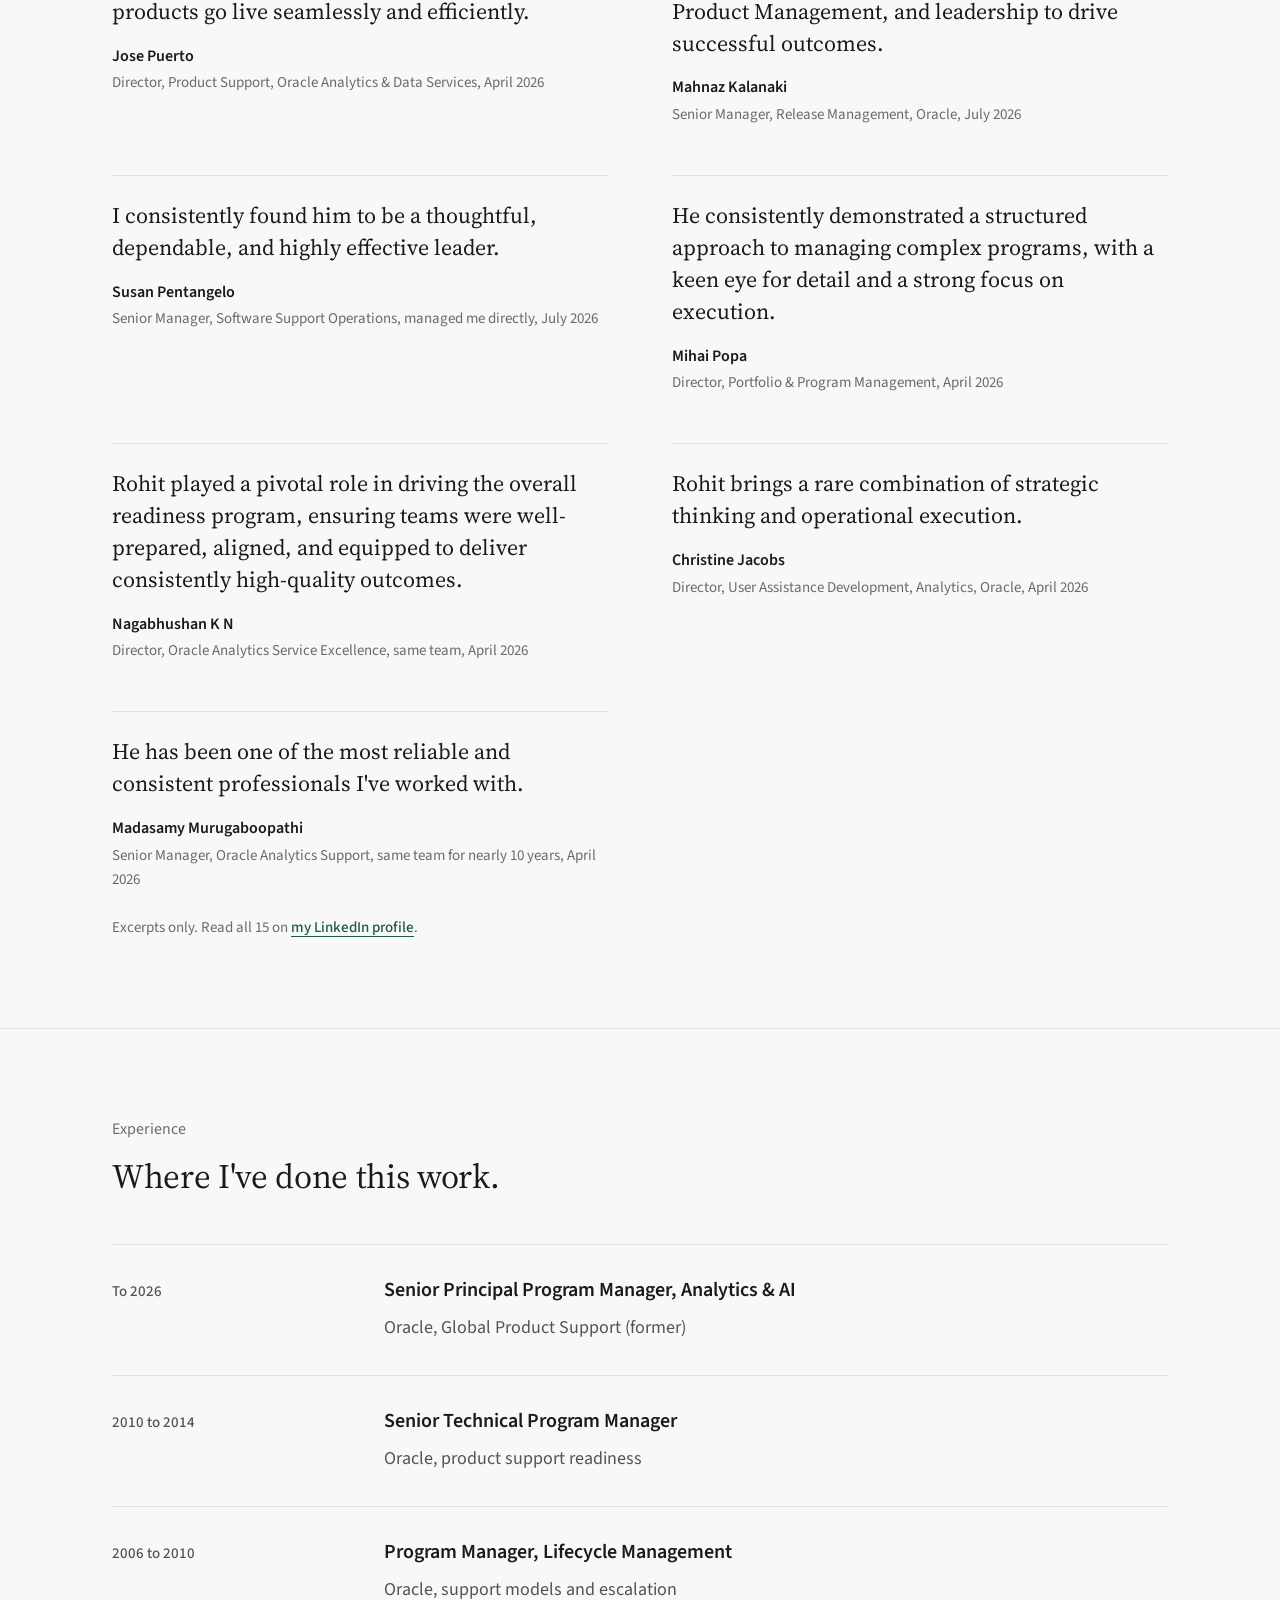
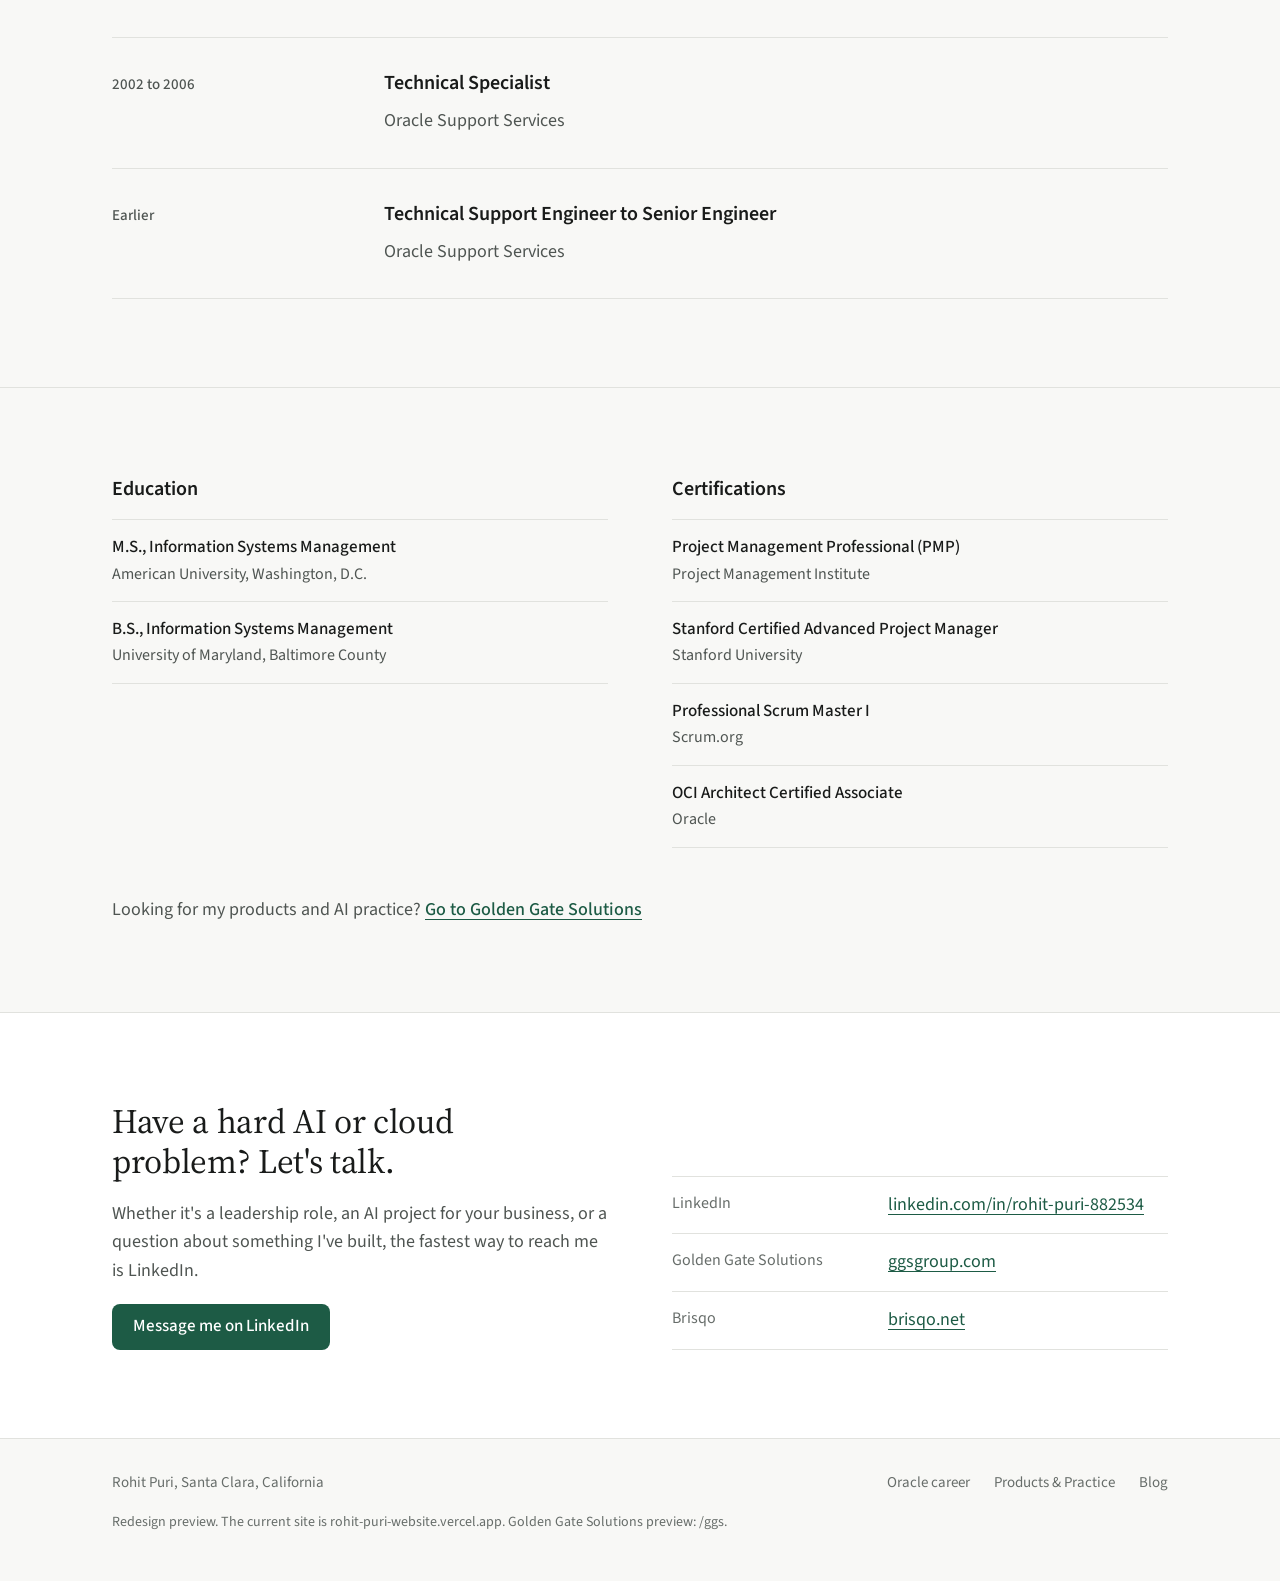
<file: career.html>
<!doctype html>
<html lang="en">
<head>
<meta charset="utf-8">
<meta name="viewport" content="width=device-width, initial-scale=1">
<meta name="robots" content="noindex">
<title>Oracle career | Rohit Puri</title>
<link rel="stylesheet" href="rohit.css">
</head>
<body>

<header class="nav">
  <div class="container">
    <a class="wordmark" href="/">Rohit Puri</a>
    <nav class="nav-links" aria-label="Main">
      <a href="/career" aria-current="page">Oracle career</a>
      <a href="/products">Products &amp; Practice</a>
      <a href="/blog">Blog</a>
      <a class="btn btn-primary" href="https://www.linkedin.com/in/rohit-puri-882534/">Connect</a>
      <button class="nav-menu" type="button">Menu</button>
    </nav>
  </div>
</header>

<main>
  <section class="hero">
    <div class="container hero-text" style="max-width:1120px">
      <p class="kicker">Part 1: Oracle career</p>
      <h1 style="max-width:820px">Twenty-plus years of making enterprise technology run.</h1>
      <p class="lede measure">Oracle, Global Product Support. Most recently Senior Principal Program Manager, Analytics &amp; AI. I've since left Oracle to build my own business.</p>
      <div class="actions">
        <a class="btn btn-primary" href="#voices">Read what colleagues say</a>
        <a class="btn btn-secondary" href="#experience">See the timeline</a>
      </div>
    </div>
  </section>

  <div class="container">
    <div class="stats" style="--cols:5">
      <div><div class="stat-value">20+</div><div class="stat-label">years inside Oracle Global Product Support</div></div>
      <div><div class="stat-value">200+</div><div class="stat-label">product launches on one readiness playbook</div></div>
      <div><div class="stat-value">2,000+</div><div class="stat-label">customer accounts moved in one global migration</div></div>
      <div><div class="stat-value">25%</div><div class="stat-label">faster ticket resolution with AI-enabled routing</div></div>
      <div><div class="stat-value">15</div><div class="stat-label">LinkedIn recommendations from Oracle colleagues</div></div>
    </div>
  </div>

  <section class="section" style="border-top:0">
    <div class="container">
      <div class="section-head">
        <p class="label">Selected programs</p>
        <h2>Five programs, with the numbers.</h2>
        <p class="muted">Each one started with a stuck process and ended with a measured result.</p>
      </div>
      <div class="rows">
        <article class="case">
          <div><div class="case-num">25%</div><p class="case-sub">faster ticket resolution</p></div>
          <div class="body">
            <p class="label">Oracle, Global Product Support</p>
            <h3>AI-enabled service operations</h3>
            <p class="muted">Support needed faster, more consistent ticket handling. I led deployment of intelligent routing, automated triage and predictive escalation for a 300+ engineer organization.</p>
            <ul class="case-facts"><li>30% of ticket volume automated</li><li>10% fewer unnecessary escalations</li><li>300+ engineers</li></ul>
          </div>
        </article>
        <article class="case">
          <div><div class="case-num">24×7</div><p class="case-sub">support coverage, up from business hours</p></div>
          <div class="body">
            <p class="label">Oracle, Analytics Cloud</p>
            <h3>Restricted-cloud support readiness</h3>
            <p class="muted">Expanded Analytics Cloud support from business hours to around the clock across five highly restricted government cloud environments.</p>
            <ul class="case-facts"><li>5 restricted environments</li><li>100 engineers trained</li><li>500+ customers onboarded</li></ul>
          </div>
        </article>
        <article class="case">
          <div><div class="case-num">2,000+</div><p class="case-sub">accounts migrated</p></div>
          <div class="body">
            <p class="label">Oracle, Global Product Support</p>
            <h3>Global Fusion CX migration</h3>
            <p class="muted">Led a global team of 50+ over 12 months, moving a 20-year-old legacy support system to Oracle Fusion CX across 200+ products.</p>
            <ul class="case-facts"><li>4 hours of downtime</li><li>Zero data loss</li><li>50+ person team</li></ul>
          </div>
        </article>
        <article class="case">
          <div><div class="case-num">200+</div><p class="case-sub">product launches supported</p></div>
          <div class="body">
            <p class="label">Oracle, Global Product Support</p>
            <h3>Launch-readiness playbook</h3>
            <p class="muted">Built a support-enablement playbook covering process flows, tooling, escalation protocols, infrastructure setup and knowledge transfer.</p>
            <ul class="case-facts"><li>Process flows</li><li>Escalation protocols</li><li>Knowledge transfer</li></ul>
          </div>
        </article>
        <article class="case">
          <div><div class="case-num">2 mo to 2 wk</div><p class="case-sub">time to readiness</p></div>
          <div class="body">
            <p class="label">Oracle, Analytics product lines</p>
            <h3>Readiness acceleration</h3>
            <p class="muted">Tracked readiness KPIs across 15+ Analytics product lines and redesigned the pre-release testing, documentation and training steps.</p>
            <ul class="case-facts"><li>15+ product lines</li><li>300+ engineers affected</li></ul>
          </div>
        </article>
      </div>
      <p class="note">Results come from my Oracle roles as listed on my resume. This site is independent and is not an Oracle statement.</p>
    </div>
  </section>

  <section class="section">
    <div class="container">
      <div class="section-head">
        <p class="label">How I work</p>
        <h2>Programs that outlast the launch.</h2>
        <p class="muted">I turned one-off effort into repeatable execution, and I led support for companies Oracle acquired, speeding up integration while keeping service steady across distributed global teams.</p>
      </div>
      <div class="cols-4">
        <div class="stack-sm"><h3>Playbooks</h3><p class="muted">Repeatable guides other teams could pick up and run without me.</p></div>
        <div class="stack-sm"><h3>KPIs</h3><p class="muted">Readiness measures that showed where a launch was slipping.</p></div>
        <div class="stack-sm"><h3>Training</h3><p class="muted">Programs that closed capability gaps before a product shipped.</p></div>
        <div class="stack-sm"><h3>Integration</h3><p class="muted">Support for acquired companies, kept steady across global teams.</p></div>
      </div>
    </div>
  </section>

  <section class="section" id="voices">
    <div class="container">
      <div class="section-head">
        <p class="label">Recommendations</p>
        <h2>What Oracle colleagues say about the work.</h2>
      </div>
      <div class="quotes">
        <figure class="quote"><blockquote>Rohit's commitment to detail, combined with his ability to unite diverse groups of stakeholders toward a common goal, ensures that complex products go live seamlessly and efficiently.</blockquote><figcaption><b>Jose Puerto</b><span>Director, Product Support, Oracle Analytics &amp; Data Services, April 2026</span></figcaption></figure>
        <figure class="quote"><blockquote>He's particularly effective at bringing people together, building alignment across global teams, and collaborating with Support, Engineering, Product Management, and leadership to drive successful outcomes.</blockquote><figcaption><b>Mahnaz Kalanaki</b><span>Senior Manager, Release Management, Oracle, July 2026</span></figcaption></figure>
        <figure class="quote"><blockquote>I consistently found him to be a thoughtful, dependable, and highly effective leader.</blockquote><figcaption><b>Susan Pentangelo</b><span>Senior Manager, Software Support Operations, managed me directly, July 2026</span></figcaption></figure>
        <figure class="quote"><blockquote>He consistently demonstrated a structured approach to managing complex programs, with a keen eye for detail and a strong focus on execution.</blockquote><figcaption><b>Mihai Popa</b><span>Director, Portfolio &amp; Program Management, April 2026</span></figcaption></figure>
        <figure class="quote"><blockquote>Rohit played a pivotal role in driving the overall readiness program, ensuring teams were well-prepared, aligned, and equipped to deliver consistently high-quality outcomes.</blockquote><figcaption><b>Nagabhushan K N</b><span>Director, Oracle Analytics Service Excellence, same team, April 2026</span></figcaption></figure>
        <figure class="quote"><blockquote>Rohit brings a rare combination of strategic thinking and operational execution.</blockquote><figcaption><b>Christine Jacobs</b><span>Director, User Assistance Development, Analytics, Oracle, April 2026</span></figcaption></figure>
        <figure class="quote"><blockquote>He has been one of the most reliable and consistent professionals I've worked with.</blockquote><figcaption><b>Madasamy Murugaboopathi</b><span>Senior Manager, Oracle Analytics Support, same team for nearly 10 years, April 2026</span></figcaption></figure>
      </div>
      <p class="note">Excerpts only. Read all 15 on <a class="text-link" href="https://www.linkedin.com/in/rohit-puri-882534/details/recommendations/">my LinkedIn profile</a>.</p>
    </div>
  </section>

  <section class="section" id="experience">
    <div class="container">
      <div class="section-head">
        <p class="label">Experience</p>
        <h2>Where I've done this work.</h2>
      </div>
      <div class="rows">
        <div class="row"><div class="meta"><strong>To 2026</strong></div><div class="body"><h3>Senior Principal Program Manager, Analytics &amp; AI</h3><p class="muted">Oracle, Global Product Support (former)</p></div></div>
        <div class="row"><div class="meta"><strong>2010 to 2014</strong></div><div class="body"><h3>Senior Technical Program Manager</h3><p class="muted">Oracle, product support readiness</p></div></div>
        <div class="row"><div class="meta"><strong>2006 to 2010</strong></div><div class="body"><h3>Program Manager, Lifecycle Management</h3><p class="muted">Oracle, support models and escalation</p></div></div>
        <div class="row"><div class="meta"><strong>2002 to 2006</strong></div><div class="body"><h3>Technical Specialist</h3><p class="muted">Oracle Support Services</p></div></div>
        <div class="row"><div class="meta"><strong>Earlier</strong></div><div class="body"><h3>Technical Support Engineer to Senior Engineer</h3><p class="muted">Oracle Support Services</p></div></div>
      </div>
    </div>
  </section>

  <section class="section">
    <div class="container cols-2">
      <div class="stack-sm">
        <h3 style="margin-bottom:8px">Education</h3>
        <dl class="list-2">
          <div><dt>M.S., Information Systems Management</dt><dd>American University, Washington, D.C.</dd></div>
          <div><dt>B.S., Information Systems Management</dt><dd>University of Maryland, Baltimore County</dd></div>
        </dl>
      </div>
      <div class="stack-sm">
        <h3 style="margin-bottom:8px">Certifications</h3>
        <dl class="list-2">
          <div><dt>Project Management Professional (PMP)</dt><dd>Project Management Institute</dd></div>
          <div><dt>Stanford Certified Advanced Project Manager</dt><dd>Stanford University</dd></div>
          <div><dt>Professional Scrum Master I</dt><dd>Scrum.org</dd></div>
          <div><dt>OCI Architect Certified Associate</dt><dd>Oracle</dd></div>
        </dl>
      </div>
    </div>
    <div class="container"><p class="muted" style="margin-top:48px">Looking for my products and AI practice? <a class="text-link" href="/products">Go to Golden Gate Solutions</a></p></div>
  </section>

  <section class="section connect">
    <div class="container cols-2">
      <div class="stack">
        <h2>Have a hard AI or cloud problem? Let's talk.</h2>
        <p class="muted">Whether it's a leadership role, an AI project for your business, or a question about something I've built, the fastest way to reach me is LinkedIn.</p>
        <div class="actions"><a class="btn btn-primary" href="https://www.linkedin.com/in/rohit-puri-882534/">Message me on LinkedIn</a></div>
      </div>
      <dl class="contact-list" style="align-self:end">
        <div><dt>LinkedIn</dt><dd><a href="https://www.linkedin.com/in/rohit-puri-882534/">linkedin.com/in/rohit-puri-882534</a></dd></div>
        <div><dt>Golden Gate Solutions</dt><dd><a href="https://ggsgroup.com/">ggsgroup.com</a></dd></div>
        <div><dt>Brisqo</dt><dd><a href="https://www.brisqo.net/">brisqo.net</a></dd></div>
      </dl>
    </div>
  </section>
</main>

<footer class="footer">
  <div class="container">
    <span>Rohit Puri, Santa Clara, California</span>
    <nav aria-label="Footer">
      <a href="/career">Oracle career</a>
      <a href="/products">Products &amp; Practice</a>
      <a href="/blog">Blog</a>
    </nav>
    <p class="preview-note">Redesign preview. The current site is <a href="https://rohit-puri-website.vercel.app/">rohit-puri-website.vercel.app</a>. Golden Gate Solutions preview: <a href="/ggs">/ggs</a>.</p>
  </div>
</footer>

</body>
</html>
</file>
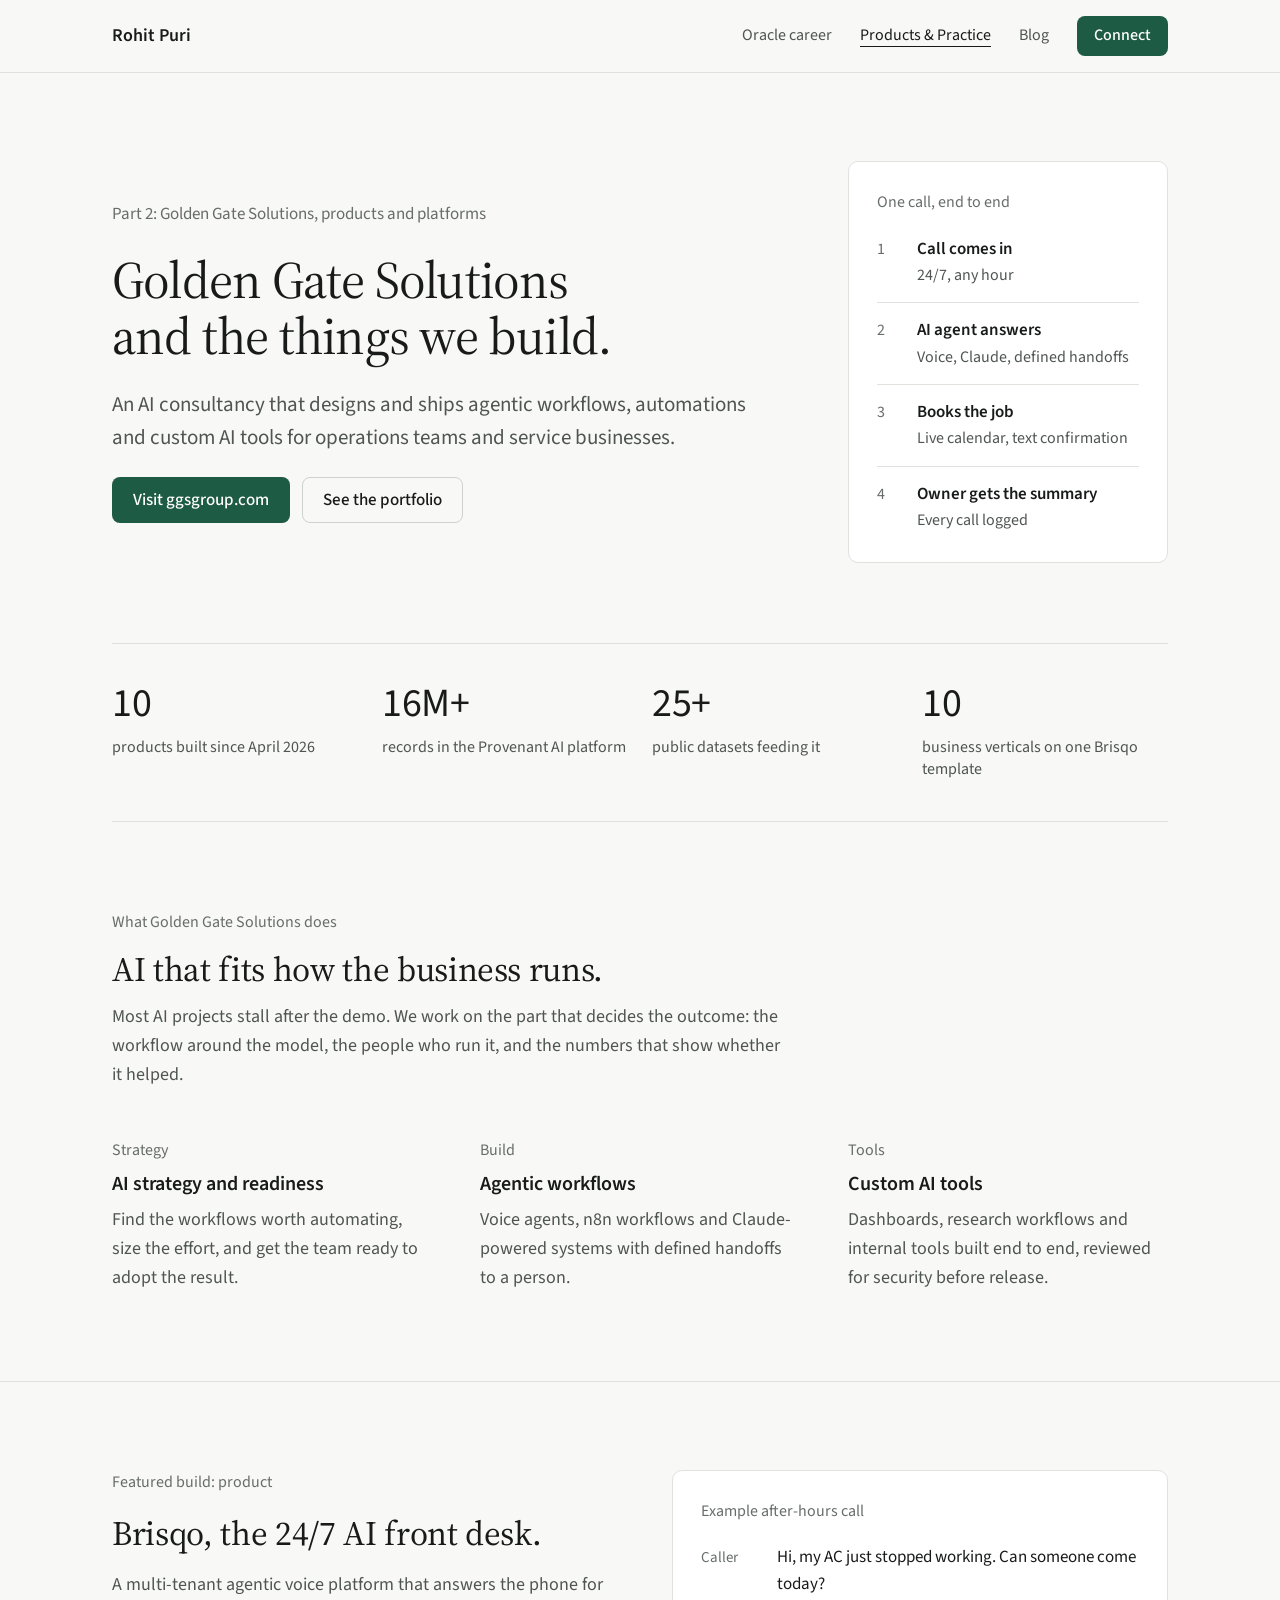
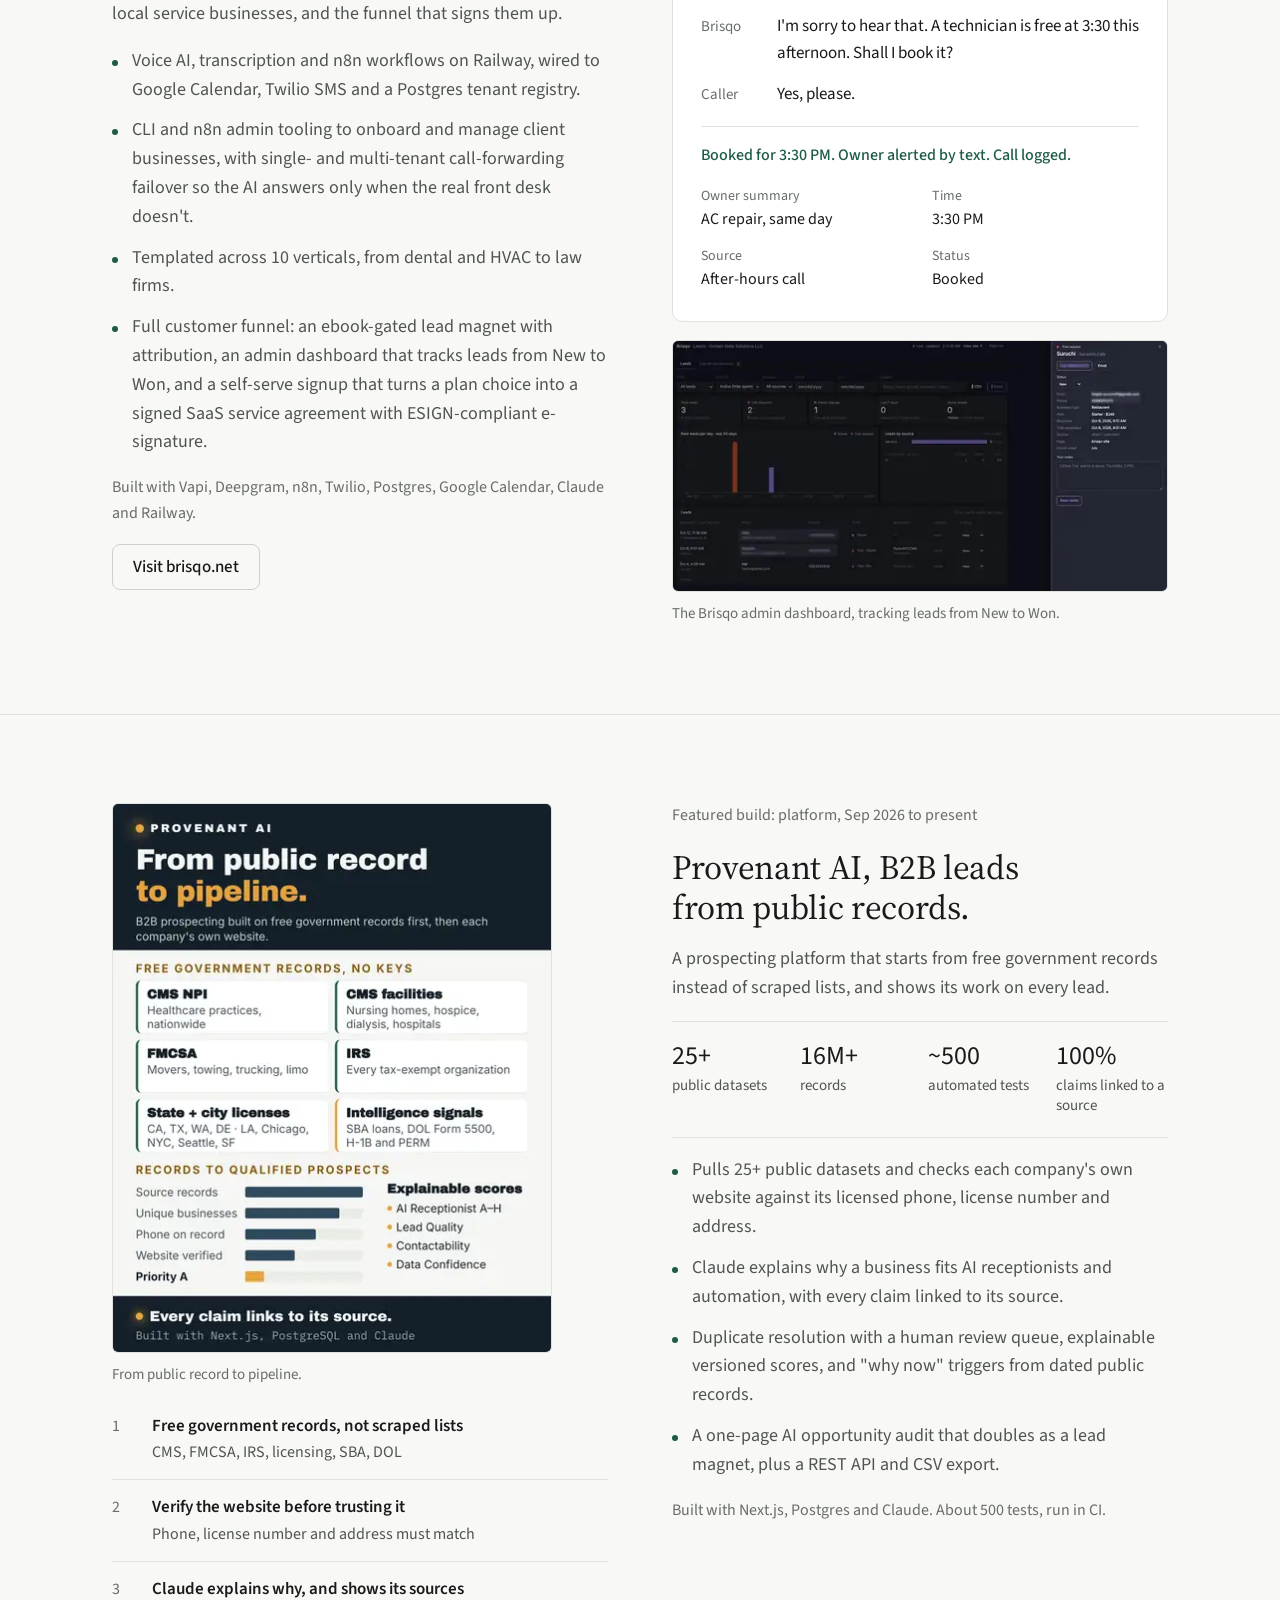
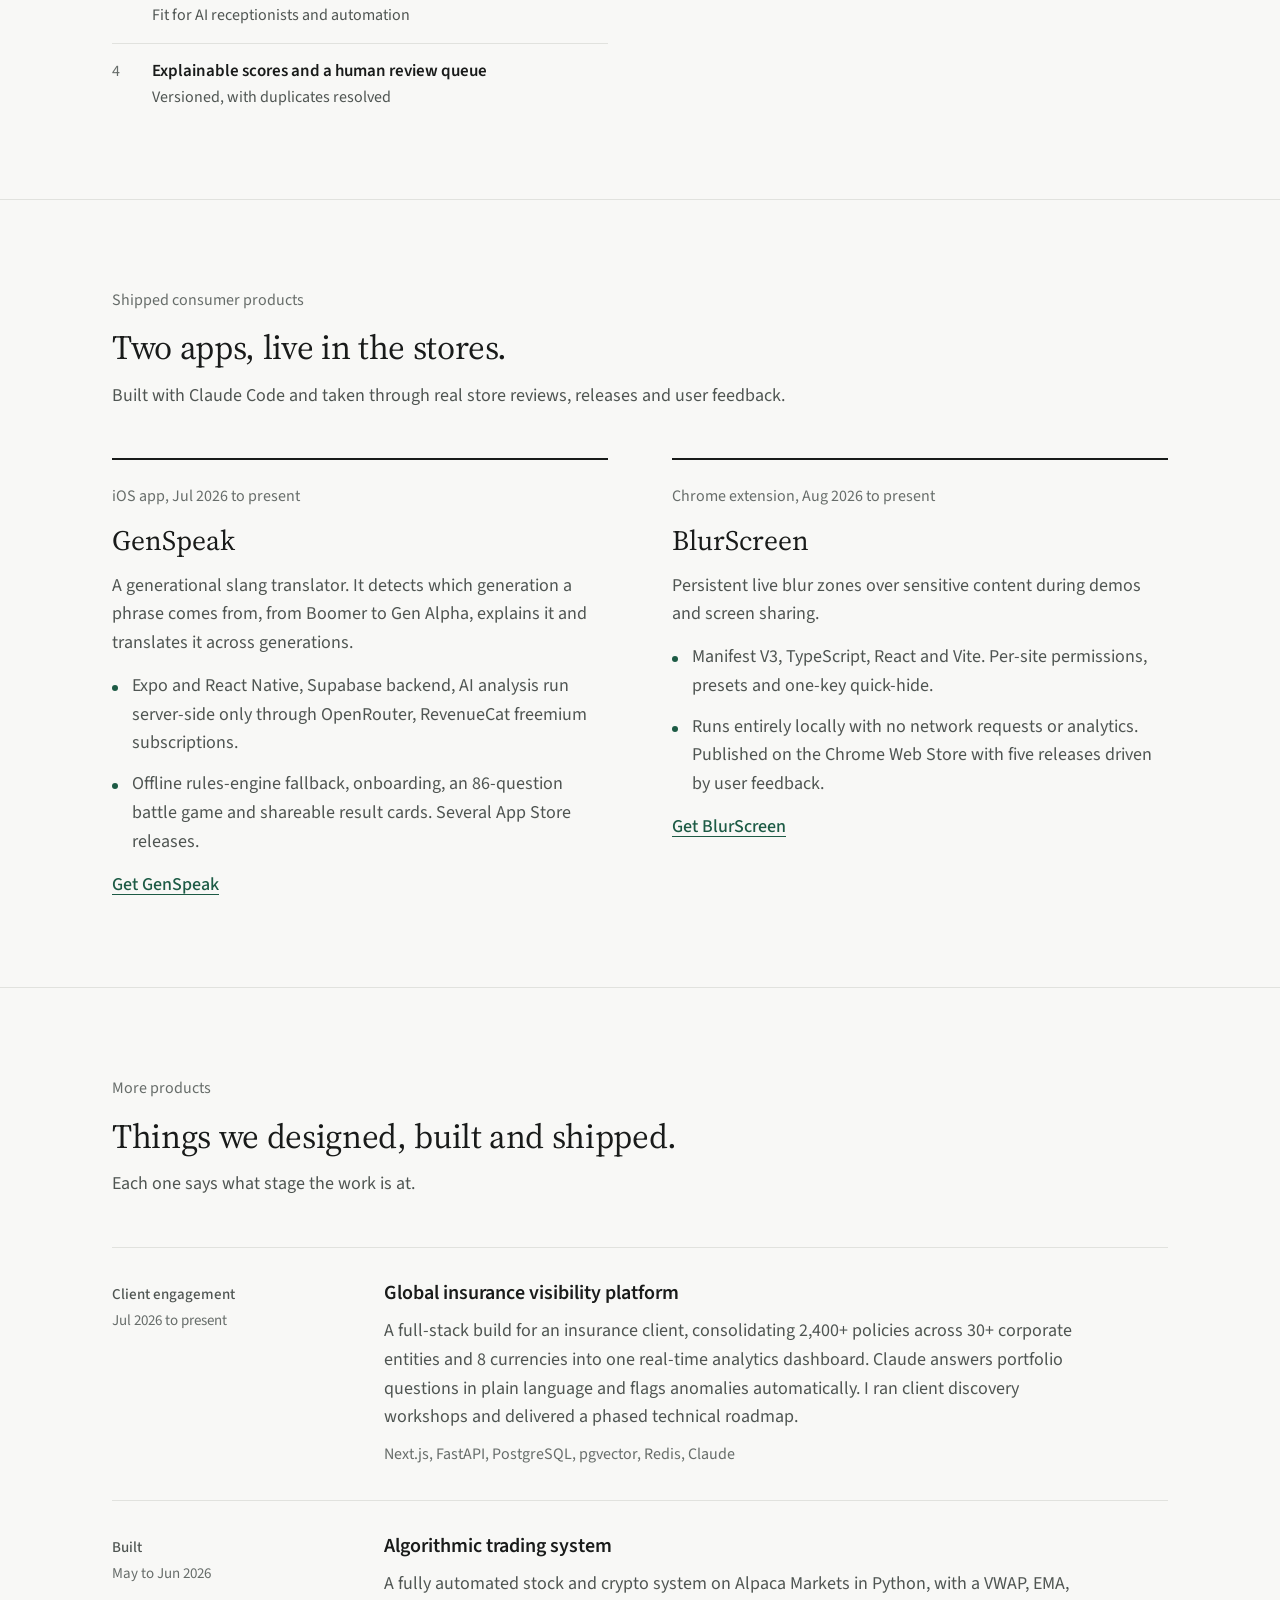
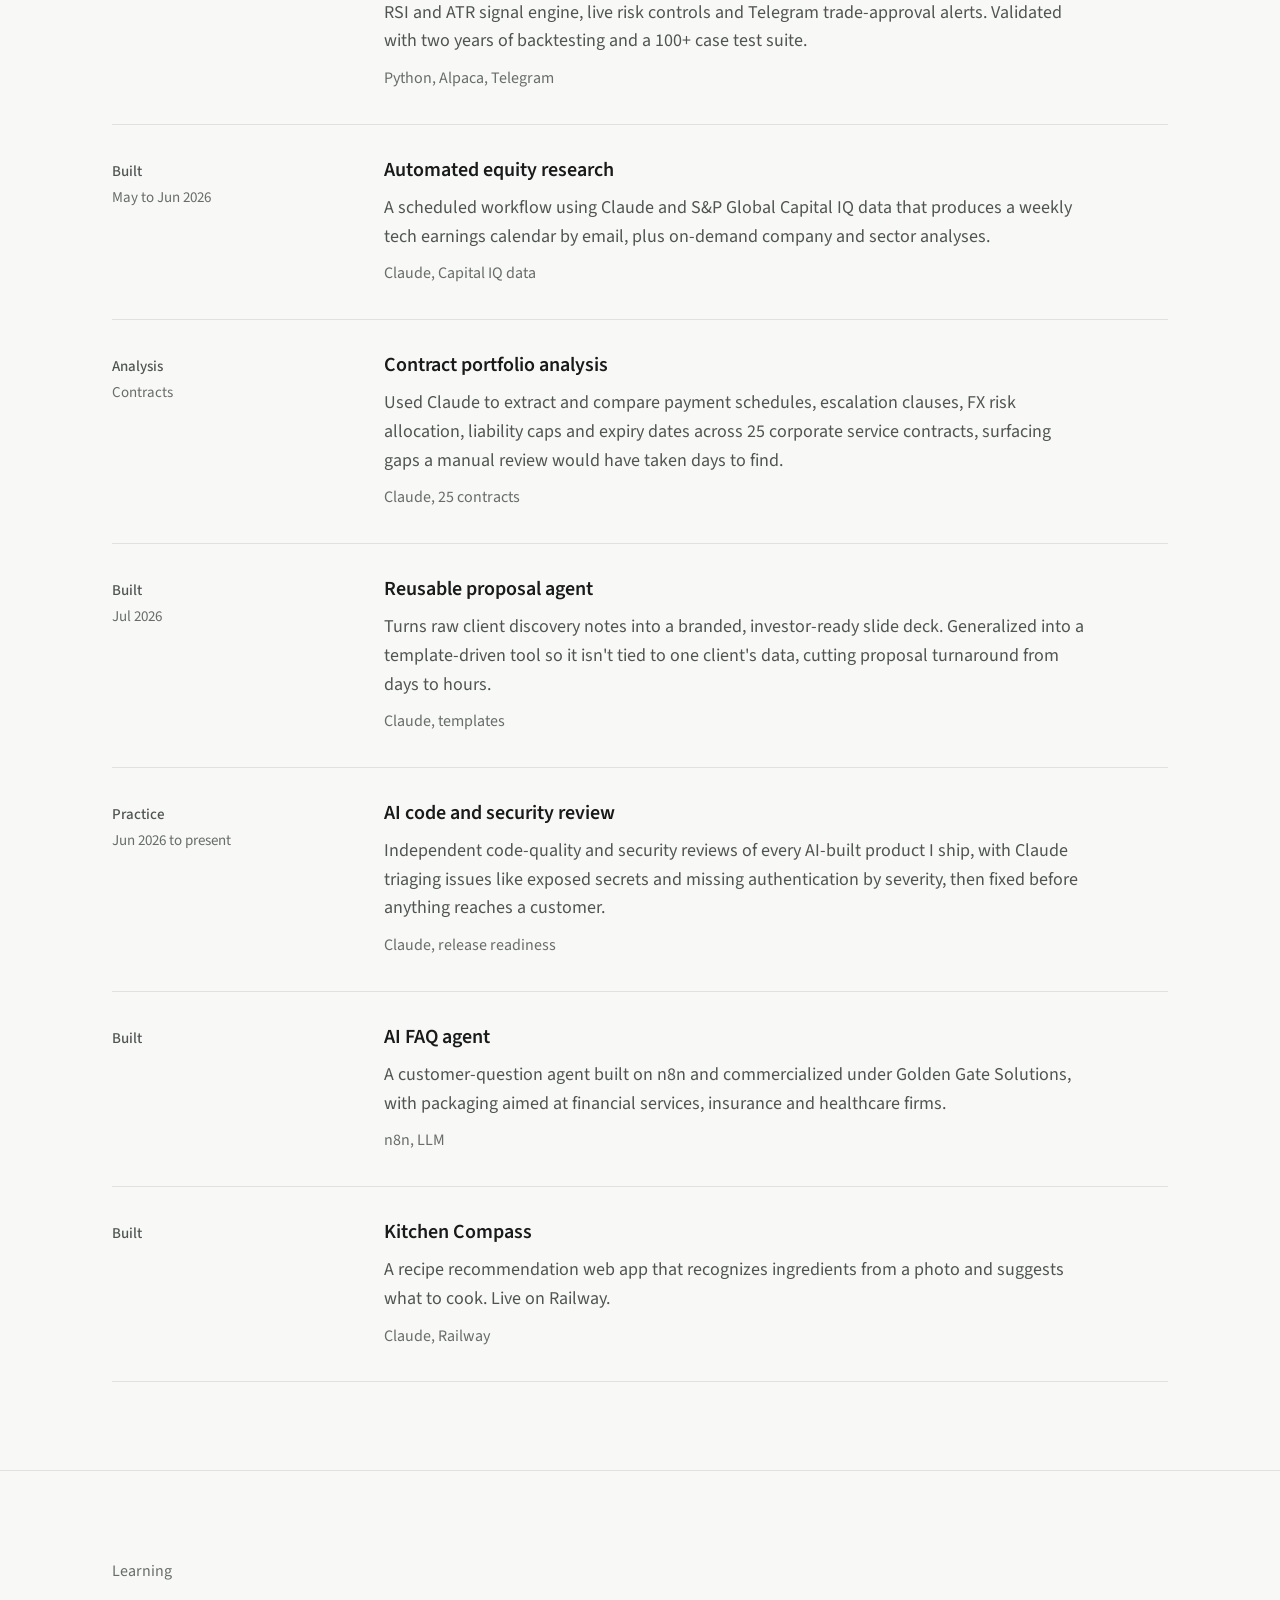
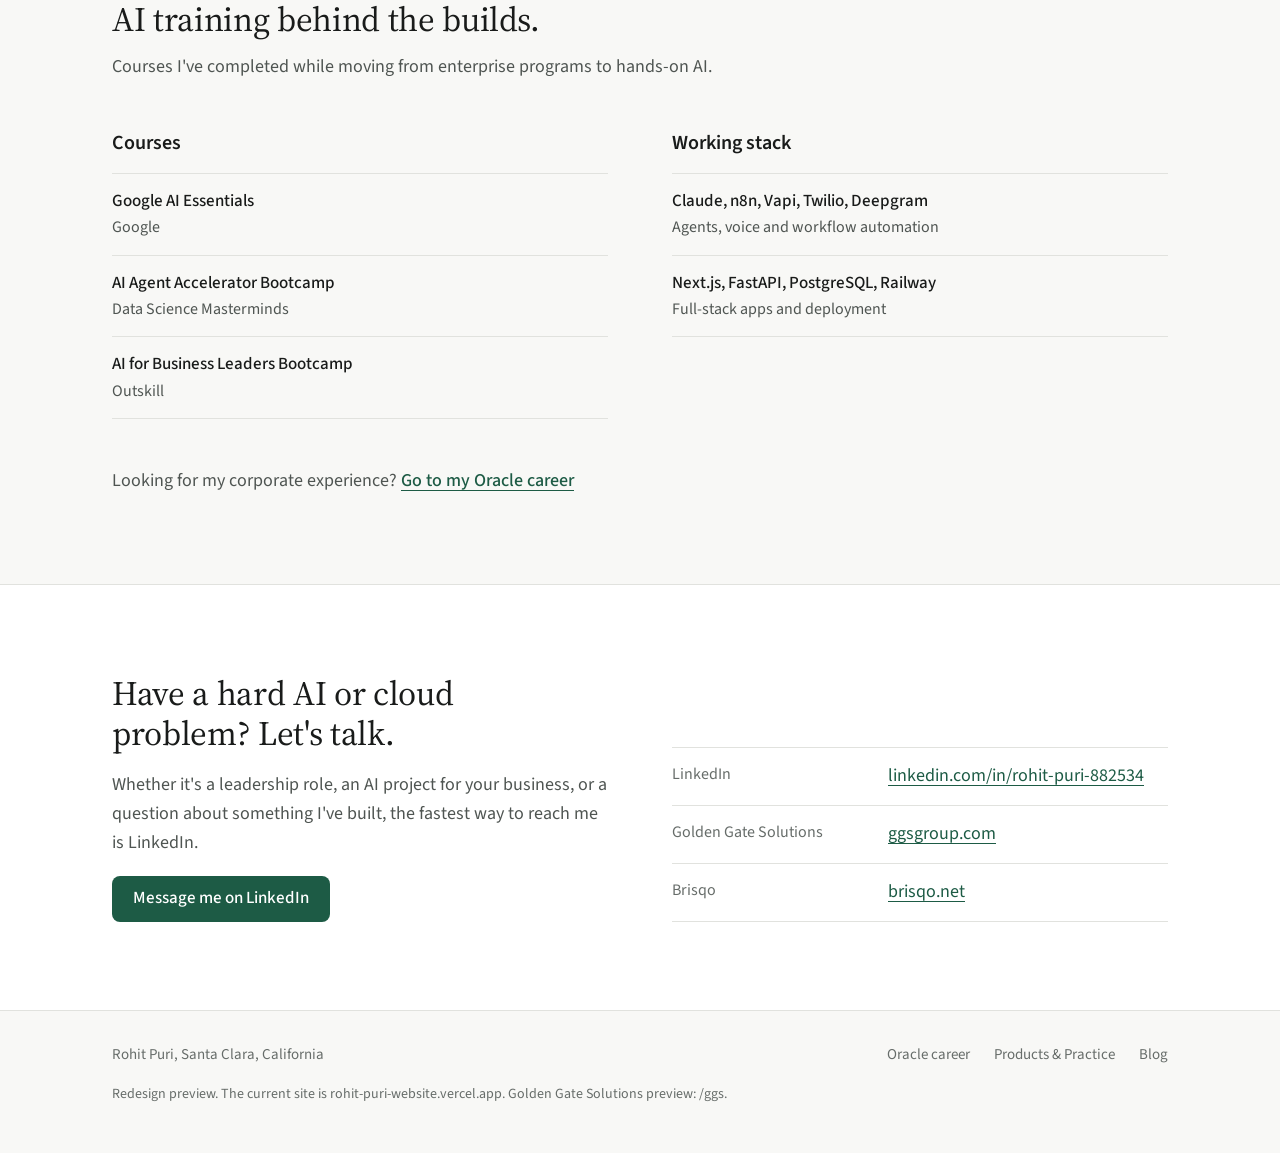
<file: products.html>
<!doctype html>
<html lang="en">
<head>
<meta charset="utf-8">
<meta name="viewport" content="width=device-width, initial-scale=1">
<meta name="robots" content="noindex">
<title>Products &amp; Practice | Rohit Puri</title>
<link rel="stylesheet" href="rohit.css">
</head>
<body>

<header class="nav">
  <div class="container">
    <a class="wordmark" href="/">Rohit Puri</a>
    <nav class="nav-links" aria-label="Main">
      <a href="/career">Oracle career</a>
      <a href="/products" aria-current="page">Products &amp; Practice</a>
      <a href="/blog">Blog</a>
      <a class="btn btn-primary" href="https://www.linkedin.com/in/rohit-puri-882534/">Connect</a>
      <button class="nav-menu" type="button">Menu</button>
    </nav>
  </div>
</header>

<main>
  <section class="hero">
    <div class="container hero-grid center">
      <div class="hero-text">
        <p class="kicker">Part 2: Golden Gate Solutions, products and platforms</p>
        <h1>Golden Gate Solutions and the things we build.</h1>
        <p class="lede measure">An AI consultancy that designs and ships agentic workflows, automations and custom AI tools for operations teams and service businesses.</p>
        <div class="actions">
          <a class="btn btn-primary" href="https://ggsgroup.com/">Visit ggsgroup.com</a>
          <a class="btn btn-secondary" href="#portfolio">See the portfolio</a>
        </div>
      </div>
      <div class="panel">
        <p class="panel-title">One call, end to end</p>
        <ol class="steps">
          <li><div><strong>Call comes in</strong><span>24/7, any hour</span></div></li>
          <li><div><strong>AI agent answers</strong><span>Voice, Claude, defined handoffs</span></div></li>
          <li><div><strong>Books the job</strong><span>Live calendar, text confirmation</span></div></li>
          <li><div><strong>Owner gets the summary</strong><span>Every call logged</span></div></li>
        </ol>
      </div>
    </div>
  </section>

  <div class="container">
    <div class="stats" style="--cols:4">
      <div><div class="stat-value">10</div><div class="stat-label">products built since April 2026</div></div>
      <div><div class="stat-value">16M+</div><div class="stat-label">records in the Provenant AI platform</div></div>
      <div><div class="stat-value">25+</div><div class="stat-label">public datasets feeding it</div></div>
      <div><div class="stat-value">10</div><div class="stat-label">business verticals on one Brisqo template</div></div>
    </div>
  </div>

  <section class="section" style="border-top:0">
    <div class="container">
      <div class="section-head">
        <p class="label">What Golden Gate Solutions does</p>
        <h2>AI that fits how the business runs.</h2>
        <p class="muted">Most AI projects stall after the demo. We work on the part that decides the outcome: the workflow around the model, the people who run it, and the numbers that show whether it helped.</p>
      </div>
      <div class="cols-3">
        <div class="stack-sm">
          <p class="label">Strategy</p>
          <h3>AI strategy and readiness</h3>
          <p class="muted">Find the workflows worth automating, size the effort, and get the team ready to adopt the result.</p>
        </div>
        <div class="stack-sm">
          <p class="label">Build</p>
          <h3>Agentic workflows</h3>
          <p class="muted">Voice agents, n8n workflows and Claude-powered systems with defined handoffs to a person.</p>
        </div>
        <div class="stack-sm">
          <p class="label">Tools</p>
          <h3>Custom AI tools</h3>
          <p class="muted">Dashboards, research workflows and internal tools built end to end, reviewed for security before release.</p>
        </div>
      </div>
    </div>
  </section>

  <section class="section" id="portfolio">
    <div class="container feature">
      <div class="stack">
        <p class="label">Featured build: product</p>
        <h2>Brisqo, the 24/7 AI front desk.</h2>
        <p class="muted">A multi-tenant agentic voice platform that answers the phone for local service businesses, and the funnel that signs them up.</p>
        <ul class="bullets">
          <li>Voice AI, transcription and n8n workflows on Railway, wired to Google Calendar, Twilio SMS and a Postgres tenant registry.</li>
          <li>CLI and n8n admin tooling to onboard and manage client businesses, with single- and multi-tenant call-forwarding failover so the AI answers only when the real front desk doesn't.</li>
          <li>Templated across 10 verticals, from dental and HVAC to law firms.</li>
          <li>Full customer funnel: an ebook-gated lead magnet with attribution, an admin dashboard that tracks leads from New to Won, and a self-serve signup that turns a plan choice into a signed SaaS service agreement with ESIGN-compliant e-signature.</li>
        </ul>
        <p class="built-with">Built with Vapi, Deepgram, n8n, Twilio, Postgres, Google Calendar, Claude and Railway.</p>
        <div class="actions"><a class="btn btn-secondary" href="https://www.brisqo.net/">Visit brisqo.net</a></div>
      </div>
      <div class="stack">
        <div class="panel">
          <p class="panel-title">Example after-hours call</p>
          <div class="transcript">
            <div class="turn"><span class="who">Caller</span><p>Hi, my AC just stopped working. Can someone come today?</p></div>
            <div class="turn"><span class="who">Brisqo</span><p>I'm sorry to hear that. A technician is free at 3:30 this afternoon. Shall I book it?</p></div>
            <div class="turn"><span class="who">Caller</span><p>Yes, please.</p></div>
          </div>
          <p class="outcome">Booked for 3:30 PM. Owner alerted by text. Call logged.</p>
          <dl class="summary">
            <div><dt>Owner summary</dt><dd>AC repair, same day</dd></div>
            <div><dt>Time</dt><dd>3:30 PM</dd></div>
            <div><dt>Source</dt><dd>After-hours call</dd></div>
            <div><dt>Status</dt><dd>Booked</dd></div>
          </dl>
        </div>
        <figure class="figure">
          <img src="/images/brisqo-leads.webp" alt="Brisqo admin dashboard with lead capture" width="560" height="284">
          <figcaption>The Brisqo admin dashboard, tracking leads from New to Won.</figcaption>
        </figure>
      </div>
    </div>
  </section>

  <section class="section">
    <div class="container feature">
      <div class="stack">
        <figure class="figure">
          <img src="/images/provenant.webp" alt="Provenant AI: from public record to pipeline" width="440" height="550" style="max-width:440px">
          <figcaption>From public record to pipeline.</figcaption>
        </figure>
        <ol class="steps" style="margin-top:8px">
          <li><div><strong>Free government records, not scraped lists</strong><span>CMS, FMCSA, IRS, licensing, SBA, DOL</span></div></li>
          <li><div><strong>Verify the website before trusting it</strong><span>Phone, license number and address must match</span></div></li>
          <li><div><strong>Claude explains why, and shows its sources</strong><span>Fit for AI receptionists and automation</span></div></li>
          <li><div><strong>Explainable scores and a human review queue</strong><span>Versioned, with duplicates resolved</span></div></li>
        </ol>
      </div>
      <div class="stack">
        <p class="label">Featured build: platform, Sep 2026 to present</p>
        <h2>Provenant AI, B2B leads from public records.</h2>
        <p class="muted">A prospecting platform that starts from free government records instead of scraped lists, and shows its work on every lead.</p>
        <div class="mini-stats">
          <div><strong>25+</strong><span>public datasets</span></div>
          <div><strong>16M+</strong><span>records</span></div>
          <div><strong>~500</strong><span>automated tests</span></div>
          <div><strong>100%</strong><span>claims linked to a source</span></div>
        </div>
        <ul class="bullets">
          <li>Pulls 25+ public datasets and checks each company's own website against its licensed phone, license number and address.</li>
          <li>Claude explains why a business fits AI receptionists and automation, with every claim linked to its source.</li>
          <li>Duplicate resolution with a human review queue, explainable versioned scores, and "why now" triggers from dated public records.</li>
          <li>A one-page AI opportunity audit that doubles as a lead magnet, plus a REST API and CSV export.</li>
        </ul>
        <p class="built-with">Built with Next.js, Postgres and Claude. About 500 tests, run in CI.</p>
      </div>
    </div>
  </section>

  <section class="section">
    <div class="container">
      <div class="section-head">
        <p class="label">Shipped consumer products</p>
        <h2>Two apps, live in the stores.</h2>
        <p class="muted">Built with Claude Code and taken through real store reviews, releases and user feedback.</p>
      </div>
      <div class="cols-2">
        <div class="path">
          <p class="label">iOS app, Jul 2026 to present</p>
          <h3>GenSpeak</h3>
          <p class="muted">A generational slang translator. It detects which generation a phrase comes from, from Boomer to Gen Alpha, explains it and translates it across generations.</p>
          <ul class="bullets">
            <li>Expo and React Native, Supabase backend, AI analysis run server-side only through OpenRouter, RevenueCat freemium subscriptions.</li>
            <li>Offline rules-engine fallback, onboarding, an 86-question battle game and shareable result cards. Several App Store releases.</li>
          </ul>
          <p><a class="text-link" href="https://tinyurl.com/gen-speak">Get GenSpeak</a></p>
        </div>
        <div class="path">
          <p class="label">Chrome extension, Aug 2026 to present</p>
          <h3>BlurScreen</h3>
          <p class="muted">Persistent live blur zones over sensitive content during demos and screen sharing.</p>
          <ul class="bullets">
            <li>Manifest V3, TypeScript, React and Vite. Per-site permissions, presets and one-key quick-hide.</li>
            <li>Runs entirely locally with no network requests or analytics. Published on the Chrome Web Store with five releases driven by user feedback.</li>
          </ul>
          <p><a class="text-link" href="https://tinyurl.com/blur-screen">Get BlurScreen</a></p>
        </div>
      </div>
    </div>
  </section>

  <section class="section">
    <div class="container">
      <div class="section-head">
        <p class="label">More products</p>
        <h2>Things we designed, built and shipped.</h2>
        <p class="muted">Each one says what stage the work is at.</p>
      </div>
      <div class="rows">
        <article class="row">
          <div class="meta"><strong>Client engagement</strong><span>Jul 2026 to present</span></div>
          <div class="body">
            <h3>Global insurance visibility platform</h3>
            <p class="muted">A full-stack build for an insurance client, consolidating 2,400+ policies across 30+ corporate entities and 8 currencies into one real-time analytics dashboard. Claude answers portfolio questions in plain language and flags anomalies automatically. I ran client discovery workshops and delivered a phased technical roadmap.</p>
            <p class="built-with">Next.js, FastAPI, PostgreSQL, pgvector, Redis, Claude</p>
          </div>
        </article>
        <article class="row">
          <div class="meta"><strong>Built</strong><span>May to Jun 2026</span></div>
          <div class="body">
            <h3>Algorithmic trading system</h3>
            <p class="muted">A fully automated stock and crypto system on Alpaca Markets in Python, with a VWAP, EMA, RSI and ATR signal engine, live risk controls and Telegram trade-approval alerts. Validated with two years of backtesting and a 100+ case test suite.</p>
            <p class="built-with">Python, Alpaca, Telegram</p>
          </div>
        </article>
        <article class="row">
          <div class="meta"><strong>Built</strong><span>May to Jun 2026</span></div>
          <div class="body">
            <h3>Automated equity research</h3>
            <p class="muted">A scheduled workflow using Claude and S&amp;P Global Capital IQ data that produces a weekly tech earnings calendar by email, plus on-demand company and sector analyses.</p>
            <p class="built-with">Claude, Capital IQ data</p>
          </div>
        </article>
        <article class="row">
          <div class="meta"><strong>Analysis</strong><span>Contracts</span></div>
          <div class="body">
            <h3>Contract portfolio analysis</h3>
            <p class="muted">Used Claude to extract and compare payment schedules, escalation clauses, FX risk allocation, liability caps and expiry dates across 25 corporate service contracts, surfacing gaps a manual review would have taken days to find.</p>
            <p class="built-with">Claude, 25 contracts</p>
          </div>
        </article>
        <article class="row">
          <div class="meta"><strong>Built</strong><span>Jul 2026</span></div>
          <div class="body">
            <h3>Reusable proposal agent</h3>
            <p class="muted">Turns raw client discovery notes into a branded, investor-ready slide deck. Generalized into a template-driven tool so it isn't tied to one client's data, cutting proposal turnaround from days to hours.</p>
            <p class="built-with">Claude, templates</p>
          </div>
        </article>
        <article class="row">
          <div class="meta"><strong>Practice</strong><span>Jun 2026 to present</span></div>
          <div class="body">
            <h3>AI code and security review</h3>
            <p class="muted">Independent code-quality and security reviews of every AI-built product I ship, with Claude triaging issues like exposed secrets and missing authentication by severity, then fixed before anything reaches a customer.</p>
            <p class="built-with">Claude, release readiness</p>
          </div>
        </article>
        <article class="row">
          <div class="meta"><strong>Built</strong></div>
          <div class="body">
            <h3>AI FAQ agent</h3>
            <p class="muted">A customer-question agent built on n8n and commercialized under Golden Gate Solutions, with packaging aimed at financial services, insurance and healthcare firms.</p>
            <p class="built-with">n8n, LLM</p>
          </div>
        </article>
        <article class="row">
          <div class="meta"><strong>Built</strong></div>
          <div class="body">
            <h3>Kitchen Compass</h3>
            <p class="muted">A recipe recommendation web app that recognizes ingredients from a photo and suggests what to cook. Live on Railway.</p>
            <p class="built-with">Claude, Railway</p>
          </div>
        </article>
      </div>
    </div>
  </section>

  <section class="section">
    <div class="container">
      <div class="section-head">
        <p class="label">Learning</p>
        <h2>AI training behind the builds.</h2>
        <p class="muted">Courses I've completed while moving from enterprise programs to hands-on AI.</p>
      </div>
      <div class="cols-2">
        <div class="stack-sm">
          <h3 style="margin-bottom:8px">Courses</h3>
          <dl class="list-2">
            <div><dt>Google AI Essentials</dt><dd>Google</dd></div>
            <div><dt>AI Agent Accelerator Bootcamp</dt><dd>Data Science Masterminds</dd></div>
            <div><dt>AI for Business Leaders Bootcamp</dt><dd>Outskill</dd></div>
          </dl>
        </div>
        <div class="stack-sm">
          <h3 style="margin-bottom:8px">Working stack</h3>
          <dl class="list-2">
            <div><dt>Claude, n8n, Vapi, Twilio, Deepgram</dt><dd>Agents, voice and workflow automation</dd></div>
            <div><dt>Next.js, FastAPI, PostgreSQL, Railway</dt><dd>Full-stack apps and deployment</dd></div>
          </dl>
        </div>
      </div>
      <p class="muted" style="margin-top:48px">Looking for my corporate experience? <a class="text-link" href="/career">Go to my Oracle career</a></p>
    </div>
  </section>

  <section class="section connect">
    <div class="container cols-2">
      <div class="stack">
        <h2>Have a hard AI or cloud problem? Let's talk.</h2>
        <p class="muted">Whether it's a leadership role, an AI project for your business, or a question about something I've built, the fastest way to reach me is LinkedIn.</p>
        <div class="actions"><a class="btn btn-primary" href="https://www.linkedin.com/in/rohit-puri-882534/">Message me on LinkedIn</a></div>
      </div>
      <dl class="contact-list" style="align-self:end">
        <div><dt>LinkedIn</dt><dd><a href="https://www.linkedin.com/in/rohit-puri-882534/">linkedin.com/in/rohit-puri-882534</a></dd></div>
        <div><dt>Golden Gate Solutions</dt><dd><a href="https://ggsgroup.com/">ggsgroup.com</a></dd></div>
        <div><dt>Brisqo</dt><dd><a href="https://www.brisqo.net/">brisqo.net</a></dd></div>
      </dl>
    </div>
  </section>
</main>

<footer class="footer">
  <div class="container">
    <span>Rohit Puri, Santa Clara, California</span>
    <nav aria-label="Footer">
      <a href="/career">Oracle career</a>
      <a href="/products">Products &amp; Practice</a>
      <a href="/blog">Blog</a>
    </nav>
    <p class="preview-note">Redesign preview. The current site is <a href="https://rohit-puri-website.vercel.app/">rohit-puri-website.vercel.app</a>. Golden Gate Solutions preview: <a href="/ggs">/ggs</a>.</p>
  </div>
</footer>

</body>
</html>
</file>
<file: rohit.css>
/* Rohit Puri: one superfamily (Source Serif 4 for page and section titles, Source Sans 3 for everything else),
   one ink, one secondary ink, one deep green accent, flat background, hairlines instead of cards. */
@import url("https://fonts.googleapis.com/css2?family=Source+Sans+3:wght@400;500;600&family=Source+Serif+4:opsz,wght@8..60,400;8..60,500&display=swap");

:root {
  --bg: #f8f8f6;
  --surface: #ffffff;
  --ink: #191b1a;
  --ink-2: #4f5552;
  --ink-3: #676d6a;
  --line: #e1e2de;
  --accent: #1d5b45;
  --accent-hover: #164735;
  --serif: "Source Serif 4", Georgia, "Times New Roman", serif;
  --sans: "Source Sans 3", -apple-system, "Segoe UI", system-ui, sans-serif;
}

* { box-sizing: border-box; }
html { -webkit-text-size-adjust: 100%; }
body {
  margin: 0;
  background: var(--bg);
  color: var(--ink);
  font-family: var(--sans);
  font-size: 18px;
  line-height: 1.6;
  -webkit-font-smoothing: antialiased;
}
img { display: block; max-width: 100%; height: auto; }
a { color: inherit; }
h1, h2, h3, p, ul, ol, dl, dd, figure { margin: 0; }
ul, ol { padding: 0; }

.container { max-width: 1120px; margin: 0 auto; padding: 0 32px; }
.measure { max-width: 640px; }

/* Nav */
.nav { border-bottom: 1px solid var(--line); }
.nav .container { display: flex; align-items: center; justify-content: space-between; height: 72px; gap: 24px; }
.wordmark { font-weight: 600; font-size: 18px; text-decoration: none; }
.nav-links { display: flex; align-items: center; gap: 28px; font-size: 16px; }
.nav-links a:not(.btn) { text-decoration: none; color: var(--ink-2); }
.nav-links a[aria-current="page"] { color: var(--ink); text-decoration: underline; text-underline-offset: 6px; text-decoration-thickness: 1px; }
.nav-links .btn { min-height: 40px; padding: 0 16px; font-size: 16px; }
.nav-menu { display: none; font: 500 16px var(--sans); background: none; border: 1px solid var(--line); border-radius: 8px; min-height: 40px; padding: 0 14px; color: var(--ink); }

/* Type */
.kicker { font-size: 17px; color: var(--ink-3); }
h1 { font-family: var(--serif); font-weight: 400; font-size: 52px; line-height: 1.08; letter-spacing: -0.015em; text-wrap: balance; }
h2 { font-family: var(--serif); font-weight: 400; font-size: 34px; line-height: 1.18; letter-spacing: -0.01em; text-wrap: balance; }
h3 { font-size: 20px; font-weight: 600; line-height: 1.35; }
.lede { font-size: 21px; line-height: 1.55; color: var(--ink-2); }
.muted { color: var(--ink-2); }
.label { font-size: 16px; color: var(--ink-3); }

/* Buttons and links */
.actions { display: flex; flex-wrap: wrap; gap: 12px; }
.btn {
  display: inline-flex; align-items: center; min-height: 46px; padding: 0 20px;
  border-radius: 8px; font-weight: 500; font-size: 17px; text-decoration: none;
  border: 1px solid transparent; transition: background-color 0.15s ease, border-color 0.15s ease;
}
.btn-primary { background: var(--accent); color: #fff; }
.btn-primary:hover { background: var(--accent-hover); }
.btn-secondary { border-color: #cfd1cc; color: var(--ink); background: transparent; }
.btn-secondary:hover { border-color: var(--ink-3); }
.text-link { color: var(--accent); font-weight: 500; text-decoration: underline; text-underline-offset: 4px; text-decoration-thickness: 1px; }

/* Sections */
.section { padding: 88px 0; border-top: 1px solid var(--line); }
.section-head { display: grid; gap: 14px; margin-bottom: 48px; max-width: 680px; }

.hero { padding: 88px 0 80px; }
.hero-grid { display: grid; grid-template-columns: minmax(0, 1.35fr) minmax(0, 0.65fr); gap: 72px; align-items: end; }
.hero-grid.center { align-items: center; }
.hero-text { display: grid; gap: 24px; }
.tagline { font-size: 18px; font-weight: 500; }
.facts { list-style: none; display: flex; flex-wrap: wrap; gap: 8px 28px; font-size: 16px; color: var(--ink-3); padding-top: 8px; }
.portrait img { width: 100%; aspect-ratio: 1; object-fit: cover; border-radius: 4px; }
.portrait figcaption { margin-top: 12px; font-size: 15px; color: var(--ink-3); }

.stats { display: grid; grid-template-columns: repeat(var(--cols, 5), minmax(0, 1fr)); gap: 24px; padding: 40px 0; border-top: 1px solid var(--line); border-bottom: 1px solid var(--line); }
.stat-value { font-size: 40px; font-weight: 400; line-height: 1; letter-spacing: -0.01em; font-variant-numeric: tabular-nums; }
.stat-label { margin-top: 12px; font-size: 16px; line-height: 1.4; color: var(--ink-2); }

.mini-stats { display: grid; grid-template-columns: repeat(4, minmax(0, 1fr)); gap: 16px; padding: 20px 0; border-top: 1px solid var(--line); border-bottom: 1px solid var(--line); }
.mini-stats strong { display: block; font-size: 26px; font-weight: 400; line-height: 1.1; font-variant-numeric: tabular-nums; }
.mini-stats span { display: block; margin-top: 6px; font-size: 15px; line-height: 1.35; color: var(--ink-2); }

.cols-2 { display: grid; grid-template-columns: repeat(2, minmax(0, 1fr)); gap: 48px 64px; }
.cols-3 { display: grid; grid-template-columns: repeat(3, minmax(0, 1fr)); gap: 48px; }
.feature { display: grid; grid-template-columns: minmax(0, 1fr) minmax(0, 1fr); gap: 64px; align-items: start; }
.stack { display: grid; gap: 18px; align-content: start; }
.stack-sm { display: grid; gap: 8px; align-content: start; }

.facts-list { display: grid; border-top: 1px solid var(--line); }
.facts-list div { display: grid; grid-template-columns: 140px 1fr; gap: 16px; padding: 14px 0; border-bottom: 1px solid var(--line); }
.facts-list dt { font-size: 16px; color: var(--ink-3); }
.facts-list dd { font-size: 17px; }

.list-2 { display: grid; border-top: 1px solid var(--line); }
.list-2 div { padding: 14px 0; border-bottom: 1px solid var(--line); }
.list-2 dt { font-size: 17px; font-weight: 500; }
.list-2 dd { font-size: 16px; color: var(--ink-2); }

.path { display: grid; gap: 14px; padding-top: 24px; border-top: 2px solid var(--ink); align-content: start; }
.path h3 { font-family: var(--serif); font-weight: 400; font-size: 28px; line-height: 1.2; }

.bullets { list-style: none; display: grid; gap: 12px; }
.bullets li { position: relative; padding-left: 20px; color: var(--ink-2); }
.bullets li::before { content: ""; position: absolute; left: 0; top: 0.72em; width: 6px; height: 6px; border-radius: 50%; background: var(--accent); }

.built-with { font-size: 16px; color: var(--ink-3); }

.panel { background: var(--surface); border: 1px solid var(--line); border-radius: 10px; padding: 28px; }
.panel-title { font-size: 16px; color: var(--ink-3); margin-bottom: 20px; }
.figure img { width: 100%; border: 1px solid var(--line); border-radius: 6px; background: var(--surface); }
.figure figcaption { margin-top: 10px; font-size: 15px; color: var(--ink-3); }

.steps { list-style: none; display: grid; counter-reset: step; }
.steps li { counter-increment: step; display: grid; grid-template-columns: 28px 1fr; gap: 12px; padding: 14px 0; border-top: 1px solid var(--line); }
.steps li:first-child { border-top: 0; padding-top: 0; }
.steps li:last-child { padding-bottom: 0; }
.steps li::before { content: counter(step); font-size: 16px; color: var(--ink-3); font-variant-numeric: tabular-nums; padding-top: 1px; }
.steps strong { display: block; font-weight: 600; font-size: 17px; }
.steps span { display: block; font-size: 16px; color: var(--ink-2); }

.transcript { display: grid; gap: 14px; }
.turn { display: grid; grid-template-columns: 64px 1fr; gap: 12px; }
.turn .who { font-size: 15px; color: var(--ink-3); padding-top: 2px; }
.turn p { font-size: 17px; }
.outcome { margin-top: 18px; padding-top: 16px; border-top: 1px solid var(--line); font-size: 16px; font-weight: 500; color: var(--accent); }
.summary { display: grid; grid-template-columns: repeat(2, minmax(0, 1fr)); gap: 12px 24px; margin-top: 16px; }
.summary dt { font-size: 14px; color: var(--ink-3); }
.summary dd { font-size: 16px; }

.rows { border-top: 1px solid var(--line); }
.row { display: grid; grid-template-columns: 240px minmax(0, 1fr); gap: 32px; padding: 32px 0; border-bottom: 1px solid var(--line); }
.row .meta { display: grid; gap: 2px; font-size: 15px; color: var(--ink-3); align-content: start; padding-top: 3px; }
.row .meta strong { font-weight: 500; color: var(--ink-2); }
.row .body { display: grid; gap: 10px; max-width: 700px; }

.connect { background: var(--surface); }
.contact-list { display: grid; border-top: 1px solid var(--line); }
.contact-list div { display: grid; grid-template-columns: 200px 1fr; gap: 16px; padding: 14px 0; border-bottom: 1px solid var(--line); }
.contact-list dt { font-size: 16px; color: var(--ink-3); }
.contact-list a { color: var(--accent); text-underline-offset: 4px; }

.footer { padding: 32px 0 48px; font-size: 15px; color: var(--ink-3); border-top: 1px solid var(--line); }
.footer .container { display: flex; justify-content: space-between; gap: 16px; flex-wrap: wrap; }
.footer nav { display: flex; gap: 24px; flex-wrap: wrap; }
.footer a { text-decoration: none; }

a:focus-visible, button:focus-visible { outline: 2px solid var(--accent); outline-offset: 3px; border-radius: 4px; }

@media (max-width: 900px) {
  .container { padding: 0 20px; }
  .nav-links { gap: 10px; }
  .nav-links a:not(.btn) { display: none; }
  .nav-menu { display: inline-flex; align-items: center; }
  h1 { font-size: 38px; }
  h2 { font-size: 28px; }
  .lede { font-size: 19px; }
  .hero { padding: 48px 0 56px; }
  .hero-grid, .cols-2, .cols-3, .feature { grid-template-columns: minmax(0, 1fr); gap: 40px; }
  .portrait { max-width: 280px; }
  .stats { grid-template-columns: repeat(2, minmax(0, 1fr)); gap: 32px 24px; }
  .stat-value { font-size: 34px; }
  .mini-stats { grid-template-columns: repeat(2, minmax(0, 1fr)); }
  .section { padding: 64px 0; }
  .section-head { margin-bottom: 36px; }
  .row { grid-template-columns: 1fr; gap: 12px; padding: 28px 0; }
  .facts-list div, .contact-list div { grid-template-columns: 1fr; gap: 2px; }
  .panel { padding: 22px; }
}

/* Oracle career */
.cols-4 { display: grid; grid-template-columns: repeat(4, minmax(0, 1fr)); gap: 40px; }
.case { display: grid; grid-template-columns: 240px minmax(0, 1fr); gap: 40px; padding: 36px 0; border-bottom: 1px solid var(--line); }
.case-num { font-size: 40px; line-height: 1; letter-spacing: -0.01em; font-variant-numeric: tabular-nums; }
.case-sub { margin-top: 10px; font-size: 16px; color: var(--ink-2); }
.case .body { display: grid; gap: 10px; max-width: 680px; }
.case-facts { list-style: none; display: flex; flex-wrap: wrap; gap: 6px 24px; font-size: 16px; color: var(--ink-3); }
.note { font-size: 15px; color: var(--ink-3); margin-top: 24px; }

.quotes { display: grid; grid-template-columns: repeat(2, minmax(0, 1fr)); gap: 48px 64px; }
.quote { display: grid; gap: 16px; align-content: start; padding-top: 24px; border-top: 1px solid var(--line); }
.quote blockquote { margin: 0; font-family: var(--serif); font-size: 22px; line-height: 1.45; }
.quote figcaption { display: grid; gap: 2px; font-size: 16px; }
.quote figcaption b { font-weight: 600; }
.quote figcaption span { color: var(--ink-3); font-size: 15px; }

/* Blog */
.blog-meta { list-style: none; display: flex; flex-wrap: wrap; gap: 6px 28px; font-size: 16px; color: var(--ink-3); }
.posts { border-top: 1px solid var(--line); }
.post { display: grid; grid-template-columns: 200px minmax(0, 680px); gap: 40px; padding: 56px 0; border-bottom: 1px solid var(--line); }
.post-meta { display: grid; gap: 4px; align-content: start; font-size: 15px; color: var(--ink-3); padding-top: 6px; }
.post-meta .latest { color: var(--accent); font-weight: 600; }
.post-body { display: grid; gap: 18px; }
.post h2 { font-size: 30px; }
.post-body > p { color: var(--ink-2); }
.takeaway { padding-left: 18px; border-left: 2px solid var(--accent); color: var(--ink); font-weight: 500; }
.sources { display: grid; gap: 8px; padding-top: 8px; }
.sources ol { list-style: none; display: grid; gap: 6px; }
.sources li { font-size: 16px; }
.sources a { color: var(--accent); text-underline-offset: 3px; }
.sources span { color: var(--ink-3); }
.more { margin-top: 40px; }
.more button { font: 500 17px var(--sans); color: var(--ink); background: transparent; border: 1px solid #cfd1cc; border-radius: 8px; min-height: 46px; padding: 0 20px; cursor: pointer; }

.preview-note { flex-basis: 100%; font-size: 14px; color: var(--ink-3); }
.preview-note a { text-underline-offset: 3px; }

@media (max-width: 900px) {
  .cols-4, .quotes { grid-template-columns: minmax(0, 1fr); gap: 32px; }
  .case, .post { grid-template-columns: minmax(0, 1fr); gap: 14px; padding: 32px 0; }
  .case-num { font-size: 34px; }
  .quote blockquote { font-size: 20px; }
  .post h2 { font-size: 26px; }
}
</file>
